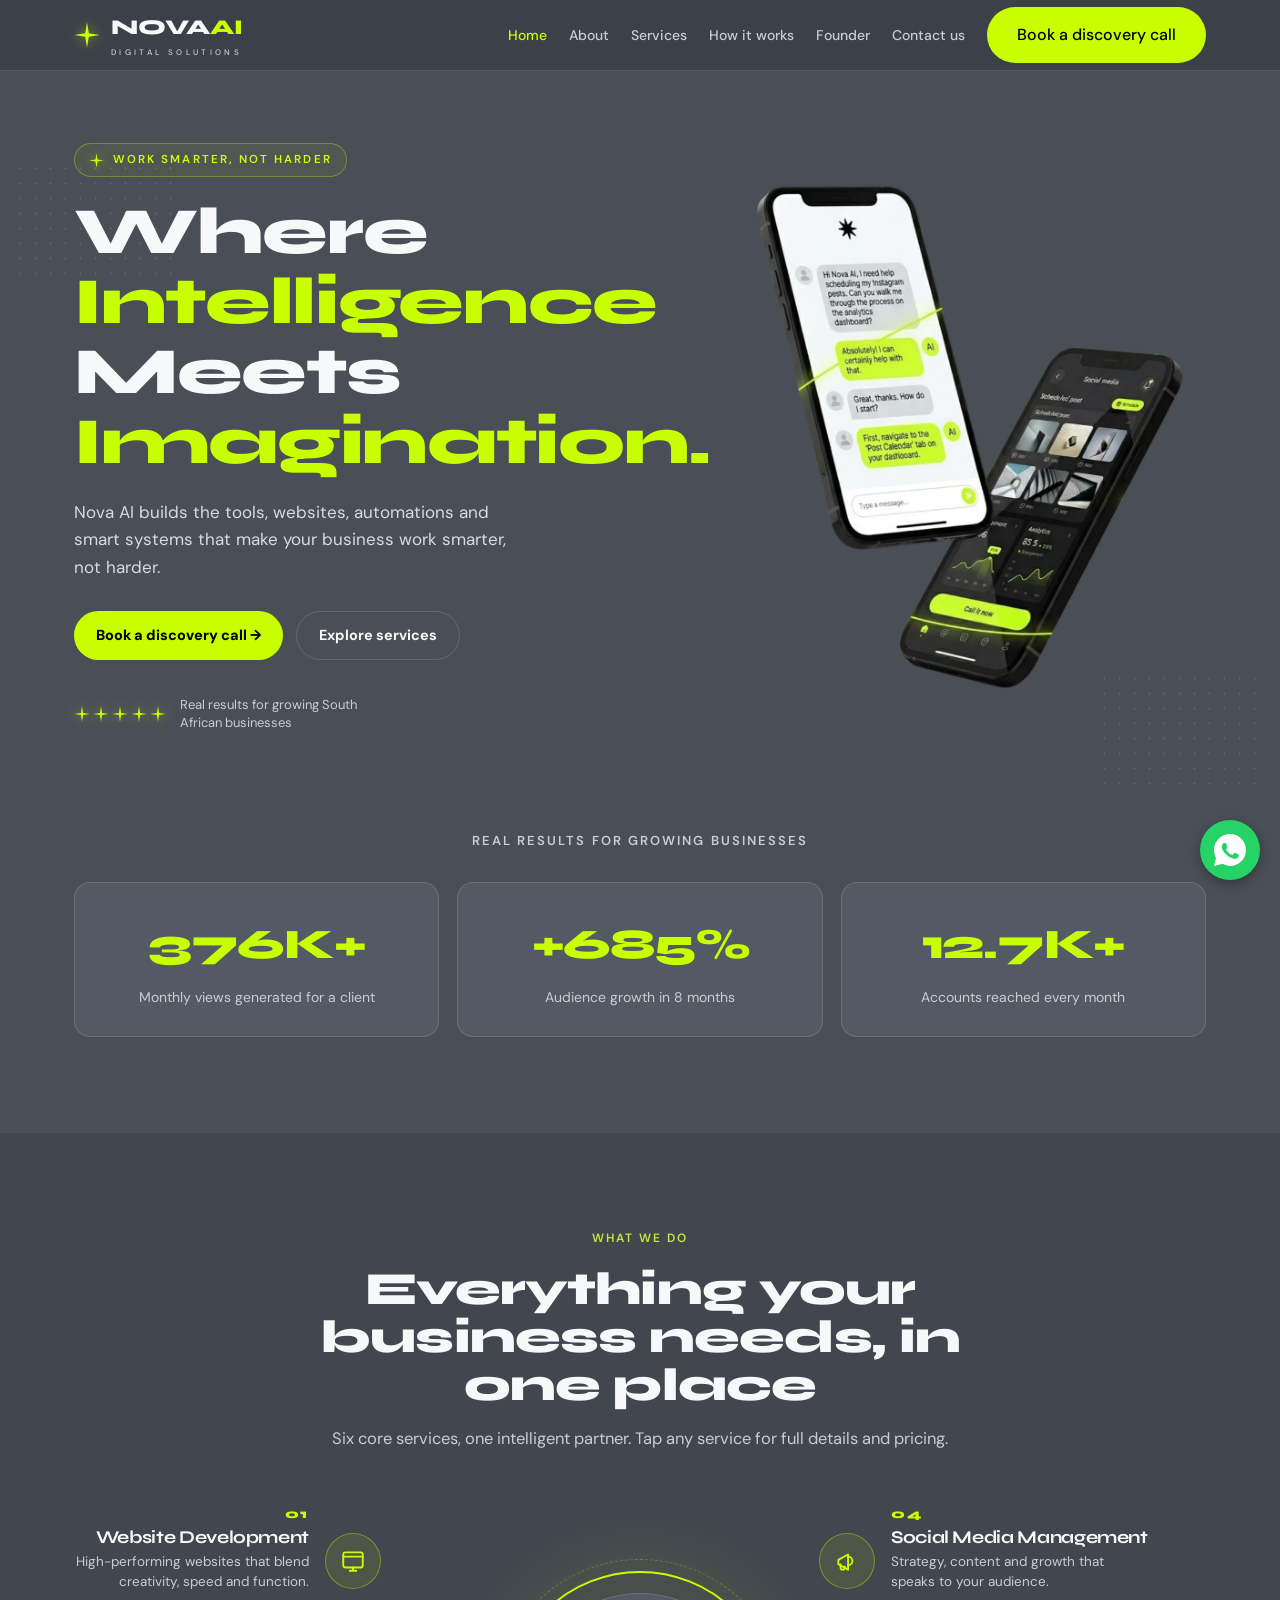
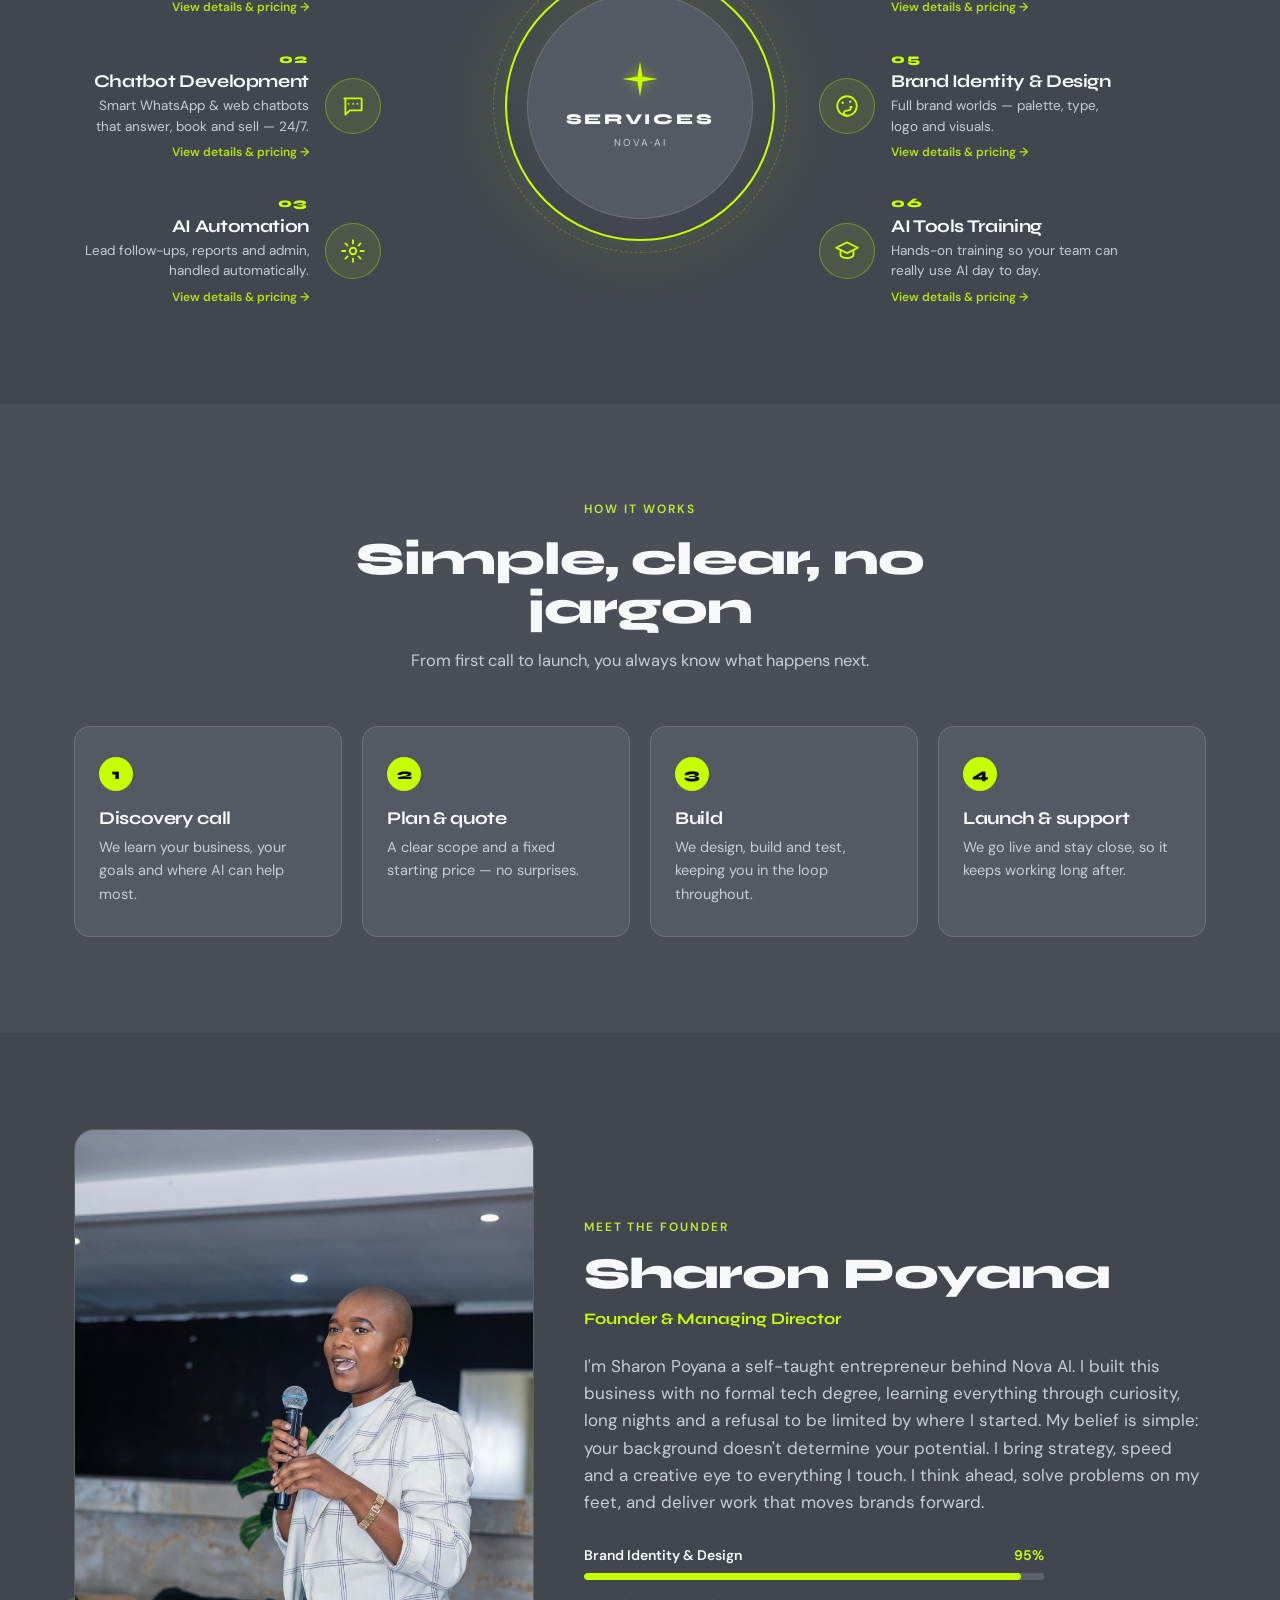
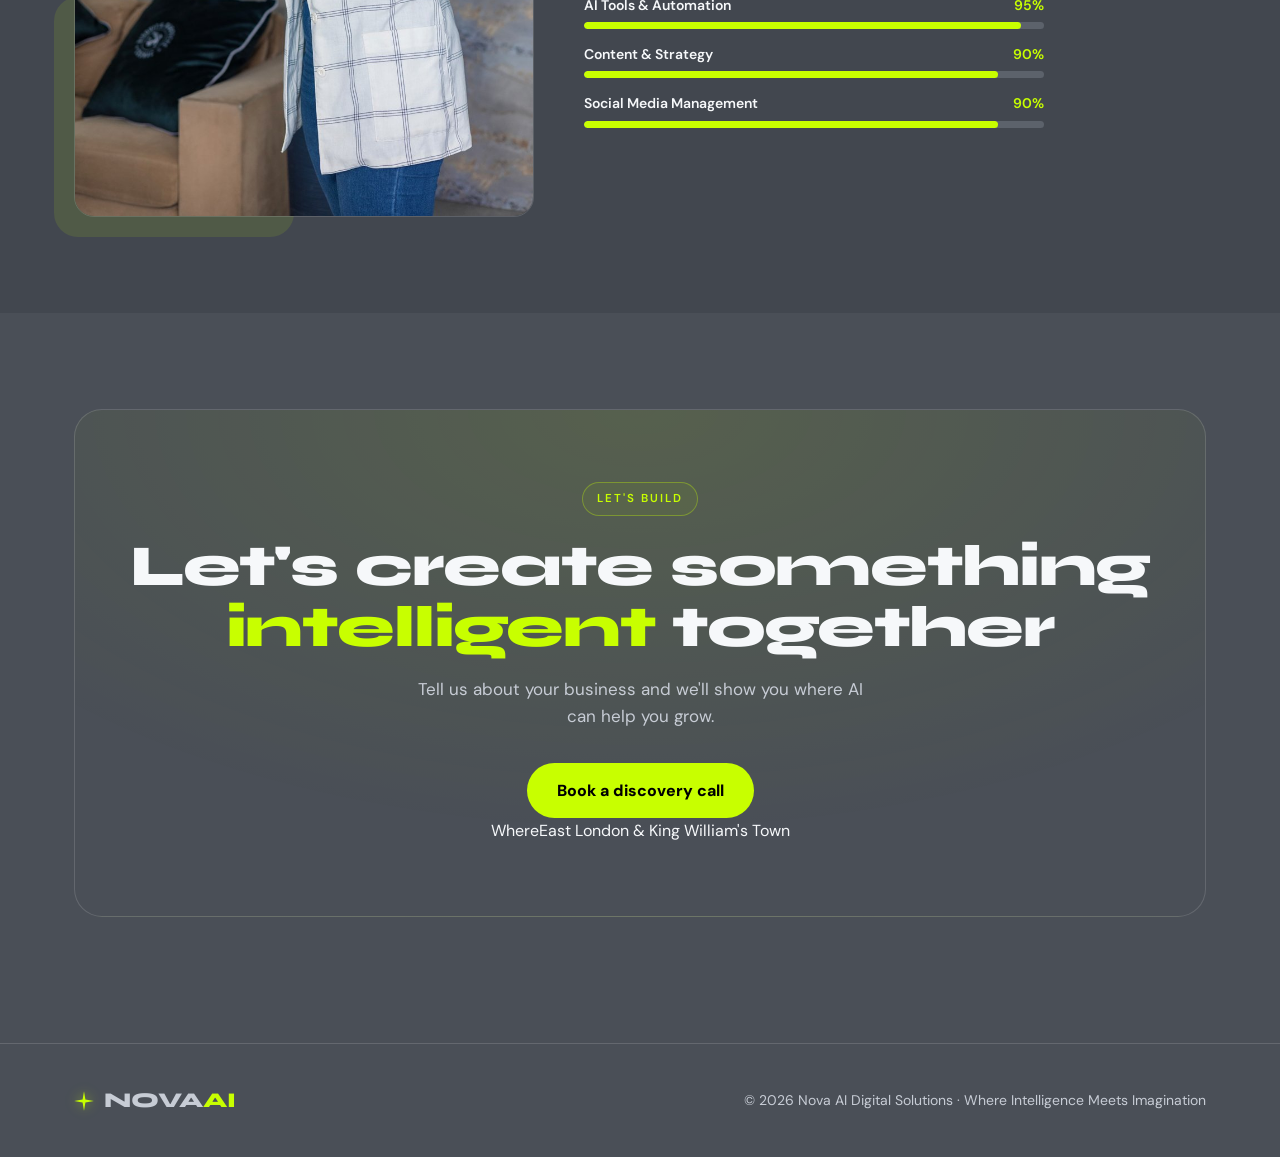
<file: index.html>
<!DOCTYPE html><html lang="en"><head>
   <link rel="icon" type="image/x-icon" href="favicon.ico">
<link rel="icon" type="image/png" sizes="32x32" href="favicon-32x32.png">
<link rel="icon" type="image/png" sizes="16x16" href="favicon-16x16.png">
<link rel="apple-touch-icon" href="apple-touch-icon.png"> 
    <meta charset="utf-8">
<meta name="viewport" content="width=device-width, initial-scale=1"><title>Nova AI Digital Solutions | Where Intelligence Meets Imagination</title>
<meta name="description" content="Nova AI builds websites, chatbots, automations and smart systems for South African businesses.">
<link rel="preconnect" href="https://fonts.googleapis.com"><link rel="preconnect" href="https://fonts.gstatic.com" crossorigin>
<link href="https://fonts.googleapis.com/css2?family=Syne:wght@600;700;800&family=DM+Sans:opsz,wght@9..40,400;9..40,500;9..40,600;9..40,700&display=swap" rel="stylesheet">
<link rel="stylesheet" href="css/styles.css"></head><body>
    <div id="page-loader" style="position:fixed;top:0;left:0;width:100%;height:100%;background:#0A0A0A;display:flex;align-items:center;justify-content:center;z-index:99999;transition:opacity 0.4s ease;">
  <img src="loader-star-final.png" alt="Loading" style="width:80px;height:80px;animation:novaSpin 1.2s linear infinite;">
</div>

<style>
@keyframes novaSpin {
  from { transform: rotate(0deg); }
  to { transform: rotate(360deg); }
}
</style>

<script>
window.addEventListener('load', function() {
  var loader = document.getElementById('page-loader');
  if (loader) {
    loader.style.opacity = '0';
    setTimeout(function() { loader.style.display = 'none'; }, 400);
  }
});
</script>
    <header><div class="wrap"><nav class="nav"><a href="index.html" class="logo"><svg class="star" width="26" height="26" viewBox="0 0 100 100"><path d="M50 1 L57 43 L99 50 L57 57 L50 99 L43 57 L1 50 L43 43 Z" fill="#C8FF00"/></svg><span>NOVA<span class="ai">AI</span><small>DIGITAL SOLUTIONS</small></span></a>
<div class="nav-links" id="nav"><a href="index.html" class="active">Home</a><a href="about.html">About</a><a href="index.html#services">Services</a><a href="index.html#how">How it works</a><a href="index.html#founder">Founder</a><a href="index.html#contact">Contact us</a>
<a class="btn btn-primary" href="https://wa.me/27713437221?text=Hi%20Nova%20AI%2C%20I%27d%20like%20to%20book%20a%20discovery%20call" style="font-size:16px;padding:15px 30px">Book a discovery call</a>
<button class="burger" id="burger" aria-label="Menu"><span></span><span></span><span></span></button>
</nav></div></header><section class="hero">
<div class="dots" style="top:90px;left:1%"></div><div class="dots" style="bottom:30px;right:1%"></div>
<div class="wrap"><div class="hero-grid"><div class="hero-left reveal">
<span class="eyebrow"><svg class="star" width="15" height="15" viewBox="0 0 100 100"><path d="M50 1 L57 43 L99 50 L57 57 L50 99 L43 57 L1 50 L43 43 Z" fill="#C8FF00"/></svg> Work smarter, not harder</span>
<h1><span class="line">Where <span class="lime">Intelligence</span></span><span class="line">Meets <span class="lime">Imagination.</span></span></h1>
<p class="lead">Nova AI builds the tools, websites, automations and smart systems that make your business work smarter, not harder.</p>
<div class="hero-cta"><a class="btn btn-primary" href="#contact">Book a discovery call &rarr;</a><a class="btn btn-ghost" href="#services">Explore services</a></div>
<div class="hero-proof"><div class="stars"><svg class="star" width="16" height="16" viewBox="0 0 100 100"><path d="M50 1 L57 43 L99 50 L57 57 L50 99 L43 57 L1 50 L43 43 Z" fill="#C8FF00"/></svg><svg class="star" width="16" height="16" viewBox="0 0 100 100"><path d="M50 1 L57 43 L99 50 L57 57 L50 99 L43 57 L1 50 L43 43 Z" fill="#C8FF00"/></svg><svg class="star" width="16" height="16" viewBox="0 0 100 100"><path d="M50 1 L57 43 L99 50 L57 57 L50 99 L43 57 L1 50 L43 43 Z" fill="#C8FF00"/></svg><svg class="star" width="16" height="16" viewBox="0 0 100 100"><path d="M50 1 L57 43 L99 50 L57 57 L50 99 L43 57 L1 50 L43 43 Z" fill="#C8FF00"/></svg><svg class="star" width="16" height="16" viewBox="0 0 100 100"><path d="M50 1 L57 43 L99 50 L57 57 L50 99 L43 57 L1 50 L43 43 Z" fill="#C8FF00"/></svg></div><div class="lbl">Real results for growing South African businesses</div></div>
</div><div class="hero-visual reveal"><img class="hero-shot" src="assets/hero.png" alt="Nova AI app showing a chatbot conversation and social media dashboard"></div></div></div></section><section class="section" style="padding-top:10px"><div class="wrap reveal">
<div class="trust-label">Real results for growing businesses</div>
<div class="stats">
<div class="stat"><div class="n">376K+</div><div class="l">Monthly views generated for a client</div></div>
<div class="stat"><div class="n">+685%</div><div class="l">Audience growth in 8 months</div></div>
<div class="stat"><div class="n">12.7K+</div><div class="l">Accounts reached every month</div></div>
</div></div></section><section class="section" id="services" style="background:var(--bg2)"><div class="wrap">
<div class="sec-head reveal"><div class="kicker">What we do</div><h2>Everything your business needs, in one place</h2><p>Six core services, one intelligent partner. Tap any service for full details and pricing.</p></div>
<div class="svc-radial"><div class="svc-col svc-left"><a class="svc-item reveal" href="service-web.html"><div class="svc-ic"><svg width="26" height="26" viewBox="0 0 24 24" fill="none" stroke="#C8FF00" stroke-width="1.7" stroke-linecap="round" stroke-linejoin="round"><rect x="3" y="4" width="18" height="14" rx="2"/><path d="M3 8h18"/><path d="M9 21h6M12 18v3"/></svg></div><div class="svc-tx"><div class="svc-no">01</div><h3>Website Development</h3><p>High-performing websites that blend creativity, speed and function.</p><span class="svc-more">View details &amp; pricing &rarr;</span></div></a><a class="svc-item reveal" href="service-chatbot.html"><div class="svc-ic"><svg width="26" height="26" viewBox="0 0 24 24" fill="none" stroke="#C8FF00" stroke-width="1.7" stroke-linecap="round" stroke-linejoin="round"><path d="M4 5h16v11H9l-4 4V5z"/><path d="M8 10h.01M12 10h.01M16 10h.01"/></svg></div><div class="svc-tx"><div class="svc-no">02</div><h3>Chatbot Development</h3><p>Smart WhatsApp &amp; web chatbots that answer, book and sell &mdash; 24/7.</p><span class="svc-more">View details &amp; pricing &rarr;</span></div></a><a class="svc-item reveal" href="service-automation.html"><div class="svc-ic"><svg width="26" height="26" viewBox="0 0 24 24" fill="none" stroke="#C8FF00" stroke-width="1.7" stroke-linecap="round" stroke-linejoin="round"><circle cx="12" cy="12" r="3"/><path d="M12 2v3M12 19v3M2 12h3M19 12h3M5 5l2 2M17 17l2 2M19 5l-2 2M7 17l-2 2"/></svg></div><div class="svc-tx"><div class="svc-no">03</div><h3>AI Automation</h3><p>Lead follow-ups, reports and admin, handled automatically.</p><span class="svc-more">View details &amp; pricing &rarr;</span></div></a></div><div class="svc-core reveal"><div class="ring"><div class="inner"><svg class="star" width="36" height="36" viewBox="0 0 100 100"><path d="M50 1 L57 43 L99 50 L57 57 L50 99 L43 57 L1 50 L43 43 Z" fill="#C8FF00"/></svg><span>SERVICES</span><small>NOVA&middot;AI</small></div></div></div><div class="svc-col svc-right"><a class="svc-item reveal" href="service-social-media.html"><div class="svc-ic"><svg width="26" height="26" viewBox="0 0 24 24" fill="none" stroke="#C8FF00" stroke-width="1.7" stroke-linecap="round" stroke-linejoin="round"><path d="M4 11v4l9 5V6l-9 5z"/><path d="M13 8c2 0 4 1.5 4 4s-2 4-4 4"/><path d="M6 15v3a2 2 0 0 0 4 0v-1"/></svg></div><div class="svc-tx"><div class="svc-no">04</div><h3>Social Media Management</h3><p>Strategy, content and growth that speaks to your audience.</p><span class="svc-more">View details &amp; pricing &rarr;</span></div></a><a class="svc-item reveal" href="service-brand.html"><div class="svc-ic"><svg width="26" height="26" viewBox="0 0 24 24" fill="none" stroke="#C8FF00" stroke-width="1.7" stroke-linecap="round" stroke-linejoin="round"><circle cx="12" cy="12" r="9"/><circle cx="8" cy="9" r="1.1" fill="#C8FF00" stroke="none"/><circle cx="15" cy="8" r="1.1" fill="#C8FF00" stroke="none"/><circle cx="16" cy="13" r="1.1" fill="#C8FF00" stroke="none"/><path d="M12 21c-2 0-3-1-3-2.5S11 16 13 16s3-1 2-3"/></svg></div><div class="svc-tx"><div class="svc-no">05</div><h3>Brand Identity &amp; Design</h3><p>Full brand worlds &mdash; palette, type, logo and visuals.</p><span class="svc-more">View details &amp; pricing &rarr;</span></div></a><a class="svc-item reveal" href="service-training.html"><div class="svc-ic"><svg width="26" height="26" viewBox="0 0 24 24" fill="none" stroke="#C8FF00" stroke-width="1.7" stroke-linecap="round" stroke-linejoin="round"><path d="M22 9L12 4 2 9l10 5 10-5z"/><path d="M6 11v5c0 1 3 2.5 6 2.5s6-1.5 6-2.5v-5"/></svg></div><div class="svc-tx"><div class="svc-no">06</div><h3>AI Tools Training</h3><p>Hands-on training so your team can really use AI day to day.</p><span class="svc-more">View details &amp; pricing &rarr;</span></div></a></div></div>
</div></section><section class="section" id="how"><div class="wrap">
<div class="sec-head reveal"><div class="kicker">How it works</div><h2>Simple, clear, no jargon</h2><p>From first call to launch, you always know what happens next.</p></div>
<div class="steps"><div class="step reveal"><div class="no">1</div><h3>Discovery call</h3><p>We learn your business, your goals and where AI can help most.</p></div><div class="step reveal"><div class="no">2</div><h3>Plan &amp; quote</h3><p>A clear scope and a fixed starting price &mdash; no surprises.</p></div><div class="step reveal"><div class="no">3</div><h3>Build</h3><p>We design, build and test, keeping you in the loop throughout.</p></div><div class="step reveal"><div class="no">4</div><h3>Launch &amp; support</h3><p>We go live and stay close, so it keeps working long after.</p></div></div></div></section><section class="section" id="founder" style="background:var(--bg2)"><div class="wrap"><div class="founder-wrap"><div class="founder">
<div class="photo reveal"><img src="assets/founder.jpg" alt="Sharon Poyana, founder of Nova AI"></div>
<div class="reveal"><div class="kicker">Meet the founder</div>
<h2>Sharon Poyana</h2><div class="sig">Founder &amp; Managing Director</div>
<p class="body">I'm Sharon Poyana a self-taught entrepreneur behind Nova AI. I built this business with no formal tech degree, learning everything through curiosity, long nights and a refusal to be limited by where I started. My belief is simple: your background doesn't determine your potential. I bring strategy, speed and a creative eye to everything I touch. I think ahead, solve problems on my feet, and deliver work that moves brands forward.</p>
<div class="skills"><div class="skill reveal"><div class="top"><span>Brand Identity &amp; Design</span><span style="color:var(--lime)">95%</span></div><div class="bar"><div class="fill" style="width:95%"></div></div></div><div class="skill reveal"><div class="top"><span>AI Tools &amp; Automation</span><span style="color:var(--lime)">95%</span></div><div class="bar"><div class="fill" style="width:95%"></div></div></div><div class="skill reveal"><div class="top"><span>Content &amp; Strategy</span><span style="color:var(--lime)">90%</span></div><div class="bar"><div class="fill" style="width:90%"></div></div></div><div class="skill reveal"><div class="top"><span>Social Media Management</span><span style="color:var(--lime)">90%</span></div><div class="bar"><div class="fill" style="width:90%"></div></div></div></div></div></div></div></div></section><section class="section" id="contact"><div class="wrap reveal"><div class="cta-band">
<span class="eyebrow">Let's build</span>
<h2 style="margin-top:20px">Let's create something <span class="lime">intelligent</span> together</h2>
<p>Tell us about your business and we'll show you where AI can help you grow.</p>
<a class="btn btn-primary" href="https://wa.me/27713437221?text=Hi%20Nova%20AI%2C%20I%27d%20like%20to%20book%20a%20discovery%20call" style="font-size:16px;padding:15px 30px">Book a discovery call</a>
<div class="ci"><span class="lab">Where</span><span class="val">East London &amp; King William's Town</span></div></div>
</div></div></section><footer><div class="wrap"><div class="foot">
<a href="index.html" style="display:flex;align-items:center;gap:10px" class="logo"><svg class="star" width="20" height="20" viewBox="0 0 100 100"><path d="M50 1 L57 43 L99 50 L57 57 L50 99 L43 57 L1 50 L43 43 Z" fill="#C8FF00"/></svg><span style="font-family:Syne;font-weight:800">NOVA<span style="color:var(--lime)">AI</span></span></a>
<div>&copy; 2026 Nova AI Digital Solutions &middot; Where Intelligence Meets Imagination</div>
<a href="https://wa.me/27713437221?text=Hi%20Nova%20AI%2C%20I%27d%20like%20to%20chat" 
   target="_blank" 
   style="position:fixed;bottom:20px;right:20px;background:#25D366;width:60px;height:60px;border-radius:50%;display:flex;align-items:center;justify-content:center;box-shadow:0 4px 12px rgba(0,0,0,0.3);z-index:9999;">
  <svg width="32" height="32" viewBox="0 0 24 24" fill="white">
    <path d="M12 0C5.373 0 0 5.373 0 12c0 2.121.553 4.114 1.522 5.84L0 24l6.335-1.652A11.95 11.95 0 0012 24c6.627 0 12-5.373 12-12S18.627 0 12 0zm6.29 16.99c-.263.738-1.517 1.41-2.096 1.492-.536.078-1.221.11-1.97-.124-.454-.14-1.037-.33-1.784-.646-3.14-1.356-5.19-4.52-5.348-4.73-.157-.21-1.28-1.703-1.28-3.25 0-1.547.812-2.31 1.1-2.626.288-.315.63-.393.84-.393.21 0 .42.002.604.011.194.01.454-.074.71.542.263.63.892 2.18.972 2.34.08.157.132.34.026.55-.105.21-.157.34-.315.524-.157.184-.33.41-.472.55-.157.157-.32.328-.137.643.184.315.816 1.348 1.752 2.184 1.203 1.073 2.218 1.406 2.533 1.564.315.157.5.13.683-.078.184-.21.79-.92.998-1.235.21-.315.42-.262.71-.157.288.105 1.83.863 2.144 1.02.315.157.525.235.605.367.078.132.078.762-.184 1.5z"/>
  </svg>
</a></div></div></footer><script src="js/main.js"></script>
</body></html>
</file>
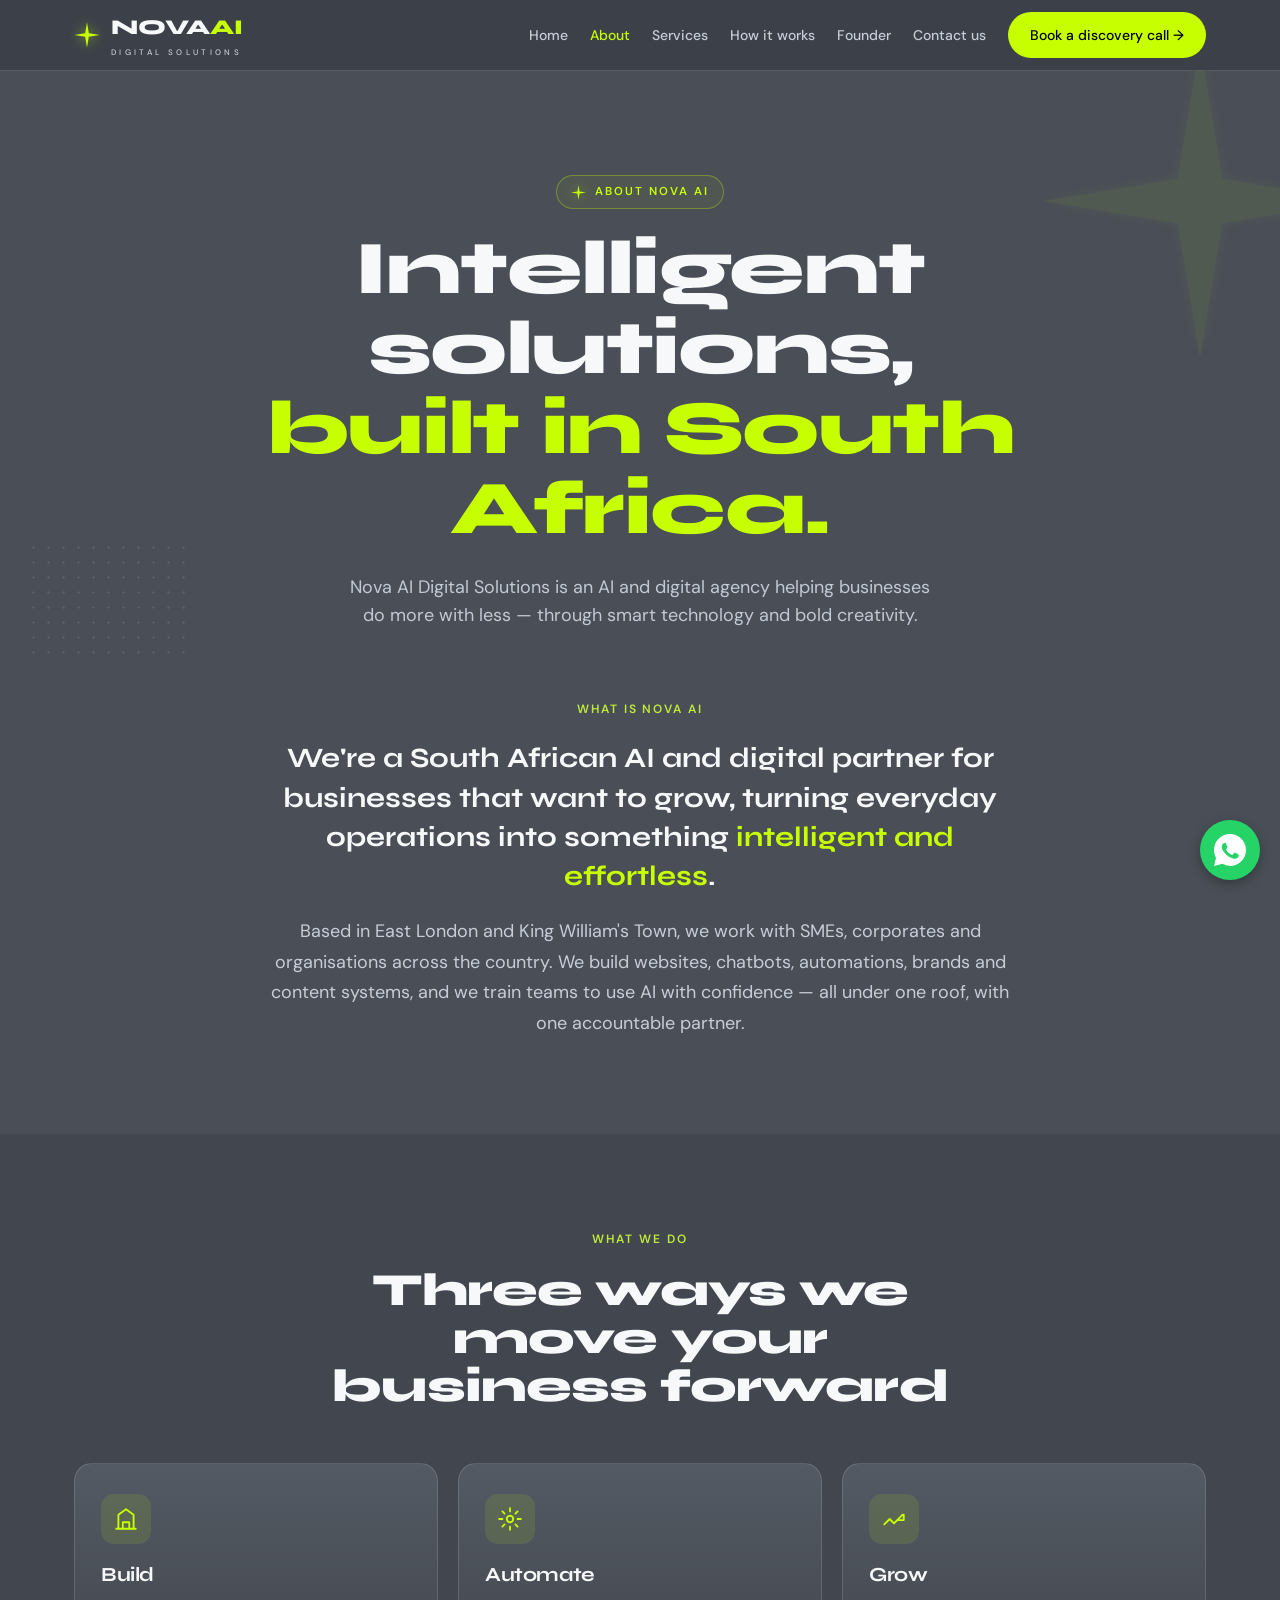
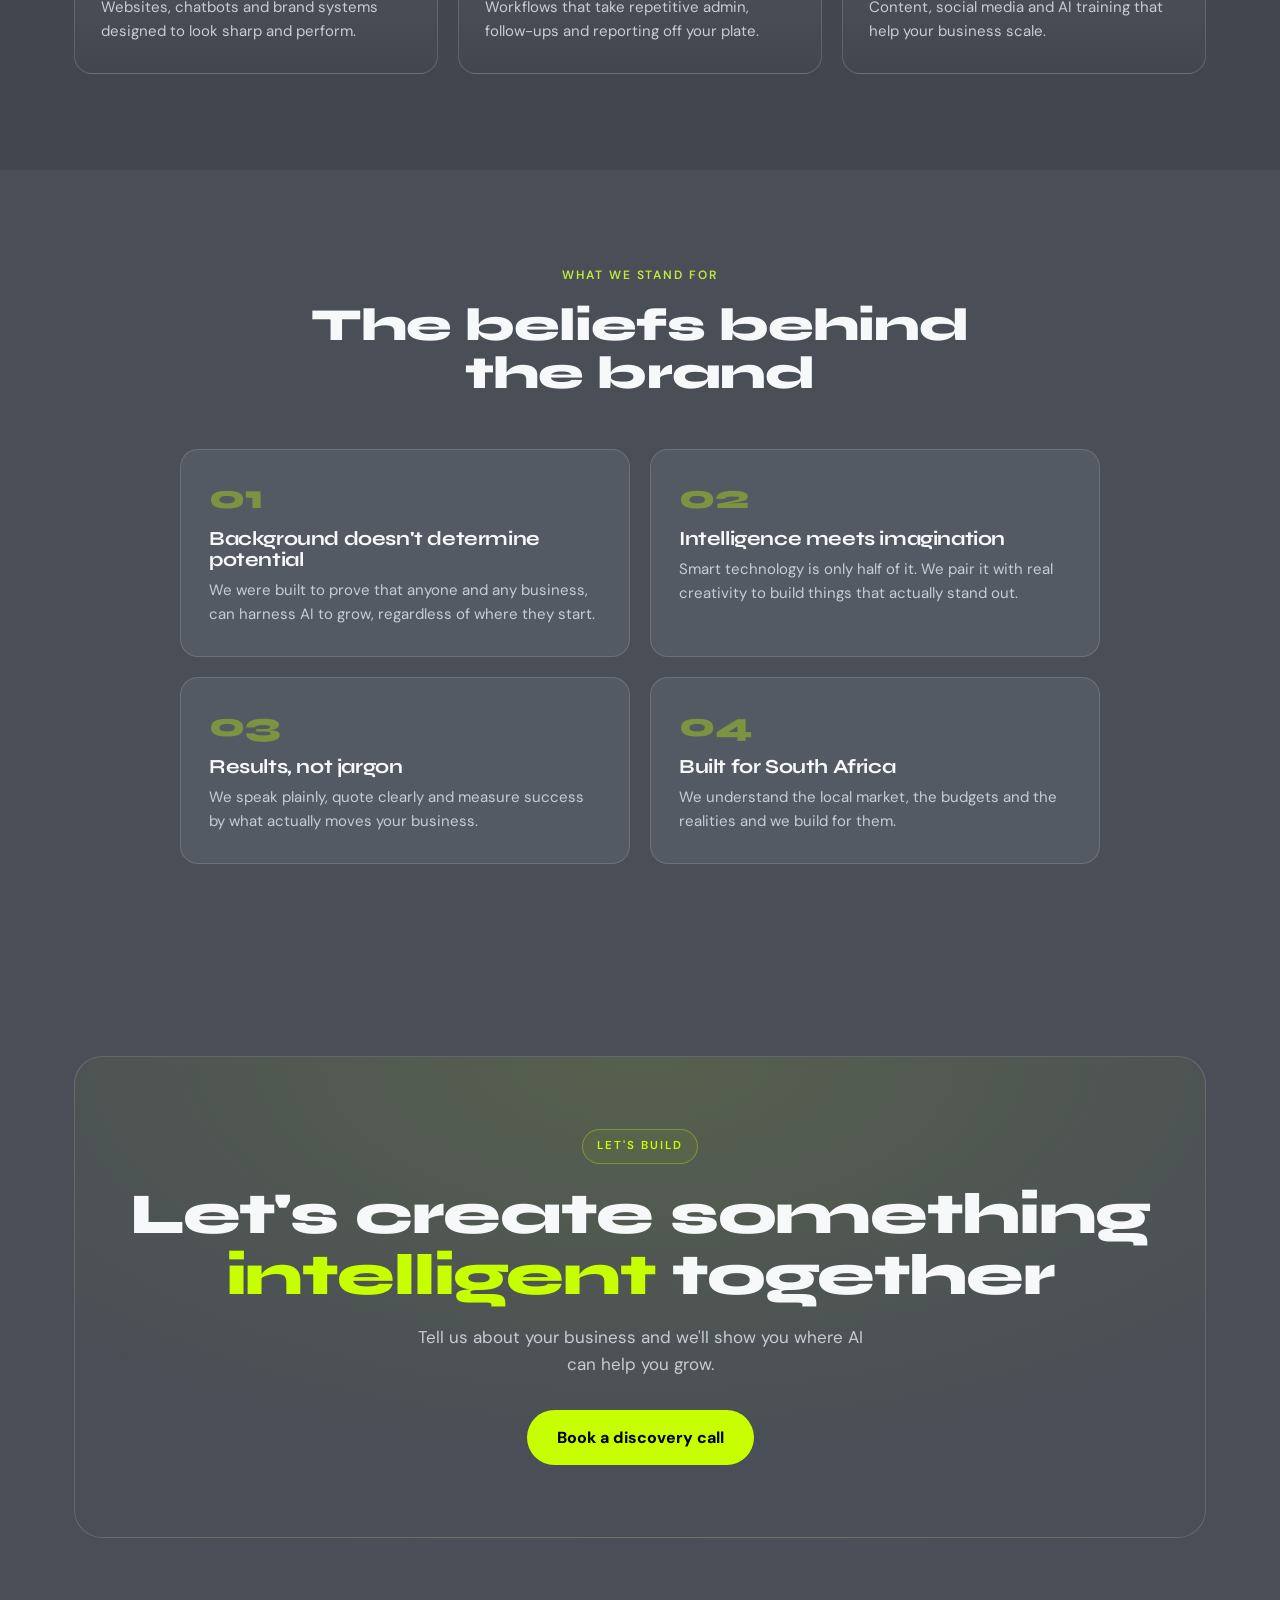
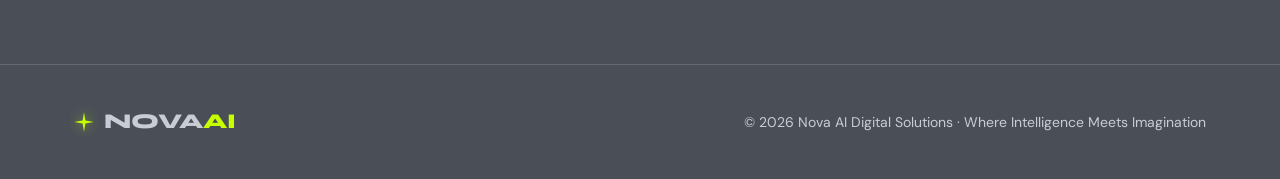
<file: about.html>
<!DOCTYPE html><html lang="en"><head>
  <link rel="icon" type="image/x-icon" href="favicon.ico">
<link rel="icon" type="image/png" sizes="32x32" href="favicon-32x32.png">
<link rel="icon" type="image/png" sizes="16x16" href="favicon-16x16.png">
<link rel="apple-touch-icon" href="apple-touch-icon.png">
  <meta charset="utf-8">
<meta name="viewport" content="width=device-width, initial-scale=1"><title>About Nova AI | Nova AI Digital Solutions</title>
<meta name="description" content="What Nova AI is, what it does, and what it stands for.">
<link rel="preconnect" href="https://fonts.googleapis.com"><link rel="preconnect" href="https://fonts.gstatic.com" crossorigin>
<link href="https://fonts.googleapis.com/css2?family=Syne:wght@600;700;800&family=DM+Sans:opsz,wght@9..40,400;9..40,500;9..40,600;9..40,700&display=swap" rel="stylesheet">
<link rel="stylesheet" href="css/styles.css"></head><body>
  <div id="page-loader" style="position:fixed;top:0;left:0;width:100%;height:100%;background:#0A0A0A;display:flex;align-items:center;justify-content:center;z-index:99999;transition:opacity 0.4s ease;">
  <img src="loader-star-final.png" alt="Loading" style="width:80px;height:80px;animation:novaSpin 1.2s linear infinite;">
</div>

<style>
@keyframes novaSpin {
  from { transform: rotate(0deg); }
  to { transform: rotate(360deg); }
}
</style>

<script>
window.addEventListener('load', function() {
  var loader = document.getElementById('page-loader');
  if (loader) {
    loader.style.opacity = '0';
    setTimeout(function() { loader.style.display = 'none'; }, 400);
  }
});
</script>
  <header><div class="wrap"><nav class="nav"><a href="index.html" class="logo"><svg class="star" width="26" height="26" viewBox="0 0 100 100"><path d="M50 1 L57 43 L99 50 L57 57 L50 99 L43 57 L1 50 L43 43 Z" fill="#C8FF00"/></svg><span>NOVA<span class="ai">AI</span><small>DIGITAL SOLUTIONS</small></span></a>
<div class="nav-links" id="nav"><a href="index.html">Home</a><a href="about.html" class="active">About</a><a href="index.html#services">Services</a><a href="index.html#how">How it works</a><a href="index.html#founder">Founder</a><a href="index.html#contact">Contact us</a>
<a class="btn btn-primary" href="index.html#contact">Book a discovery call &rarr;</a></div>
<button class="burger" id="burger" aria-label="Menu"><span></span><span></span><span></span></button>
</nav></div></header><section class="page-hero"><svg class="star bgstar"  viewBox="0 0 100 100"><path d="M50 1 L57 43 L99 50 L57 57 L50 99 L43 57 L1 50 L43 43 Z" fill="#C8FF00"/></svg>
<div class="dots" style="bottom:0;left:2%"></div>
<div class="wrap reveal" style="position:relative;z-index:2;text-align:center">
<span class="eyebrow"><svg class="star" width="15" height="15" viewBox="0 0 100 100"><path d="M50 1 L57 43 L99 50 L57 57 L50 99 L43 57 L1 50 L43 43 Z" fill="#C8FF00"/></svg> About Nova AI</span>
<h1>Intelligent solutions,<br><span class="lime">built in South Africa.</span></h1>
<p>Nova AI Digital Solutions is an AI and digital agency helping businesses do more with less &mdash; through smart technology and bold creativity.</p>
</div></section><section class="section" style="padding-top:40px"><div class="wrap reveal"><div class="prose">
<div class="kicker" style="font-size:12px;font-weight:600;letter-spacing:.16em;text-transform:uppercase;color:var(--lime-dim);margin-bottom:14px">What is Nova AI</div>
<p class="big">We're a South African AI and digital partner for businesses that want to grow,  turning everyday operations into something <em>intelligent and effortless</em>.</p>
<p>Based in East London and King William's Town, we work with SMEs, corporates and organisations across the country. We build websites, chatbots, automations, brands and content systems, and we train teams to use AI with confidence &mdash; all under one roof, with one accountable partner.</p>
</div></div></section><section class="section" style="background:var(--bg2)"><div class="wrap">
<div class="sec-head reveal"><div class="kicker">What we do</div><h2>Three ways we move your business forward</h2></div>
<div class="cards"><div class="card reveal"><div class="ic"><svg width="26" height="26" viewBox="0 0 24 24" fill="none" stroke="#C8FF00" stroke-width="1.7" stroke-linecap="round" stroke-linejoin="round"><path d="M3 21h18M5 21V8l7-5 7 5v13M9 21v-6h6v6"/></svg></div><h3>Build</h3><p>Websites, chatbots and brand systems designed to look sharp and perform.</p></div><div class="card reveal"><div class="ic"><svg width="26" height="26" viewBox="0 0 24 24" fill="none" stroke="#C8FF00" stroke-width="1.7" stroke-linecap="round" stroke-linejoin="round"><circle cx="12" cy="12" r="3"/><path d="M12 2v3M12 19v3M2 12h3M19 12h3M5 5l2 2M17 17l2 2M19 5l-2 2M7 17l-2 2"/></svg></div><h3>Automate</h3><p>Workflows that take repetitive admin, follow-ups and reporting off your plate.</p></div><div class="card reveal"><div class="ic"><svg width="26" height="26" viewBox="0 0 24 24" fill="none" stroke="#C8FF00" stroke-width="1.7" stroke-linecap="round" stroke-linejoin="round"><path d="M3 17l5-5 4 4 8-8M21 8v5h-5"/></svg></div><h3>Grow</h3><p>Content, social media and AI training that help your business scale.</p></div></div></div></section><section class="section"><div class="wrap">
<div class="sec-head reveal"><div class="kicker">What we stand for</div><h2>The beliefs behind the brand</h2></div>
<div class="vgrid"><div class="vcard reveal"><div class="vno">01</div><h3>Background doesn't determine potential</h3><p>We were built to prove that anyone and any business, can harness AI to grow, regardless of where they start.</p></div><div class="vcard reveal"><div class="vno">02</div><h3>Intelligence meets imagination</h3><p>Smart technology is only half of it. We pair it with real creativity to build things that actually stand out.</p></div><div class="vcard reveal"><div class="vno">03</div><h3>Results, not jargon</h3><p>We speak plainly, quote clearly and measure success by what actually moves your business.</p></div><div class="vcard reveal"><div class="vno">04</div><h3>Built for South Africa</h3><p>We understand the local market, the budgets and the realities  and we build for them.</p></div></div></div></section><section class="section"><div class="wrap reveal"><div class="cta-band">
<span class="eyebrow">Let's build</span>
<h2 style="margin-top:20px">Let's create something <span class="lime">intelligent</span> together</h2>
<p>Tell us about your business and we'll show you where AI can help you grow.</p>
<a class="btn btn-primary" href="https://wa.me/27713437221?text=Hi%20Nova%20AI%2C%20I%27d%20like%20to%20book%20a%20discovery%20call" style="font-size:16px;padding:15px 30px">Book a discovery call</a>
</div></div></section><footer><div class="wrap"><div class="foot">
<a href="index.html" style="display:flex;align-items:center;gap:10px" class="logo"><svg class="star" width="20" height="20" viewBox="0 0 100 100"><path d="M50 1 L57 43 L99 50 L57 57 L50 99 L43 57 L1 50 L43 43 Z" fill="#C8FF00"/></svg><span style="font-family:Syne;font-weight:800">NOVA<span style="color:var(--lime)">AI</span></span></a>
<div>&copy; 2026 Nova AI Digital Solutions &middot; Where Intelligence Meets Imagination</div>
</div></div></footer><script src="js/main.js"></script>
<a href="https://wa.me/27713437221?text=Hi%20Nova%20AI%2C%20I%27d%20like%20to%20chat" 
   target="_blank" 
   style="position:fixed;bottom:20px;right:20px;background:#25D366;width:60px;height:60px;border-radius:50%;display:flex;align-items:center;justify-content:center;box-shadow:0 4px 12px rgba(0,0,0,0.3);z-index:9999;">
  <svg width="32" height="32" viewBox="0 0 24 24" fill="white">
    <path d="M12 0C5.373 0 0 5.373 0 12c0 2.121.553 4.114 1.522 5.84L0 24l6.335-1.652A11.95 11.95 0 0012 24c6.627 0 12-5.373 12-12S18.627 0 12 0zm6.29 16.99c-.263.738-1.517 1.41-2.096 1.492-.536.078-1.221.11-1.97-.124-.454-.14-1.037-.33-1.784-.646-3.14-1.356-5.19-4.52-5.348-4.73-.157-.21-1.28-1.703-1.28-3.25 0-1.547.812-2.31 1.1-2.626.288-.315.63-.393.84-.393.21 0 .42.002.604.011.194.01.454-.074.71.542.263.63.892 2.18.972 2.34.08.157.132.34.026.55-.105.21-.157.34-.315.524-.157.184-.33.41-.472.55-.157.157-.32.328-.137.643.184.315.816 1.348 1.752 2.184 1.203 1.073 2.218 1.406 2.533 1.564.315.157.5.13.683-.078.184-.21.79-.92.998-1.235.21-.315.42-.262.71-.157.288.105 1.83.863 2.144 1.02.315.157.525.235.605.367.078.132.078.762-.184 1.5z"/>
  </svg>
</a>
</body></html>
</file>
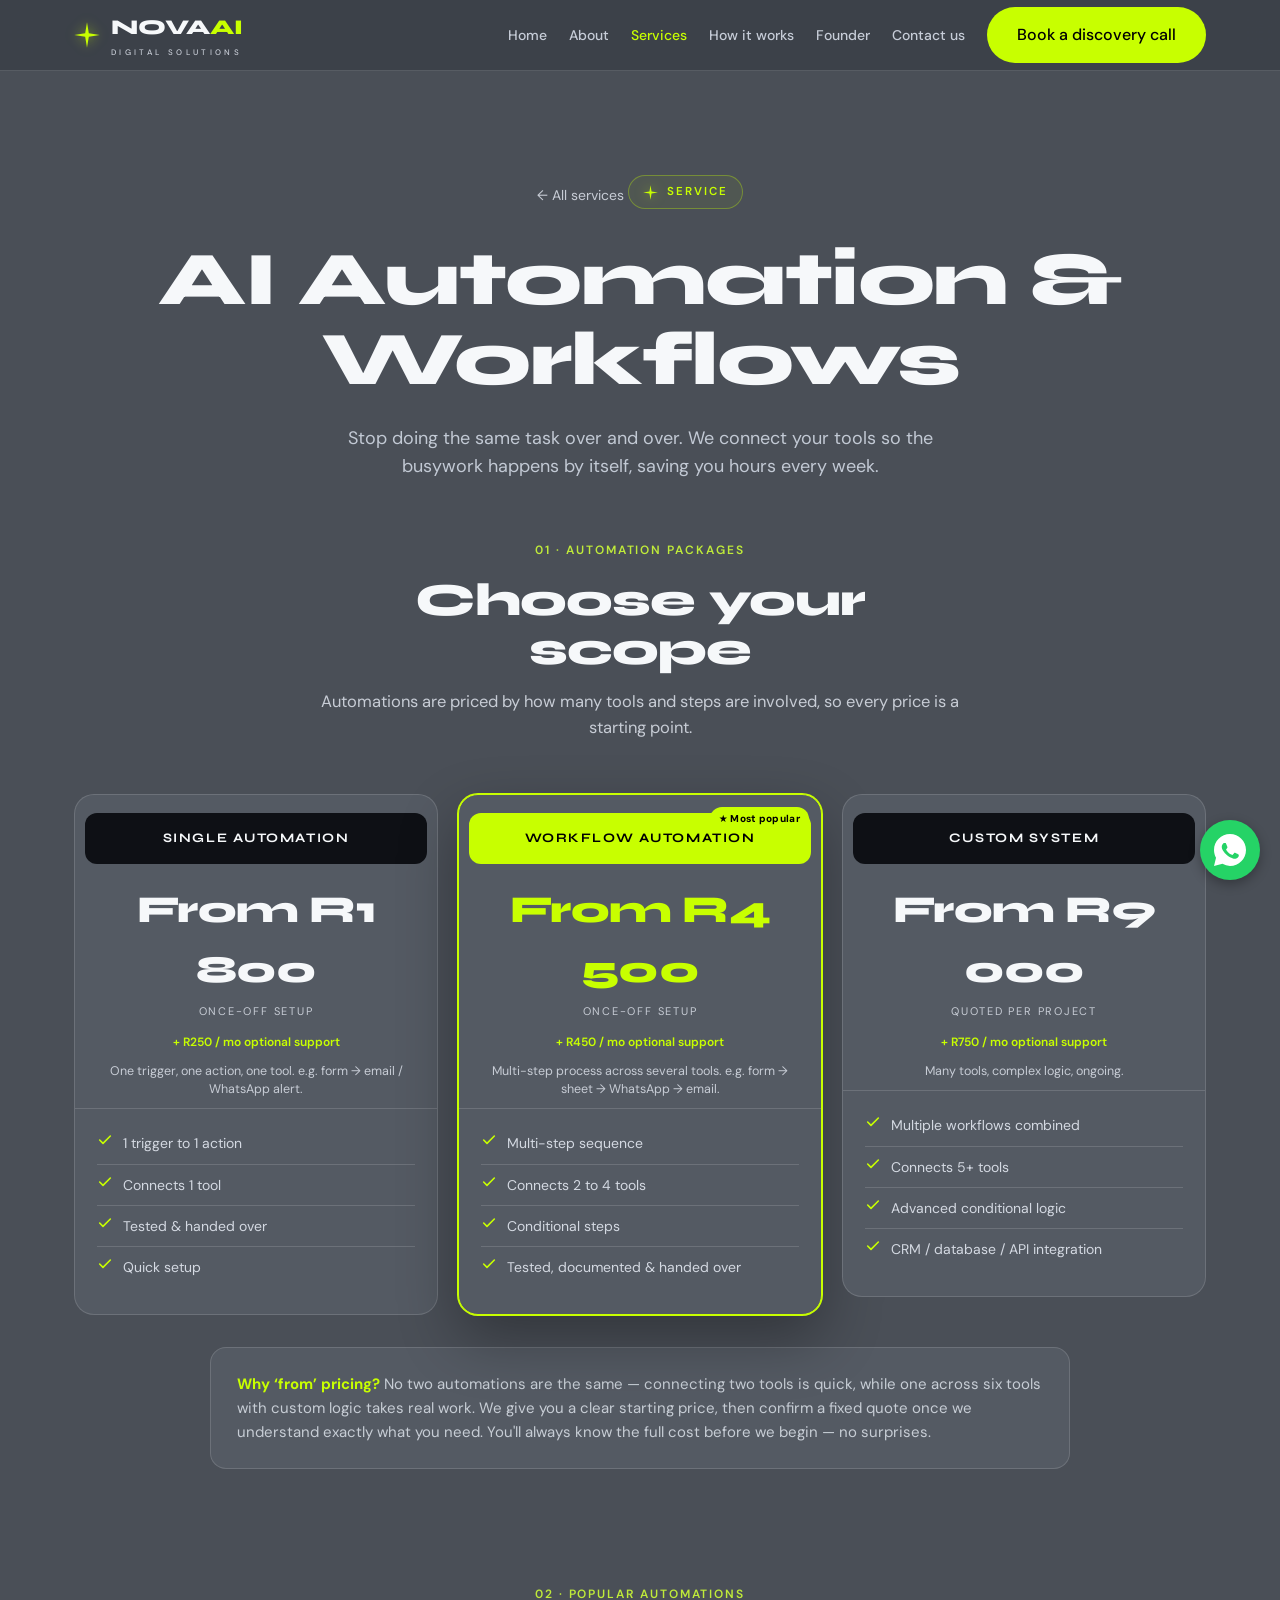
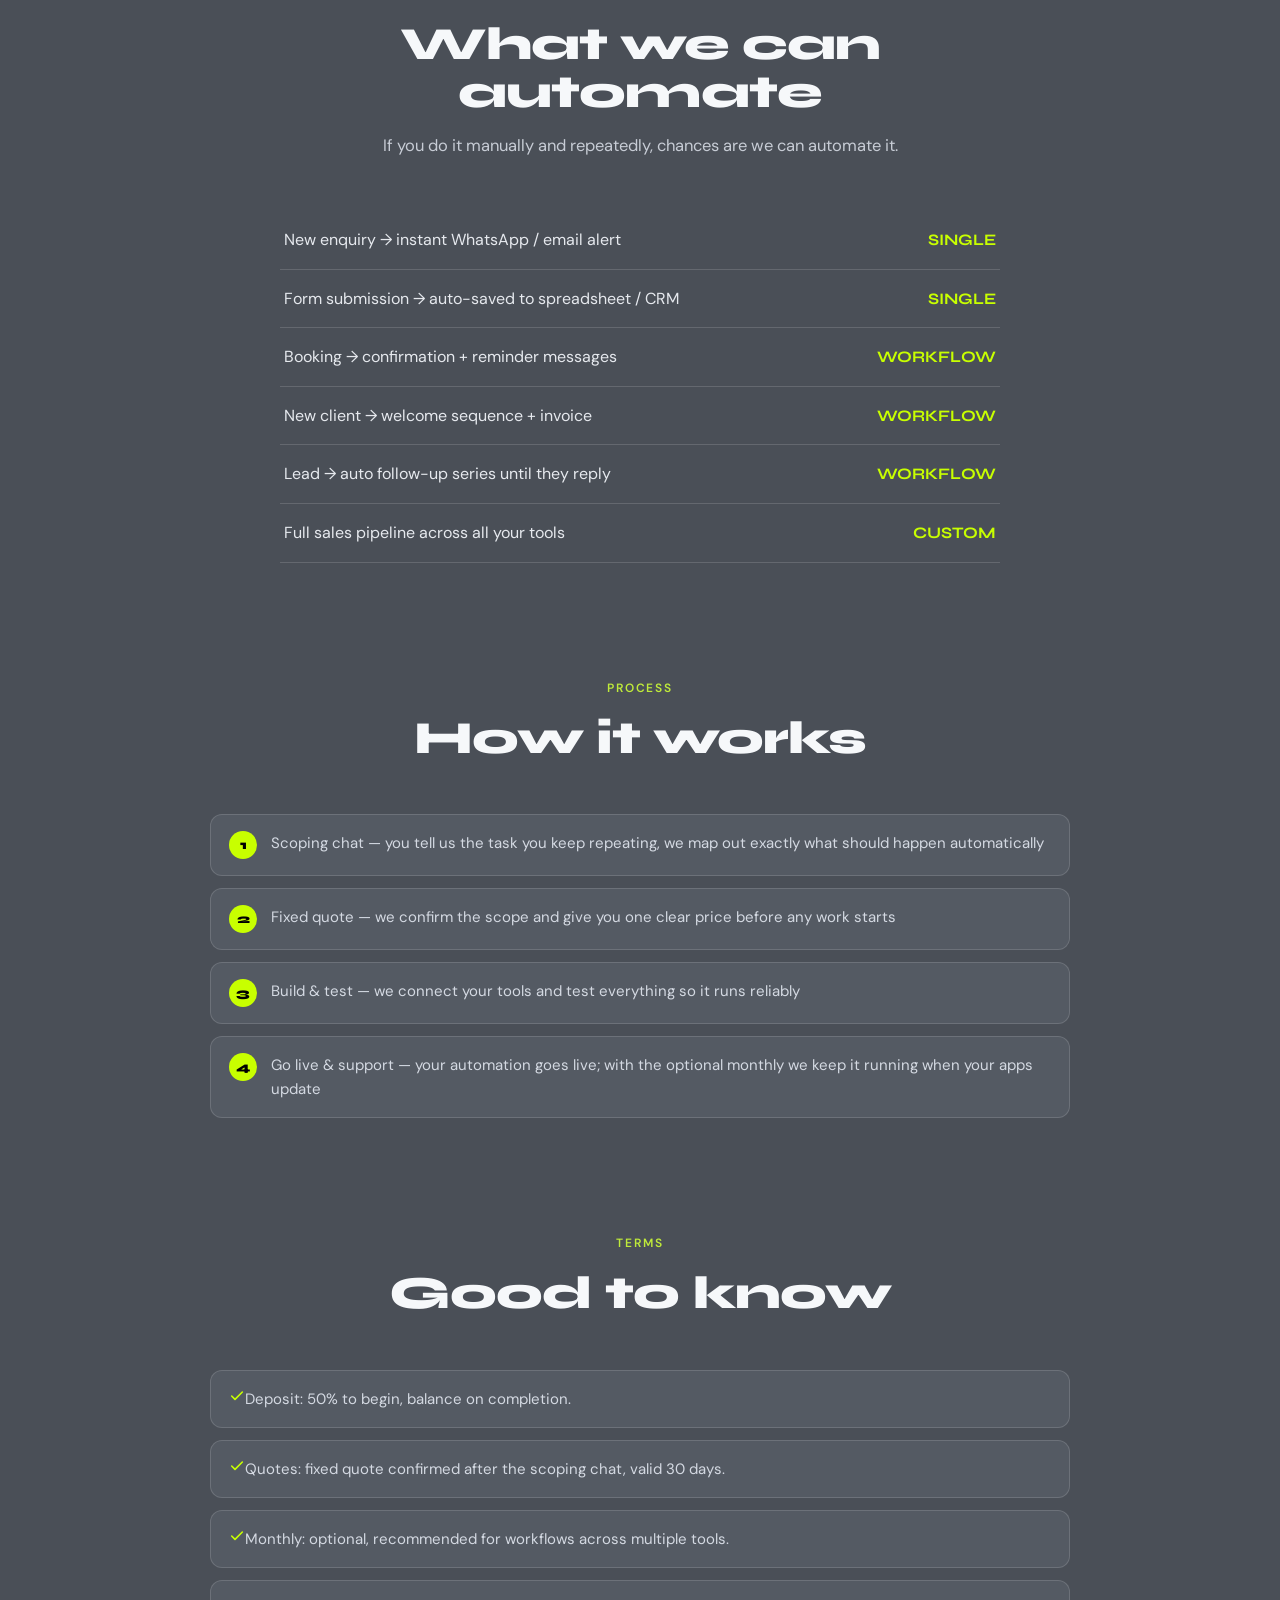
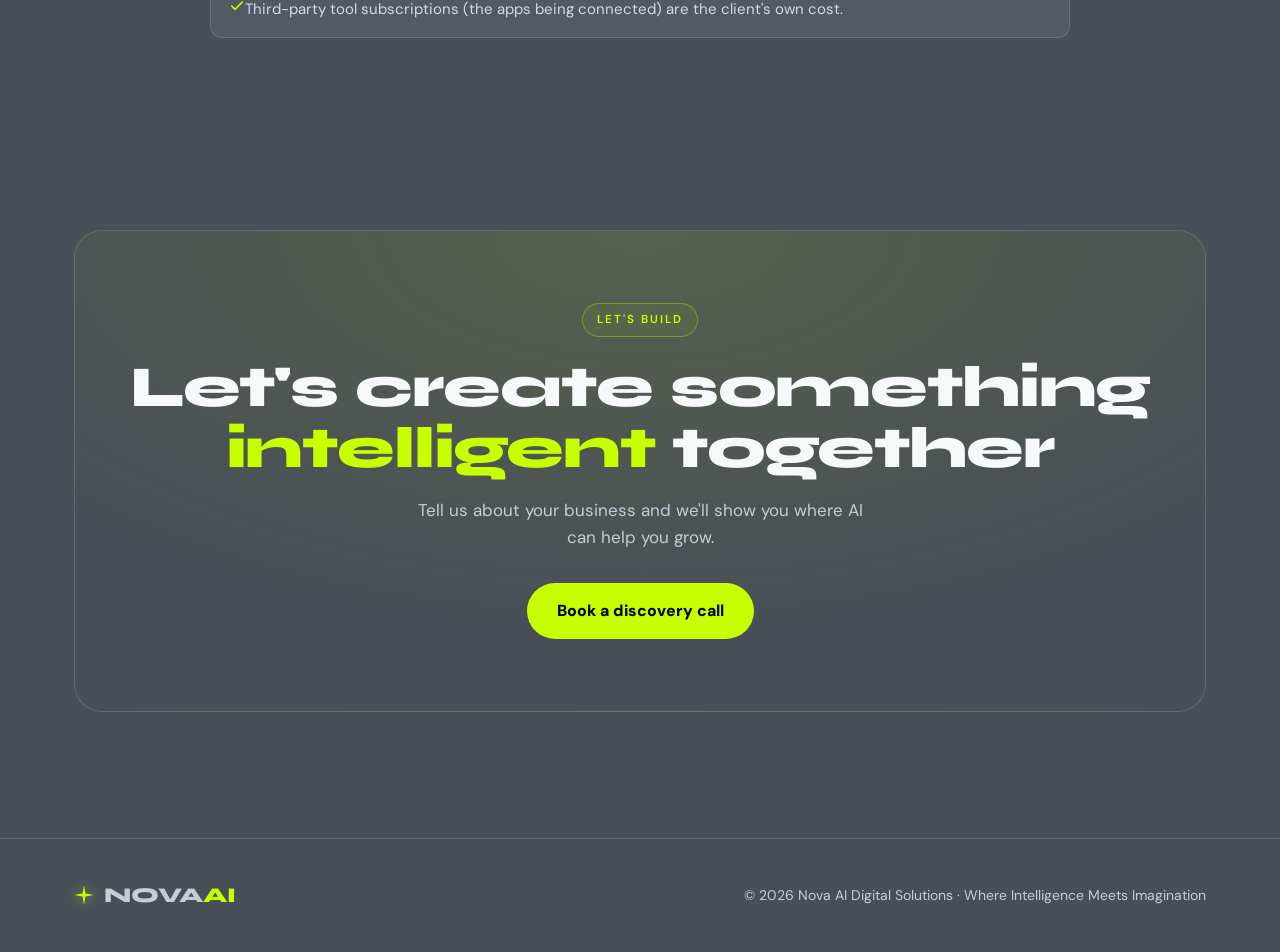
<file: service-automation.html>
<!DOCTYPE html><html lang="en"><head>
  <link rel="icon" type="image/x-icon" href="favicon.ico">
<link rel="icon" type="image/png" sizes="32x32" href="favicon-32x32.png">
<link rel="icon" type="image/png" sizes="16x16" href="favicon-16x16.png">
<link rel="apple-touch-icon" href="apple-touch-icon.png">
  <meta charset="utf-8">
<meta name="viewport" content="width=device-width, initial-scale=1"><title>AI Automation and Workflows | Nova AI</title>
<meta name="description" content="Stop doing the same task over and over. We connect your tools so the busywork happens by itself - saving you hours every week.">
<link rel="preconnect" href="https://fonts.googleapis.com"><link rel="preconnect" href="https://fonts.gstatic.com" crossorigin>
<link href="https://fonts.googleapis.com/css2?family=Syne:wght@600;700;800&family=DM+Sans:opsz,wght@9..40,400;9..40,500;9..40,600;9..40,700&display=swap" rel="stylesheet">
<link rel="stylesheet" href="css/styles.css"></head><body>
  <div id="page-loader" style="position:fixed;top:0;left:0;width:100%;height:100%;background:#0A0A0A;display:flex;align-items:center;justify-content:center;z-index:99999;transition:opacity 0.4s ease;">
  <img src="loader-star-final.png" alt="Loading" style="width:80px;height:80px;animation:novaSpin 1.2s linear infinite;">
</div>

<style>
@keyframes novaSpin {
  from { transform: rotate(0deg); }
  to { transform: rotate(360deg); }
}
</style>

<script>
window.addEventListener('load', function() {
  var loader = document.getElementById('page-loader');
  if (loader) {
    loader.style.opacity = '0';
    setTimeout(function() { loader.style.display = 'none'; }, 400);
  }
});
</script>
  <header><div class="wrap"><nav class="nav"><a href="index.html" class="logo"><svg class="star" width="26" height="26" viewBox="0 0 100 100"><path d="M50 1 L57 43 L99 50 L57 57 L50 99 L43 57 L1 50 L43 43 Z" fill="#C8FF00"/></svg><span>NOVA<span class="ai">AI</span><small>DIGITAL SOLUTIONS</small></span></a>
<div class="nav-links" id="nav"><a href="index.html">Home</a><a href="about.html">About</a><a href="index.html#services" class="active">Services</a><a href="index.html#how">How it works</a><a href="index.html#founder">Founder</a><a href="index.html#contact">Contact us</a>
<a class="btn btn-primary" href="https://wa.me/27713437221?text=Hi%20Nova%20AI%2C%20I%27d%20like%20to%20book%20a%20discovery%20call" style="font-size:16px;padding:15px 30px">Book a discovery call</a>
<button class="burger" id="burger" aria-label="Menu"><span></span><span></span><span></span></button>
</nav></div></header><section class="page-hero"><div class="wrap reveal" style="position:relative;z-index:2;text-align:center">
<a class="backlink" href="index.html#services">&larr; All services</a>
<span class="eyebrow"><svg class="star" width="15" height="15" viewBox="0 0 100 100"><path d="M50 1 L57 43 L99 50 L57 57 L50 99 L43 57 L1 50 L43 43 Z" fill="#C8FF00"/></svg> Service</span><h1>AI Automation &amp; Workflows</h1><p>Stop doing the same task over and over. We connect your tools so the busywork happens by itself, saving you hours every week.</p></div></section><section class="section" style="padding-top:30px"><div class="wrap">
<div class="sec-head reveal"><div class="kicker">01 &middot; Automation packages</div><h2>Choose your scope</h2><p>Automations are priced by how many tools and steps are involved, so every price is a starting point.</p></div>
<div class="pricing"><div class="ptier reveal"><div class="ph">SINGLE AUTOMATION</div><div class="price">From R1 800</div><div class="per">once-off setup</div><div class="pmo">+ R250 / mo optional support</div><div class="pbest">One trigger, one action, one tool. e.g. form → email / WhatsApp alert.</div><ul><li><svg class="ck" width="16" height="16" viewBox="0 0 24 24" fill="none" stroke="#C8FF00" stroke-width="2.4" stroke-linecap="round" stroke-linejoin="round"><path d="M20 6L9 17l-5-5"/></svg><span>1 trigger to 1 action</span></li><li><svg class="ck" width="16" height="16" viewBox="0 0 24 24" fill="none" stroke="#C8FF00" stroke-width="2.4" stroke-linecap="round" stroke-linejoin="round"><path d="M20 6L9 17l-5-5"/></svg><span>Connects 1 tool</span></li><li><svg class="ck" width="16" height="16" viewBox="0 0 24 24" fill="none" stroke="#C8FF00" stroke-width="2.4" stroke-linecap="round" stroke-linejoin="round"><path d="M20 6L9 17l-5-5"/></svg><span>Tested &amp; handed over</span></li><li><svg class="ck" width="16" height="16" viewBox="0 0 24 24" fill="none" stroke="#C8FF00" stroke-width="2.4" stroke-linecap="round" stroke-linejoin="round"><path d="M20 6L9 17l-5-5"/></svg><span>Quick setup</span></li></ul></div><div class="ptier pop reveal"><div class="ribbon">&starf; Most popular</div><div class="ph">WORKFLOW AUTOMATION</div><div class="price">From R4 500</div><div class="per">once-off setup</div><div class="pmo">+ R450 / mo optional support</div><div class="pbest">Multi-step process across several tools. e.g. form → sheet → WhatsApp → email.</div><ul><li><svg class="ck" width="16" height="16" viewBox="0 0 24 24" fill="none" stroke="#C8FF00" stroke-width="2.4" stroke-linecap="round" stroke-linejoin="round"><path d="M20 6L9 17l-5-5"/></svg><span>Multi-step sequence</span></li><li><svg class="ck" width="16" height="16" viewBox="0 0 24 24" fill="none" stroke="#C8FF00" stroke-width="2.4" stroke-linecap="round" stroke-linejoin="round"><path d="M20 6L9 17l-5-5"/></svg><span>Connects 2 to 4 tools</span></li><li><svg class="ck" width="16" height="16" viewBox="0 0 24 24" fill="none" stroke="#C8FF00" stroke-width="2.4" stroke-linecap="round" stroke-linejoin="round"><path d="M20 6L9 17l-5-5"/></svg><span>Conditional steps</span></li><li><svg class="ck" width="16" height="16" viewBox="0 0 24 24" fill="none" stroke="#C8FF00" stroke-width="2.4" stroke-linecap="round" stroke-linejoin="round"><path d="M20 6L9 17l-5-5"/></svg><span>Tested, documented &amp; handed over</span></li></ul></div><div class="ptier reveal"><div class="ph">CUSTOM SYSTEM</div><div class="price">From R9 000</div><div class="per">quoted per project</div><div class="pmo">+ R750 / mo optional support</div><div class="pbest">Many tools, complex logic, ongoing.</div><ul><li><svg class="ck" width="16" height="16" viewBox="0 0 24 24" fill="none" stroke="#C8FF00" stroke-width="2.4" stroke-linecap="round" stroke-linejoin="round"><path d="M20 6L9 17l-5-5"/></svg><span>Multiple workflows combined</span></li><li><svg class="ck" width="16" height="16" viewBox="0 0 24 24" fill="none" stroke="#C8FF00" stroke-width="2.4" stroke-linecap="round" stroke-linejoin="round"><path d="M20 6L9 17l-5-5"/></svg><span>Connects 5+ tools</span></li><li><svg class="ck" width="16" height="16" viewBox="0 0 24 24" fill="none" stroke="#C8FF00" stroke-width="2.4" stroke-linecap="round" stroke-linejoin="round"><path d="M20 6L9 17l-5-5"/></svg><span>Advanced conditional logic</span></li><li><svg class="ck" width="16" height="16" viewBox="0 0 24 24" fill="none" stroke="#C8FF00" stroke-width="2.4" stroke-linecap="round" stroke-linejoin="round"><path d="M20 6L9 17l-5-5"/></svg><span>CRM / database / API integration</span></li></ul></div></div><div class="note-box reveal"><b>Why &lsquo;from&rsquo; pricing?</b> No two automations are the same &mdash; connecting two tools is quick, while one across six tools with custom logic takes real work. We give you a clear starting price, then confirm a fixed quote once we understand exactly what you need. You'll always know the full cost before we begin &mdash; no surprises.</div></div></section><section class="section" style="padding-top:20px"><div class="wrap">
<div class="sec-head reveal"><div class="kicker">02 &middot; Popular automations</div><h2>What we can automate</h2><p>If you do it manually and repeatedly, chances are we can automate it.</p></div>
<div class="price-list"><div class="price-row reveal"><span class="nm">New enquiry → instant WhatsApp / email alert</span><span class="pr">SINGLE</span></div><div class="price-row reveal"><span class="nm">Form submission → auto-saved to spreadsheet / CRM</span><span class="pr">SINGLE</span></div><div class="price-row reveal"><span class="nm">Booking → confirmation + reminder messages</span><span class="pr">WORKFLOW</span></div><div class="price-row reveal"><span class="nm">New client → welcome sequence + invoice</span><span class="pr">WORKFLOW</span></div><div class="price-row reveal"><span class="nm">Lead → auto follow-up series until they reply</span><span class="pr">WORKFLOW</span></div><div class="price-row reveal"><span class="nm">Full sales pipeline across all your tools</span><span class="pr">CUSTOM</span></div></div></div></section><section class="section" style="padding-top:20px"><div class="wrap">
<div class="sec-head reveal"><div class="kicker">Process</div><h2>How it works</h2></div>
<div class="steps-line"><div class="stepline reveal"><span class="n">1</span><span>Scoping chat &mdash; you tell us the task you keep repeating, we map out exactly what should happen automatically</span></div><div class="stepline reveal"><span class="n">2</span><span>Fixed quote &mdash; we confirm the scope and give you one clear price before any work starts</span></div><div class="stepline reveal"><span class="n">3</span><span>Build &amp; test &mdash; we connect your tools and test everything so it runs reliably</span></div><div class="stepline reveal"><span class="n">4</span><span>Go live &amp; support &mdash; your automation goes live; with the optional monthly we keep it running when your apps update</span></div></div></div></section><section class="section" style="padding-top:20px"><div class="wrap">
<div class="sec-head reveal"><div class="kicker">Terms</div><h2>Good to know</h2></div>
<div class="steps-line"><div class="stepline reveal"><span><svg class="ck" width="16" height="16" viewBox="0 0 24 24" fill="none" stroke="#C8FF00" stroke-width="2.4" stroke-linecap="round" stroke-linejoin="round"><path d="M20 6L9 17l-5-5"/></svg>Deposit: 50% to begin, balance on completion.</span></div><div class="stepline reveal"><span><svg class="ck" width="16" height="16" viewBox="0 0 24 24" fill="none" stroke="#C8FF00" stroke-width="2.4" stroke-linecap="round" stroke-linejoin="round"><path d="M20 6L9 17l-5-5"/></svg>Quotes: fixed quote confirmed after the scoping chat, valid 30 days.</span></div><div class="stepline reveal"><span><svg class="ck" width="16" height="16" viewBox="0 0 24 24" fill="none" stroke="#C8FF00" stroke-width="2.4" stroke-linecap="round" stroke-linejoin="round"><path d="M20 6L9 17l-5-5"/></svg>Monthly: optional, recommended for workflows across multiple tools.</span></div><div class="stepline reveal"><span><svg class="ck" width="16" height="16" viewBox="0 0 24 24" fill="none" stroke="#C8FF00" stroke-width="2.4" stroke-linecap="round" stroke-linejoin="round"><path d="M20 6L9 17l-5-5"/></svg>Third-party tool subscriptions (the apps being connected) are the client's own cost.</span></div></div></div></section><section class="section"><div class="wrap reveal"><div class="cta-band">
<span class="eyebrow">Let's build</span>
<h2 style="margin-top:20px">Let's create something <span class="lime">intelligent</span> together</h2>
<p>Tell us about your business and we'll show you where AI can help you grow.</p>
<a class="btn btn-primary" href="https://wa.me/27713437221?text=Hi%20Nova%20AI%2C%20I%27d%20like%20to%20book%20a%20discovery%20call" style="font-size:16px;padding:15px 30px">Book a discovery call</a>
</div></div></section><footer><div class="wrap"><div class="foot">
<a href="index.html" style="display:flex;align-items:center;gap:10px" class="logo"><svg class="star" width="20" height="20" viewBox="0 0 100 100"><path d="M50 1 L57 43 L99 50 L57 57 L50 99 L43 57 L1 50 L43 43 Z" fill="#C8FF00"/></svg><span style="font-family:Syne;font-weight:800">NOVA<span style="color:var(--lime)">AI</span></span></a>
<div>&copy; 2026 Nova AI Digital Solutions &middot; Where Intelligence Meets Imagination</div>
</div></div></footer><script src="js/main.js"></script>
<a href="https://wa.me/27713437221?text=Hi%20Nova%20AI%2C%20I%27d%20like%20to%20chat" 
   target="_blank" 
   style="position:fixed;bottom:20px;right:20px;background:#25D366;width:60px;height:60px;border-radius:50%;display:flex;align-items:center;justify-content:center;box-shadow:0 4px 12px rgba(0,0,0,0.3);z-index:9999;">
  <svg width="32" height="32" viewBox="0 0 24 24" fill="white">
    <path d="M12 0C5.373 0 0 5.373 0 12c0 2.121.553 4.114 1.522 5.84L0 24l6.335-1.652A11.95 11.95 0 0012 24c6.627 0 12-5.373 12-12S18.627 0 12 0zm6.29 16.99c-.263.738-1.517 1.41-2.096 1.492-.536.078-1.221.11-1.97-.124-.454-.14-1.037-.33-1.784-.646-3.14-1.356-5.19-4.52-5.348-4.73-.157-.21-1.28-1.703-1.28-3.25 0-1.547.812-2.31 1.1-2.626.288-.315.63-.393.84-.393.21 0 .42.002.604.011.194.01.454-.074.71.542.263.63.892 2.18.972 2.34.08.157.132.34.026.55-.105.21-.157.34-.315.524-.157.184-.33.41-.472.55-.157.157-.32.328-.137.643.184.315.816 1.348 1.752 2.184 1.203 1.073 2.218 1.406 2.533 1.564.315.157.5.13.683-.078.184-.21.79-.92.998-1.235.21-.315.42-.262.71-.157.288.105 1.83.863 2.144 1.02.315.157.525.235.605.367.078.132.078.762-.184 1.5z"/>
  </svg>
</a>
</body></html>
</file>
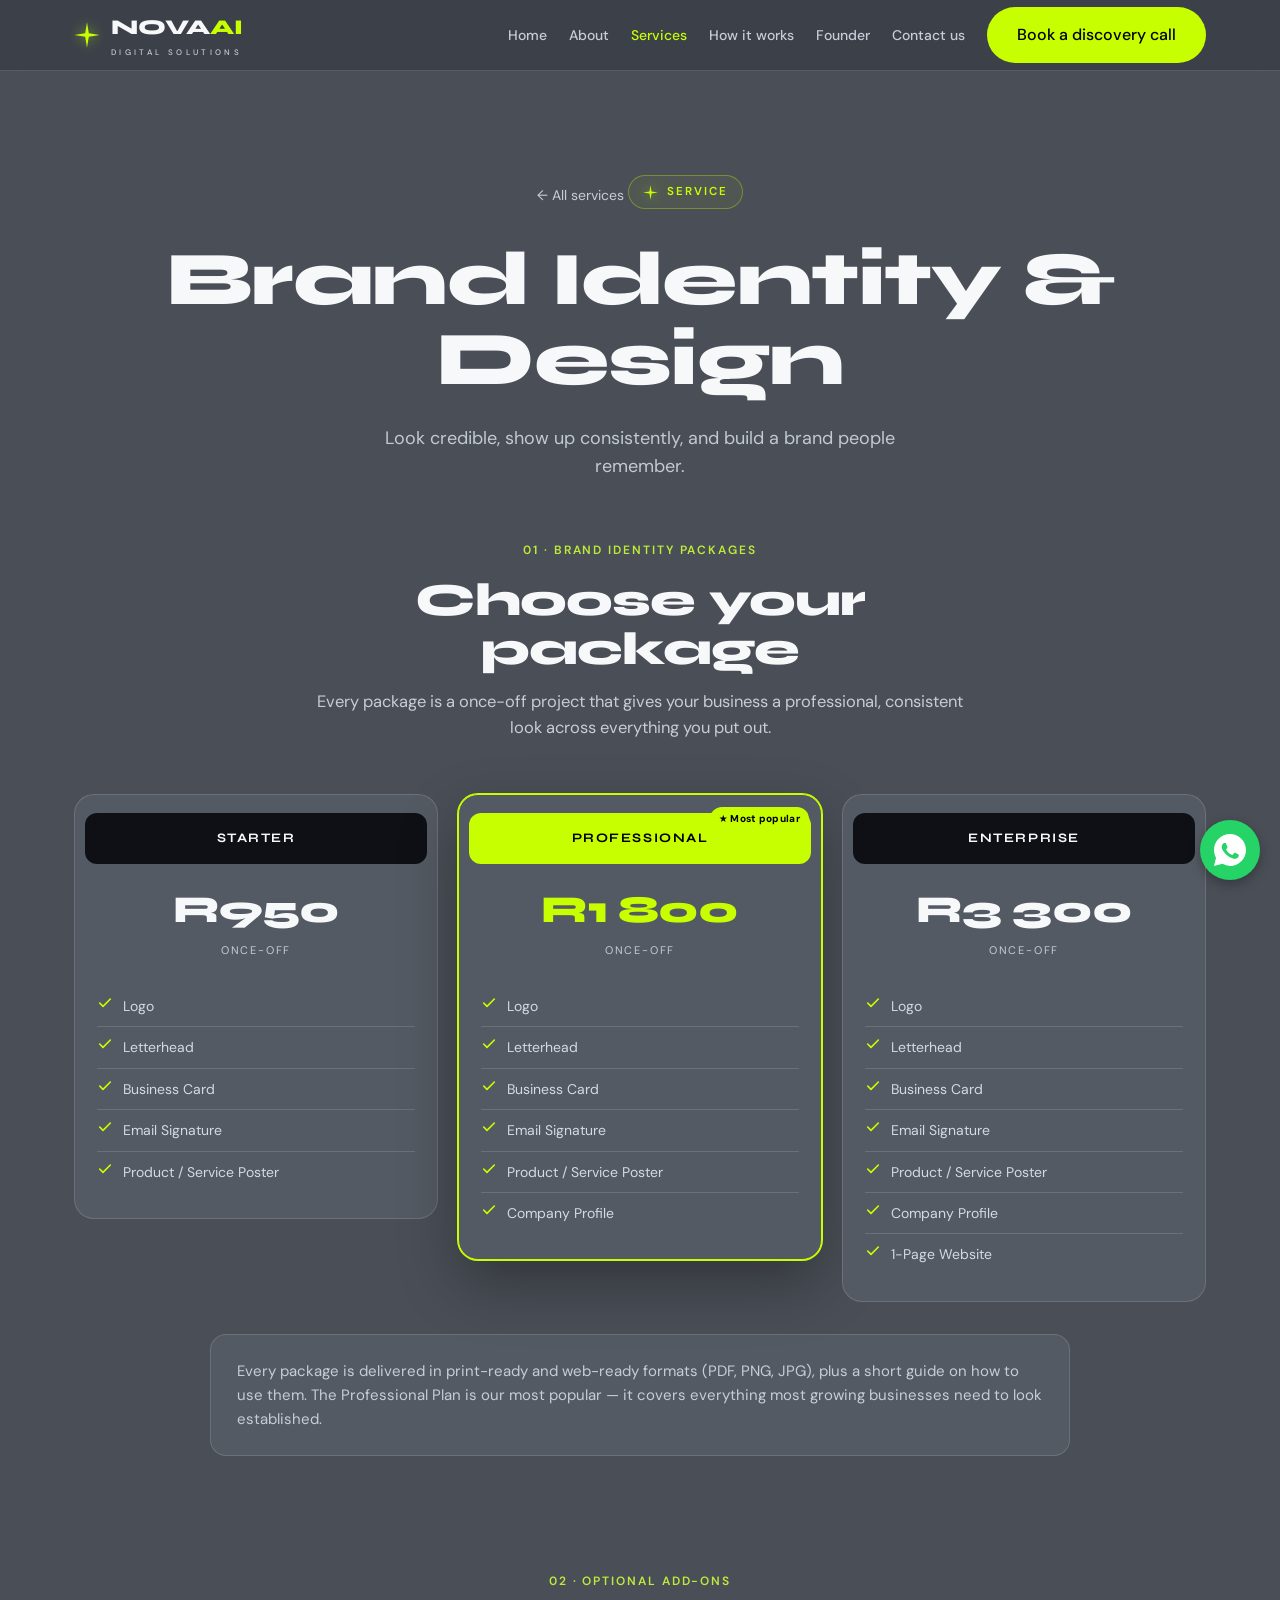
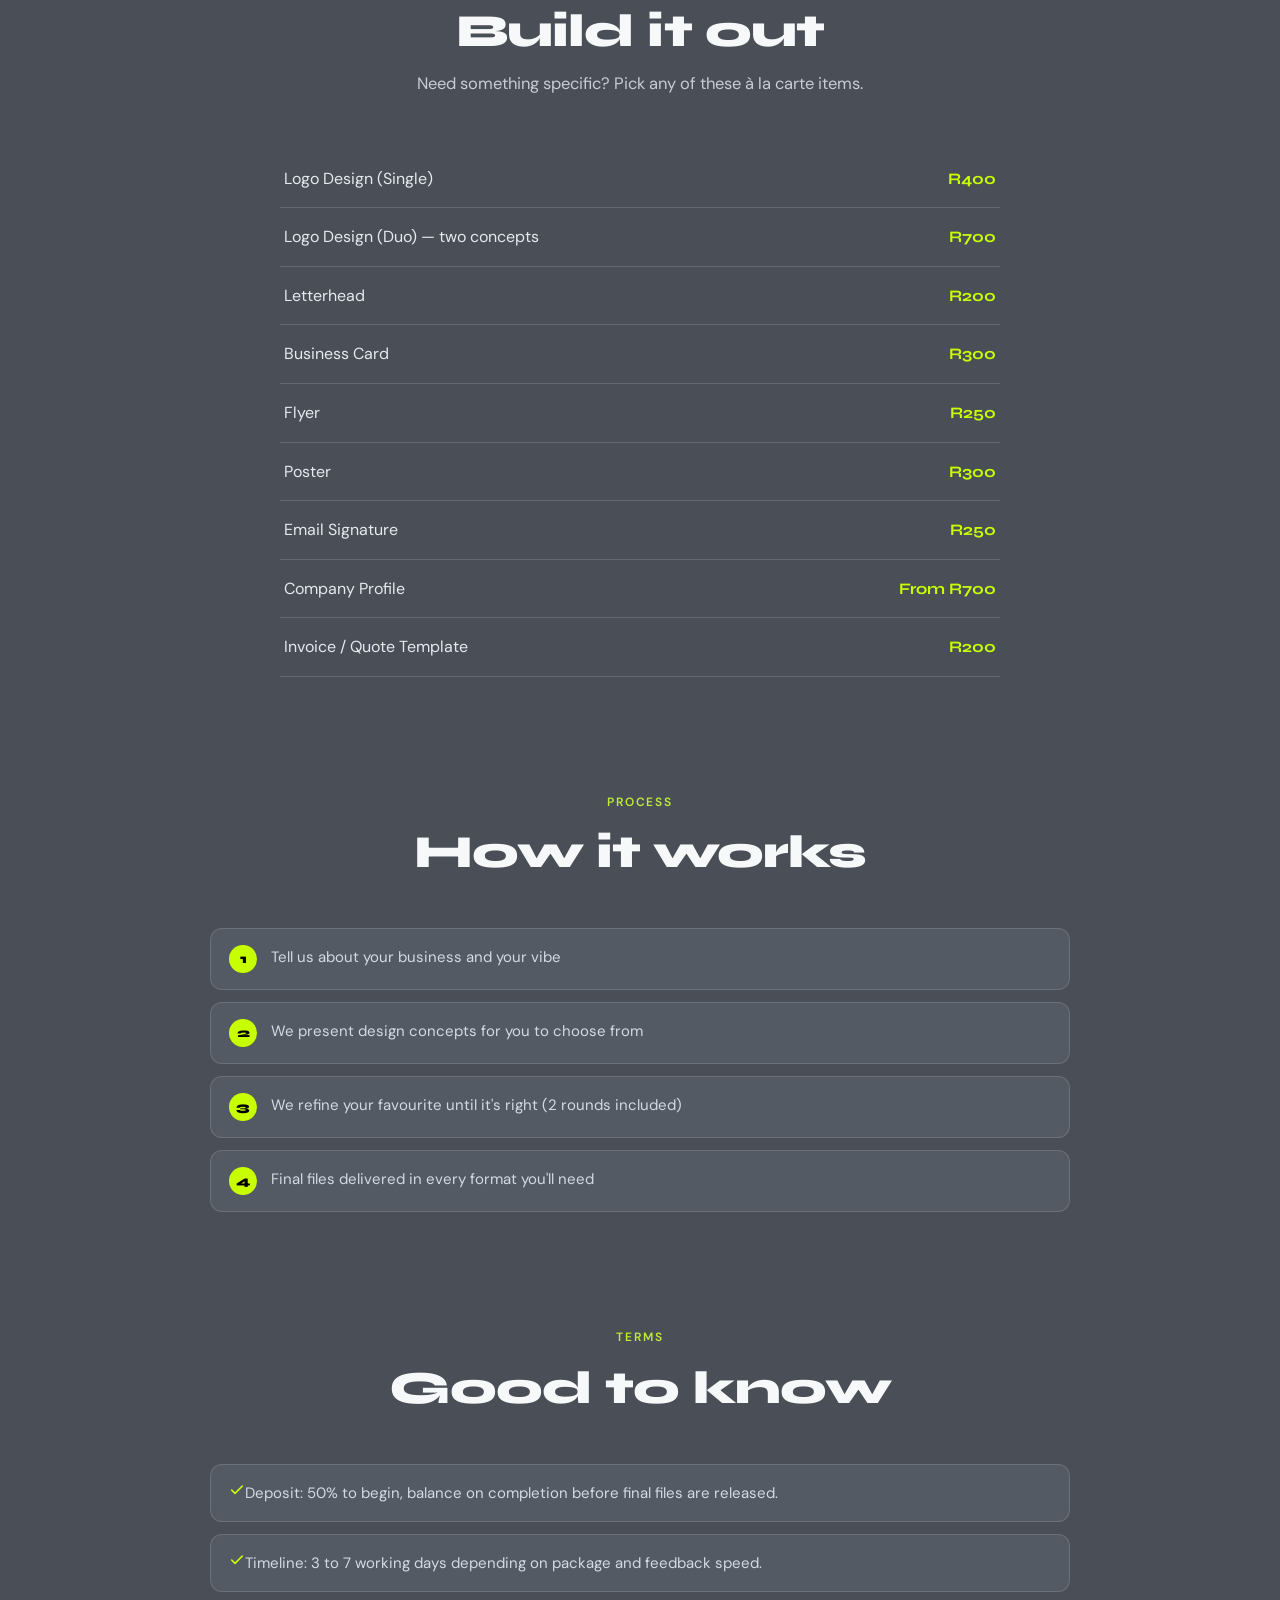
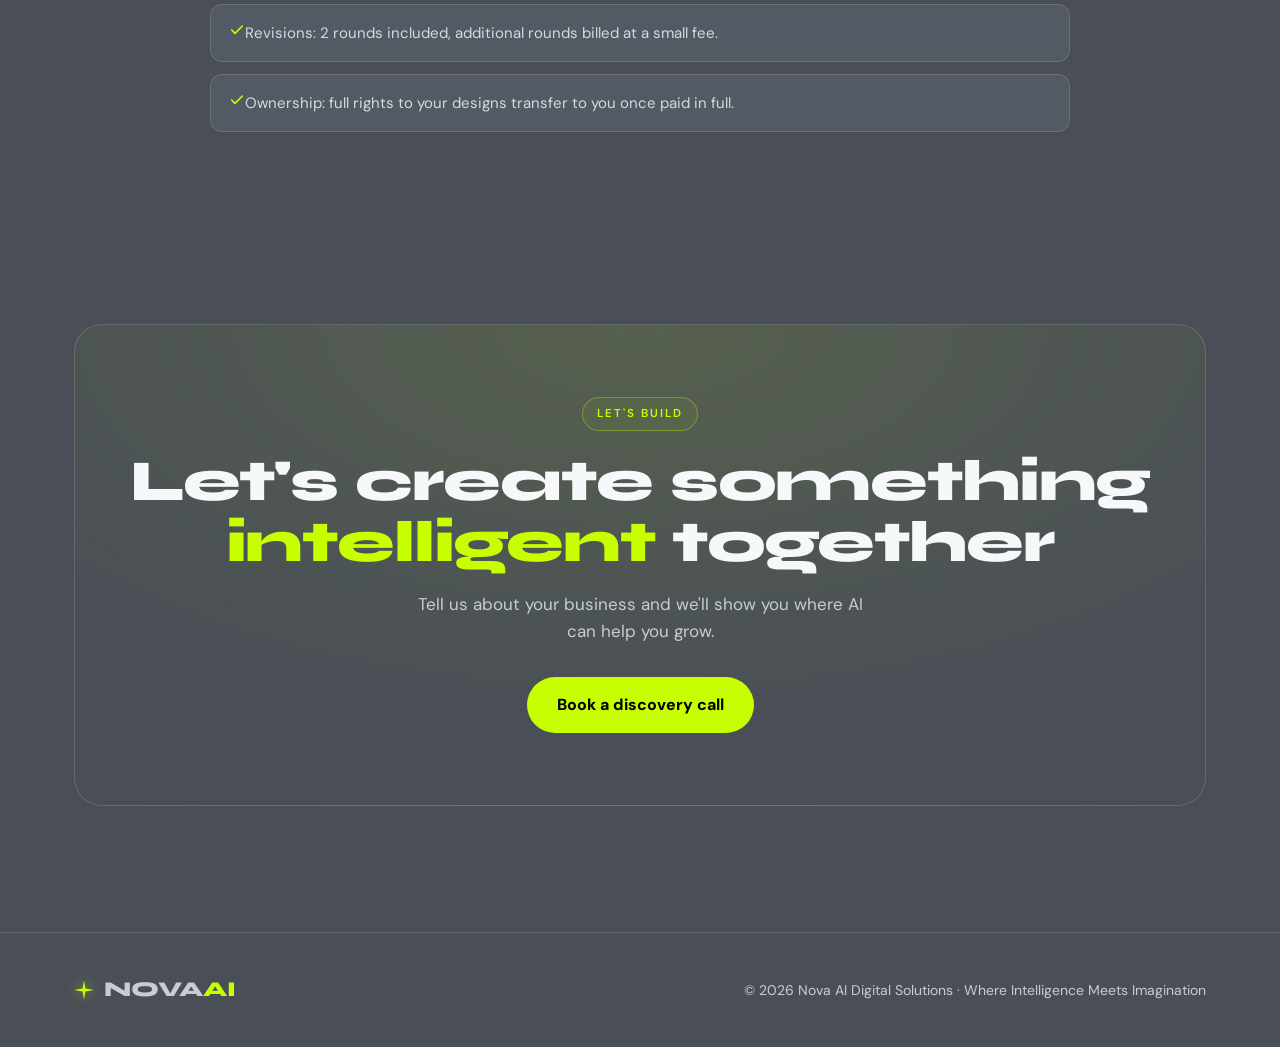
<file: service-brand.html>
<!DOCTYPE html><html lang="en"><head>
  <link rel="icon" type="image/x-icon" href="favicon.ico">
<link rel="icon" type="image/png" sizes="32x32" href="favicon-32x32.png">
<link rel="icon" type="image/png" sizes="16x16" href="favicon-16x16.png">
<link rel="apple-touch-icon" href="apple-touch-icon.png">
  <meta charset="utf-8">
<meta name="viewport" content="width=device-width, initial-scale=1"><title>Brand Identity and Design | Nova AI</title>
<meta name="description" content="Look credible, show up consistently, and build a brand people remember.">
<link rel="preconnect" href="https://fonts.googleapis.com"><link rel="preconnect" href="https://fonts.gstatic.com" crossorigin>
<link href="https://fonts.googleapis.com/css2?family=Syne:wght@600;700;800&family=DM+Sans:opsz,wght@9..40,400;9..40,500;9..40,600;9..40,700&display=swap" rel="stylesheet">
<link rel="stylesheet" href="css/styles.css"></head><body>
  <div id="page-loader" style="position:fixed;top:0;left:0;width:100%;height:100%;background:#0A0A0A;display:flex;align-items:center;justify-content:center;z-index:99999;transition:opacity 0.4s ease;">
  <img src="loader-star-final.png" alt="Loading" style="width:80px;height:80px;animation:novaSpin 1.2s linear infinite;">
</div>

<style>
@keyframes novaSpin {
  from { transform: rotate(0deg); }
  to { transform: rotate(360deg); }
}
</style>

<script>
window.addEventListener('load', function() {
  var loader = document.getElementById('page-loader');
  if (loader) {
    loader.style.opacity = '0';
    setTimeout(function() { loader.style.display = 'none'; }, 400);
  }
});
</script>
  <header><div class="wrap"><nav class="nav"><a href="index.html" class="logo"><svg class="star" width="26" height="26" viewBox="0 0 100 100"><path d="M50 1 L57 43 L99 50 L57 57 L50 99 L43 57 L1 50 L43 43 Z" fill="#C8FF00"/></svg><span>NOVA<span class="ai">AI</span><small>DIGITAL SOLUTIONS</small></span></a>
<div class="nav-links" id="nav"><a href="index.html">Home</a><a href="about.html">About</a><a href="index.html#services" class="active">Services</a><a href="index.html#how">How it works</a><a href="index.html#founder">Founder</a><a href="index.html#contact">Contact us</a>
<a class="btn btn-primary" href="https://wa.me/27713437221?text=Hi%20Nova%20AI%2C%20I%27d%20like%20to%20book%20a%20discovery%20call" style="font-size:16px;padding:15px 30px">Book a discovery call</a>
<button class="burger" id="burger" aria-label="Menu"><span></span><span></span><span></span></button>
</nav></div></header><section class="page-hero"><div class="wrap reveal" style="position:relative;z-index:2;text-align:center">
<a class="backlink" href="index.html#services">&larr; All services</a>
<span class="eyebrow"><svg class="star" width="15" height="15" viewBox="0 0 100 100"><path d="M50 1 L57 43 L99 50 L57 57 L50 99 L43 57 L1 50 L43 43 Z" fill="#C8FF00"/></svg> Service</span><h1>Brand Identity &amp; Design</h1><p>Look credible, show up consistently, and build a brand people remember.</p></div></section><section class="section" style="padding-top:30px"><div class="wrap">
<div class="sec-head reveal"><div class="kicker">01 &middot; Brand identity packages</div><h2>Choose your package</h2><p>Every package is a once-off project that gives your business a professional, consistent look across everything you put out.</p></div>
<div class="pricing"><div class="ptier reveal"><div class="ph">STARTER</div><div class="price">R950</div><div class="per">once-off</div><ul><li><svg class="ck" width="16" height="16" viewBox="0 0 24 24" fill="none" stroke="#C8FF00" stroke-width="2.4" stroke-linecap="round" stroke-linejoin="round"><path d="M20 6L9 17l-5-5"/></svg><span>Logo</span></li><li><svg class="ck" width="16" height="16" viewBox="0 0 24 24" fill="none" stroke="#C8FF00" stroke-width="2.4" stroke-linecap="round" stroke-linejoin="round"><path d="M20 6L9 17l-5-5"/></svg><span>Letterhead</span></li><li><svg class="ck" width="16" height="16" viewBox="0 0 24 24" fill="none" stroke="#C8FF00" stroke-width="2.4" stroke-linecap="round" stroke-linejoin="round"><path d="M20 6L9 17l-5-5"/></svg><span>Business Card</span></li><li><svg class="ck" width="16" height="16" viewBox="0 0 24 24" fill="none" stroke="#C8FF00" stroke-width="2.4" stroke-linecap="round" stroke-linejoin="round"><path d="M20 6L9 17l-5-5"/></svg><span>Email Signature</span></li><li><svg class="ck" width="16" height="16" viewBox="0 0 24 24" fill="none" stroke="#C8FF00" stroke-width="2.4" stroke-linecap="round" stroke-linejoin="round"><path d="M20 6L9 17l-5-5"/></svg><span>Product / Service Poster</span></li></ul></div><div class="ptier pop reveal"><div class="ribbon">&starf; Most popular</div><div class="ph">PROFESSIONAL</div><div class="price">R1 800</div><div class="per">once-off</div><ul><li><svg class="ck" width="16" height="16" viewBox="0 0 24 24" fill="none" stroke="#C8FF00" stroke-width="2.4" stroke-linecap="round" stroke-linejoin="round"><path d="M20 6L9 17l-5-5"/></svg><span>Logo</span></li><li><svg class="ck" width="16" height="16" viewBox="0 0 24 24" fill="none" stroke="#C8FF00" stroke-width="2.4" stroke-linecap="round" stroke-linejoin="round"><path d="M20 6L9 17l-5-5"/></svg><span>Letterhead</span></li><li><svg class="ck" width="16" height="16" viewBox="0 0 24 24" fill="none" stroke="#C8FF00" stroke-width="2.4" stroke-linecap="round" stroke-linejoin="round"><path d="M20 6L9 17l-5-5"/></svg><span>Business Card</span></li><li><svg class="ck" width="16" height="16" viewBox="0 0 24 24" fill="none" stroke="#C8FF00" stroke-width="2.4" stroke-linecap="round" stroke-linejoin="round"><path d="M20 6L9 17l-5-5"/></svg><span>Email Signature</span></li><li><svg class="ck" width="16" height="16" viewBox="0 0 24 24" fill="none" stroke="#C8FF00" stroke-width="2.4" stroke-linecap="round" stroke-linejoin="round"><path d="M20 6L9 17l-5-5"/></svg><span>Product / Service Poster</span></li><li><svg class="ck" width="16" height="16" viewBox="0 0 24 24" fill="none" stroke="#C8FF00" stroke-width="2.4" stroke-linecap="round" stroke-linejoin="round"><path d="M20 6L9 17l-5-5"/></svg><span>Company Profile</span></li></ul></div><div class="ptier reveal"><div class="ph">ENTERPRISE</div><div class="price">R3 300</div><div class="per">once-off</div><ul><li><svg class="ck" width="16" height="16" viewBox="0 0 24 24" fill="none" stroke="#C8FF00" stroke-width="2.4" stroke-linecap="round" stroke-linejoin="round"><path d="M20 6L9 17l-5-5"/></svg><span>Logo</span></li><li><svg class="ck" width="16" height="16" viewBox="0 0 24 24" fill="none" stroke="#C8FF00" stroke-width="2.4" stroke-linecap="round" stroke-linejoin="round"><path d="M20 6L9 17l-5-5"/></svg><span>Letterhead</span></li><li><svg class="ck" width="16" height="16" viewBox="0 0 24 24" fill="none" stroke="#C8FF00" stroke-width="2.4" stroke-linecap="round" stroke-linejoin="round"><path d="M20 6L9 17l-5-5"/></svg><span>Business Card</span></li><li><svg class="ck" width="16" height="16" viewBox="0 0 24 24" fill="none" stroke="#C8FF00" stroke-width="2.4" stroke-linecap="round" stroke-linejoin="round"><path d="M20 6L9 17l-5-5"/></svg><span>Email Signature</span></li><li><svg class="ck" width="16" height="16" viewBox="0 0 24 24" fill="none" stroke="#C8FF00" stroke-width="2.4" stroke-linecap="round" stroke-linejoin="round"><path d="M20 6L9 17l-5-5"/></svg><span>Product / Service Poster</span></li><li><svg class="ck" width="16" height="16" viewBox="0 0 24 24" fill="none" stroke="#C8FF00" stroke-width="2.4" stroke-linecap="round" stroke-linejoin="round"><path d="M20 6L9 17l-5-5"/></svg><span>Company Profile</span></li><li><svg class="ck" width="16" height="16" viewBox="0 0 24 24" fill="none" stroke="#C8FF00" stroke-width="2.4" stroke-linecap="round" stroke-linejoin="round"><path d="M20 6L9 17l-5-5"/></svg><span>1-Page Website</span></li></ul></div></div><div class="note-box reveal">Every package is delivered in print-ready and web-ready formats (PDF, PNG, JPG), plus a short guide on how to use them. The Professional Plan is our most popular — it covers everything most growing businesses need to look established.</div></div></section><section class="section" style="padding-top:20px"><div class="wrap">
<div class="sec-head reveal"><div class="kicker">02 &middot; Optional add-ons</div><h2>Build it out</h2><p>Need something specific? Pick any of these à la carte items.</p></div>
<div class="price-list"><div class="price-row reveal"><span class="nm">Logo Design (Single)</span><span class="pr">R400</span></div><div class="price-row reveal"><span class="nm">Logo Design (Duo) — two concepts</span><span class="pr">R700</span></div><div class="price-row reveal"><span class="nm">Letterhead</span><span class="pr">R200</span></div><div class="price-row reveal"><span class="nm">Business Card</span><span class="pr">R300</span></div><div class="price-row reveal"><span class="nm">Flyer</span><span class="pr">R250</span></div><div class="price-row reveal"><span class="nm">Poster</span><span class="pr">R300</span></div><div class="price-row reveal"><span class="nm">Email Signature</span><span class="pr">R250</span></div><div class="price-row reveal"><span class="nm">Company Profile</span><span class="pr">From R700</span></div><div class="price-row reveal"><span class="nm">Invoice / Quote Template</span><span class="pr">R200</span></div></div></div></section><section class="section" style="padding-top:20px"><div class="wrap">
<div class="sec-head reveal"><div class="kicker">Process</div><h2>How it works</h2></div>
<div class="steps-line"><div class="stepline reveal"><span class="n">1</span><span>Tell us about your business and your vibe</span></div><div class="stepline reveal"><span class="n">2</span><span>We present design concepts for you to choose from</span></div><div class="stepline reveal"><span class="n">3</span><span>We refine your favourite until it's right (2 rounds included)</span></div><div class="stepline reveal"><span class="n">4</span><span>Final files delivered in every format you'll need</span></div></div></div></section><section class="section" style="padding-top:20px"><div class="wrap">
<div class="sec-head reveal"><div class="kicker">Terms</div><h2>Good to know</h2></div>
<div class="steps-line"><div class="stepline reveal"><span><svg class="ck" width="16" height="16" viewBox="0 0 24 24" fill="none" stroke="#C8FF00" stroke-width="2.4" stroke-linecap="round" stroke-linejoin="round"><path d="M20 6L9 17l-5-5"/></svg>Deposit: 50% to begin, balance on completion before final files are released.</span></div><div class="stepline reveal"><span><svg class="ck" width="16" height="16" viewBox="0 0 24 24" fill="none" stroke="#C8FF00" stroke-width="2.4" stroke-linecap="round" stroke-linejoin="round"><path d="M20 6L9 17l-5-5"/></svg>Timeline: 3 to 7 working days depending on package and feedback speed.</span></div><div class="stepline reveal"><span><svg class="ck" width="16" height="16" viewBox="0 0 24 24" fill="none" stroke="#C8FF00" stroke-width="2.4" stroke-linecap="round" stroke-linejoin="round"><path d="M20 6L9 17l-5-5"/></svg>Revisions: 2 rounds included, additional rounds billed at a small fee.</span></div><div class="stepline reveal"><span><svg class="ck" width="16" height="16" viewBox="0 0 24 24" fill="none" stroke="#C8FF00" stroke-width="2.4" stroke-linecap="round" stroke-linejoin="round"><path d="M20 6L9 17l-5-5"/></svg>Ownership: full rights to your designs transfer to you once paid in full.</span></div></div></div></section><section class="section"><div class="wrap reveal"><div class="cta-band">
<span class="eyebrow">Let's build</span>
<h2 style="margin-top:20px">Let's create something <span class="lime">intelligent</span> together</h2>
<p>Tell us about your business and we'll show you where AI can help you grow.</p>
<a class="btn btn-primary" href="https://wa.me/27713437221?text=Hi%20Nova%20AI%2C%20I%27d%20like%20to%20book%20a%20discovery%20call" style="font-size:16px;padding:15px 30px">Book a discovery call</a>
</div></div></section><footer><div class="wrap"><div class="foot">
<a href="index.html" style="display:flex;align-items:center;gap:10px" class="logo"><svg class="star" width="20" height="20" viewBox="0 0 100 100"><path d="M50 1 L57 43 L99 50 L57 57 L50 99 L43 57 L1 50 L43 43 Z" fill="#C8FF00"/></svg><span style="font-family:Syne;font-weight:800">NOVA<span style="color:var(--lime)">AI</span></span></a>
<div>&copy; 2026 Nova AI Digital Solutions &middot; Where Intelligence Meets Imagination</div>
</div></div></footer><script src="js/main.js"></script>
<a href="https://wa.me/27713437221?text=Hi%20Nova%20AI%2C%20I%27d%20like%20to%20chat" 
   target="_blank" 
   style="position:fixed;bottom:20px;right:20px;background:#25D366;width:60px;height:60px;border-radius:50%;display:flex;align-items:center;justify-content:center;box-shadow:0 4px 12px rgba(0,0,0,0.3);z-index:9999;">
  <svg width="32" height="32" viewBox="0 0 24 24" fill="white">
    <path d="M12 0C5.373 0 0 5.373 0 12c0 2.121.553 4.114 1.522 5.84L0 24l6.335-1.652A11.95 11.95 0 0012 24c6.627 0 12-5.373 12-12S18.627 0 12 0zm6.29 16.99c-.263.738-1.517 1.41-2.096 1.492-.536.078-1.221.11-1.97-.124-.454-.14-1.037-.33-1.784-.646-3.14-1.356-5.19-4.52-5.348-4.73-.157-.21-1.28-1.703-1.28-3.25 0-1.547.812-2.31 1.1-2.626.288-.315.63-.393.84-.393.21 0 .42.002.604.011.194.01.454-.074.71.542.263.63.892 2.18.972 2.34.08.157.132.34.026.55-.105.21-.157.34-.315.524-.157.184-.33.41-.472.55-.157.157-.32.328-.137.643.184.315.816 1.348 1.752 2.184 1.203 1.073 2.218 1.406 2.533 1.564.315.157.5.13.683-.078.184-.21.79-.92.998-1.235.21-.315.42-.262.71-.157.288.105 1.83.863 2.144 1.02.315.157.525.235.605.367.078.132.078.762-.184 1.5z"/>
  </svg>
</a>
</body></html>
</file>
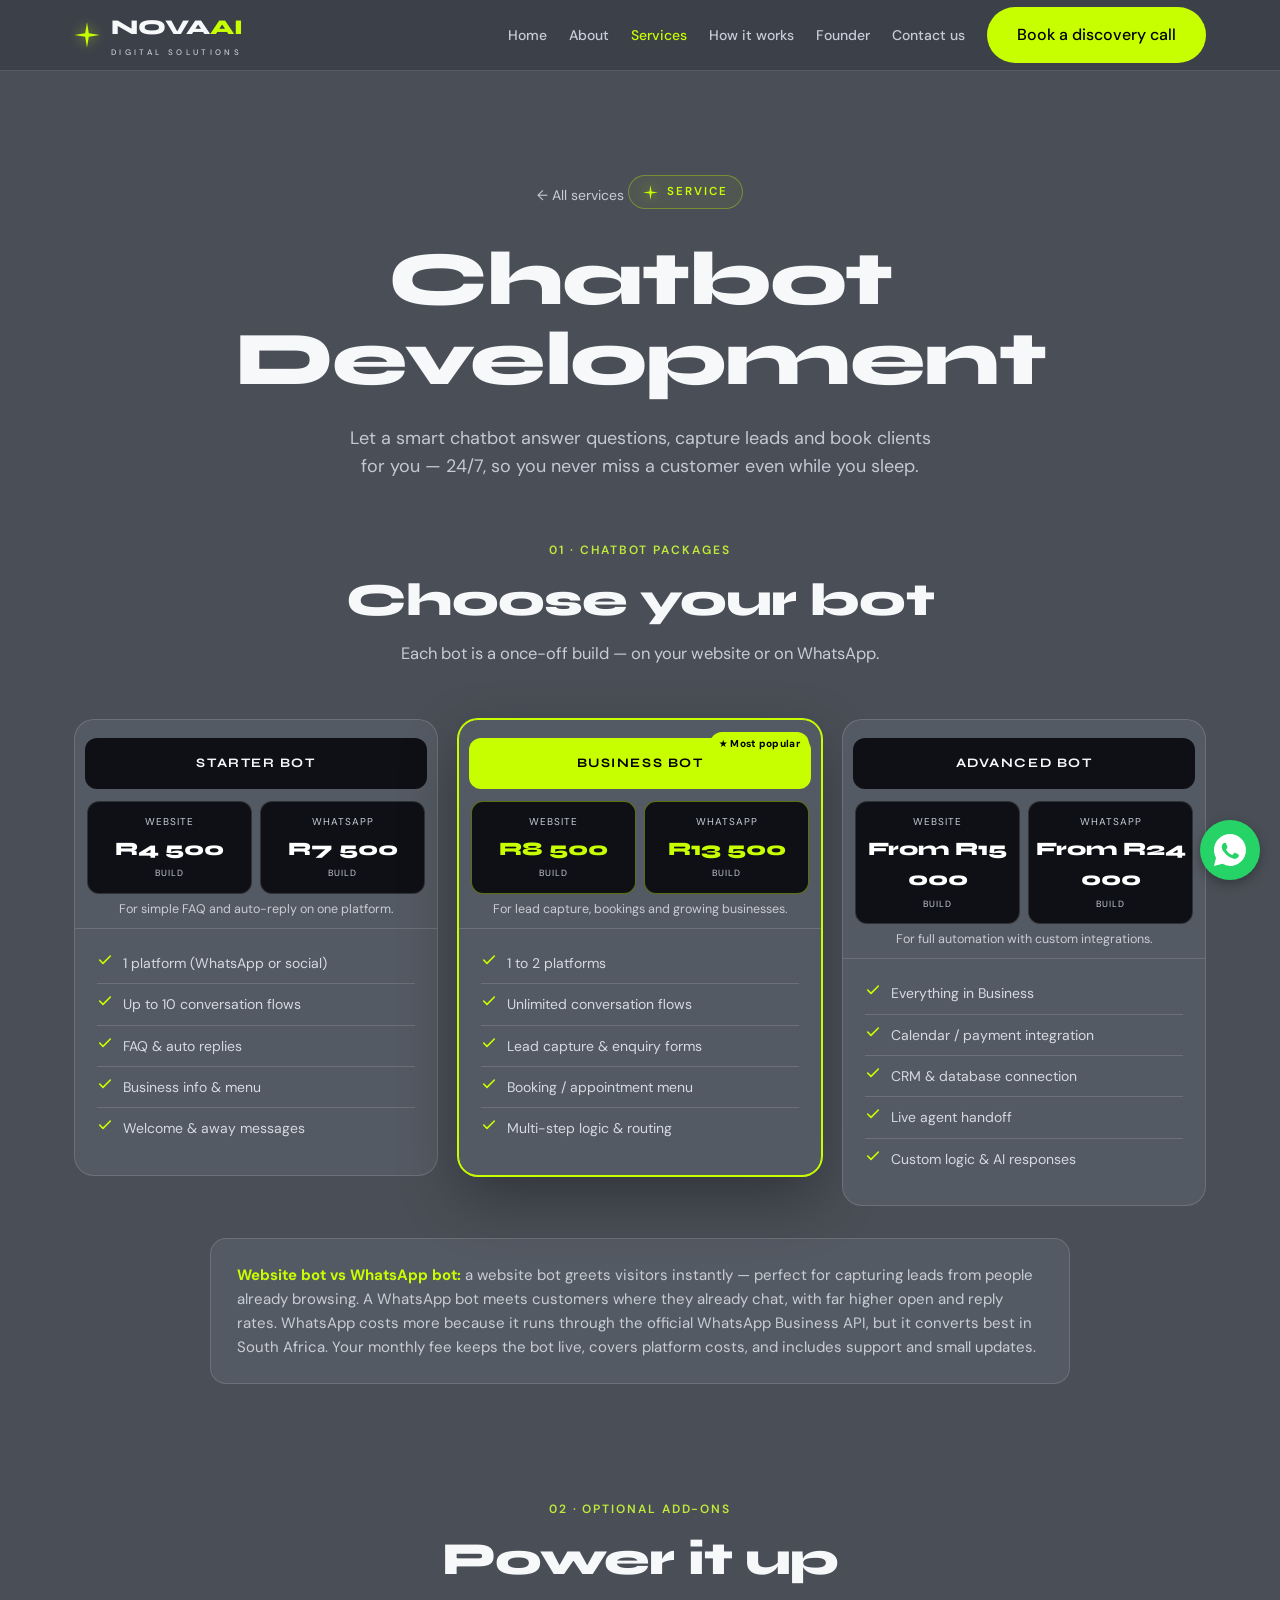
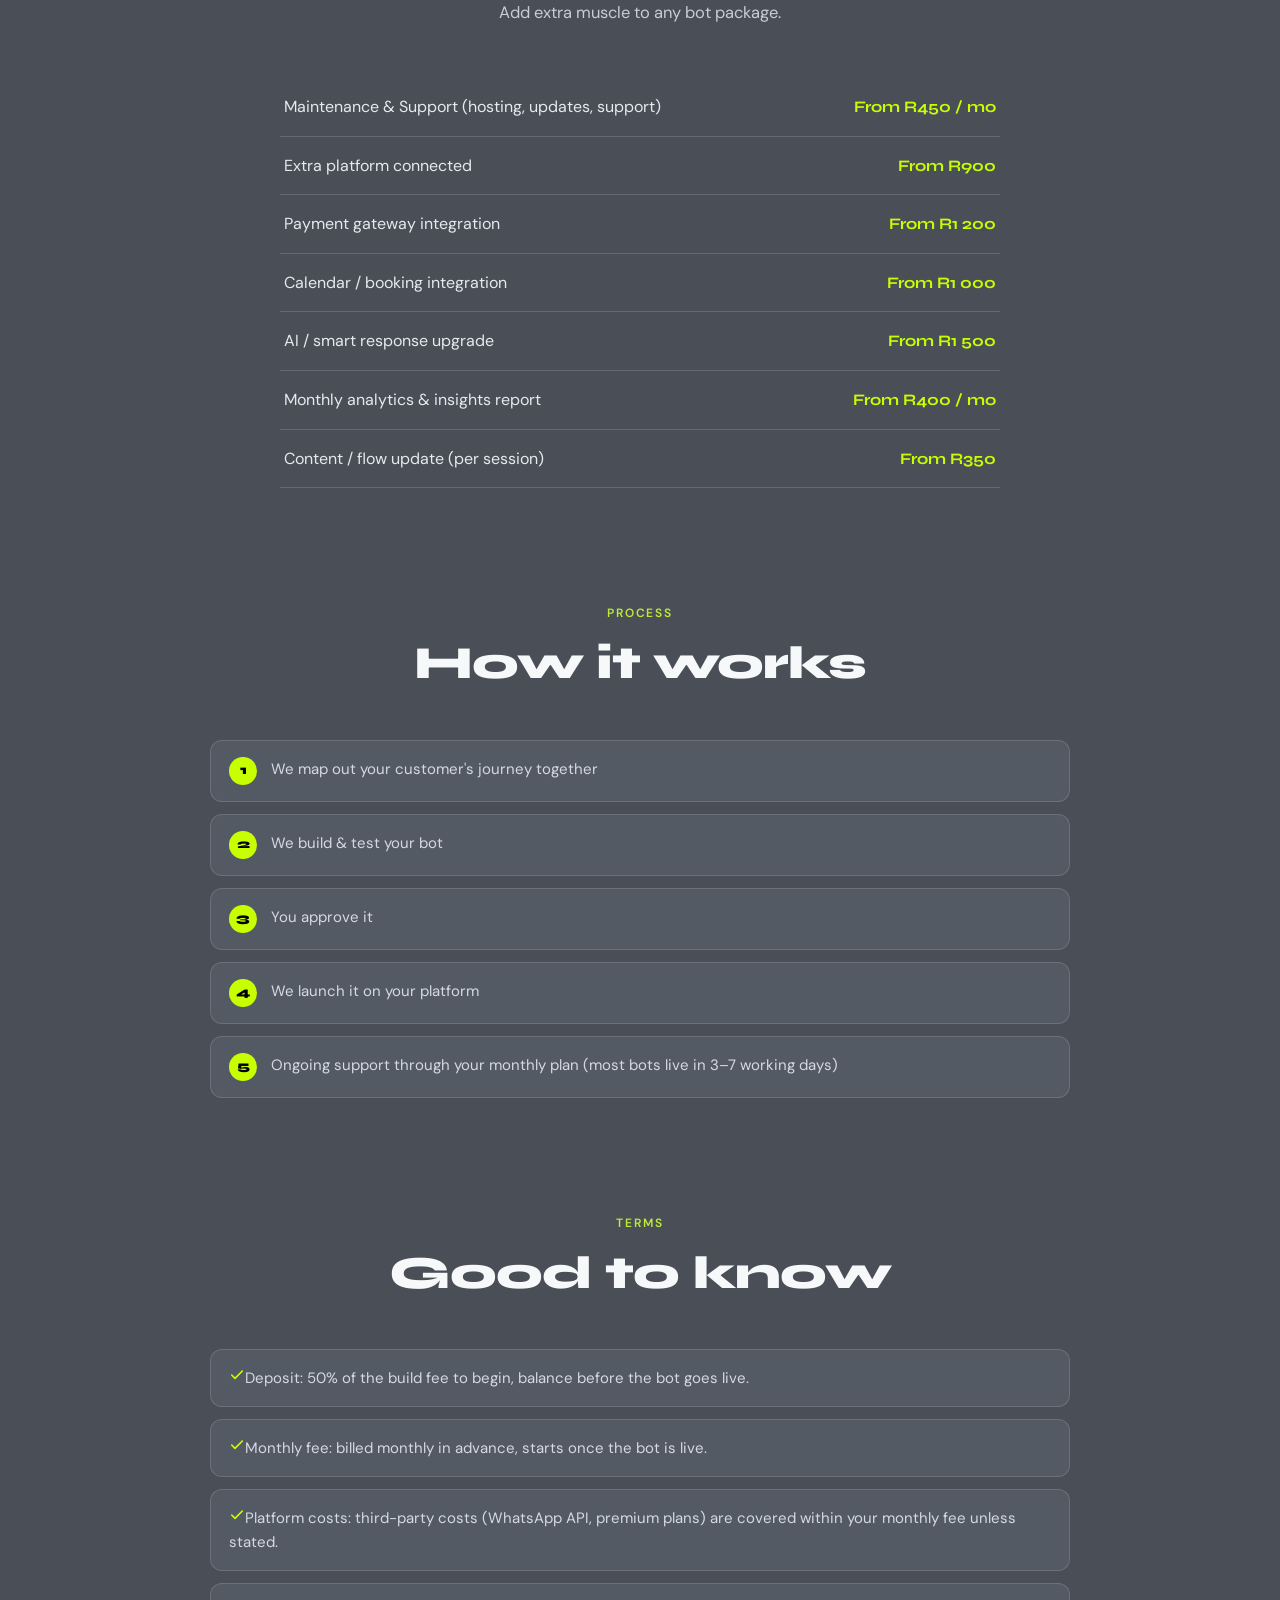
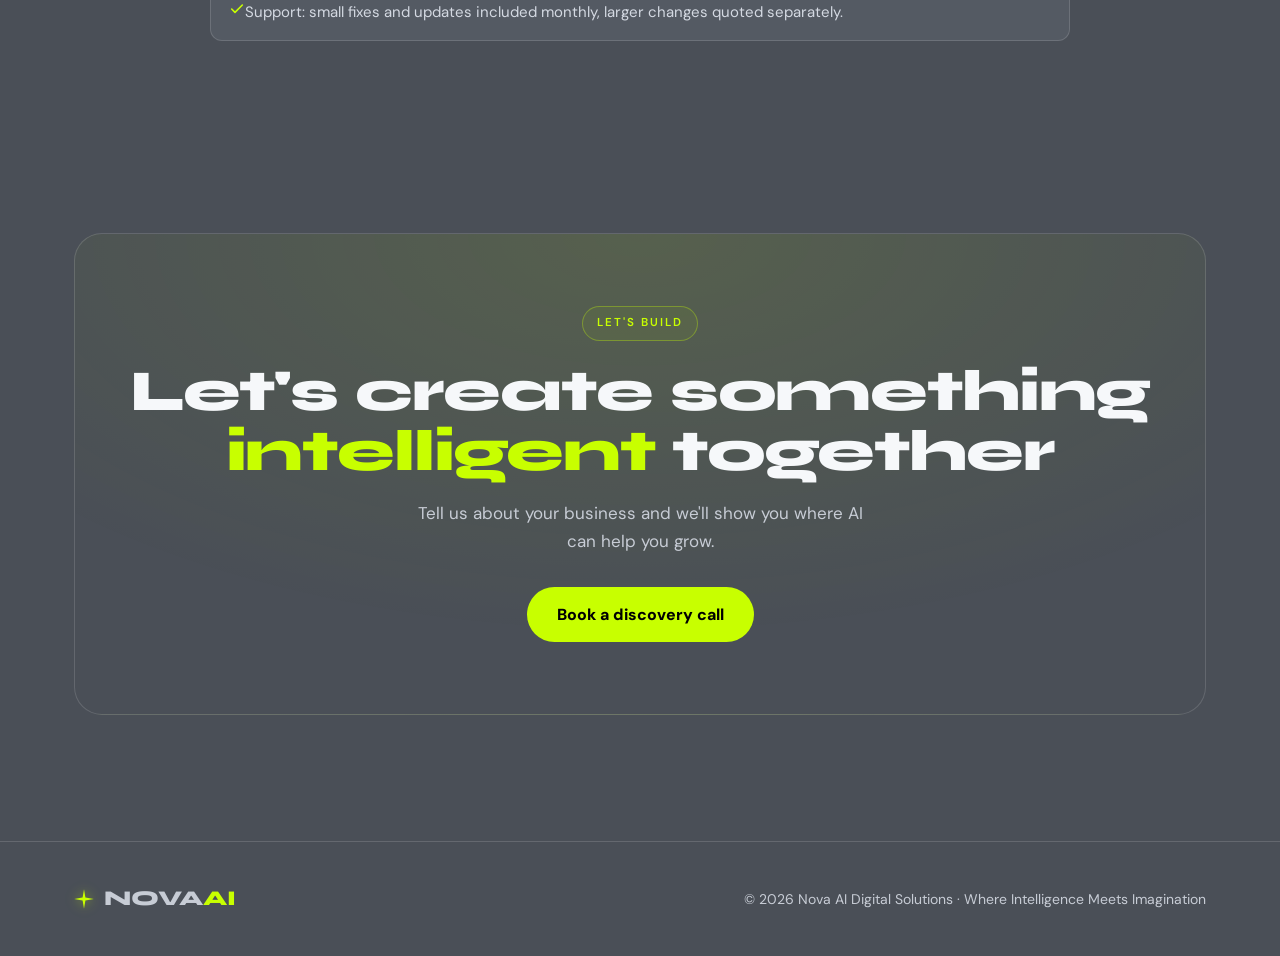
<file: service-chatbot.html>
<!DOCTYPE html><html lang="en"><head>
  <link rel="icon" type="image/x-icon" href="favicon.ico">
<link rel="icon" type="image/png" sizes="32x32" href="favicon-32x32.png">
<link rel="icon" type="image/png" sizes="16x16" href="favicon-16x16.png">
<link rel="apple-touch-icon" href="apple-touch-icon.png">
  <meta charset="utf-8">
<meta name="viewport" content="width=device-width, initial-scale=1"><title>Chatbot Development | Nova AI</title>
<meta name="description" content="Let a smart chatbot answer questions, capture leads and book clients for you - 24/7, so you never miss a customer even while you sleep.">
<link rel="preconnect" href="https://fonts.googleapis.com"><link rel="preconnect" href="https://fonts.gstatic.com" crossorigin>
<link href="https://fonts.googleapis.com/css2?family=Syne:wght@600;700;800&family=DM+Sans:opsz,wght@9..40,400;9..40,500;9..40,600;9..40,700&display=swap" rel="stylesheet">
<link rel="stylesheet" href="css/styles.css"></head><body>
  <div id="page-loader" style="position:fixed;top:0;left:0;width:100%;height:100%;background:#0A0A0A;display:flex;align-items:center;justify-content:center;z-index:99999;transition:opacity 0.4s ease;">
  <img src="loader-star-final.png" alt="Loading" style="width:80px;height:80px;animation:novaSpin 1.2s linear infinite;">
</div>

<style>
@keyframes novaSpin {
  from { transform: rotate(0deg); }
  to { transform: rotate(360deg); }
}
</style>

<script>
window.addEventListener('load', function() {
  var loader = document.getElementById('page-loader');
  if (loader) {
    loader.style.opacity = '0';
    setTimeout(function() { loader.style.display = 'none'; }, 400);
  }
});
</script>
  <header><div class="wrap"><nav class="nav"><a href="index.html" class="logo"><svg class="star" width="26" height="26" viewBox="0 0 100 100"><path d="M50 1 L57 43 L99 50 L57 57 L50 99 L43 57 L1 50 L43 43 Z" fill="#C8FF00"/></svg><span>NOVA<span class="ai">AI</span><small>DIGITAL SOLUTIONS</small></span></a>
<div class="nav-links" id="nav"><a href="index.html">Home</a><a href="about.html">About</a><a href="index.html#services" class="active">Services</a><a href="index.html#how">How it works</a><a href="index.html#founder">Founder</a><a href="index.html#contact">Contact us</a>
<a class="btn btn-primary" href="https://wa.me/27713437221?text=Hi%20Nova%20AI%2C%20I%27d%20like%20to%20book%20a%20discovery%20call" style="font-size:16px;padding:15px 30px">Book a discovery call</a>
<button class="burger" id="burger" aria-label="Menu"><span></span><span></span><span></span></button>
</nav></div></header><section class="page-hero"><div class="wrap reveal" style="position:relative;z-index:2;text-align:center">
<a class="backlink" href="index.html#services">&larr; All services</a>
<span class="eyebrow"><svg class="star" width="15" height="15" viewBox="0 0 100 100"><path d="M50 1 L57 43 L99 50 L57 57 L50 99 L43 57 L1 50 L43 43 Z" fill="#C8FF00"/></svg> Service</span><h1>Chatbot Development</h1><p>Let a smart chatbot answer questions, capture leads and book clients for you &mdash; 24/7, so you never miss a customer even while you sleep.</p></div></section><section class="section" style="padding-top:30px"><div class="wrap">
<div class="sec-head reveal"><div class="kicker">01 &middot; Chatbot packages</div><h2>Choose your bot</h2><p>Each bot is a once-off build &mdash; on your website or on WhatsApp.</p></div>
<div class="pricing"><div class="ptier reveal"><div class="ph">STARTER BOT</div><div class="dual"><div class="dp"><span class="dl">Website</span><span class="dv">R4 500</span><span class="dn">build</span></div><div class="dp"><span class="dl">WhatsApp</span><span class="dv">R7 500</span><span class="dn">build</span></div></div><div class="pbest">For simple FAQ and auto-reply on one platform.</div><ul><li><svg class="ck" width="16" height="16" viewBox="0 0 24 24" fill="none" stroke="#C8FF00" stroke-width="2.4" stroke-linecap="round" stroke-linejoin="round"><path d="M20 6L9 17l-5-5"/></svg><span>1 platform (WhatsApp or social)</span></li><li><svg class="ck" width="16" height="16" viewBox="0 0 24 24" fill="none" stroke="#C8FF00" stroke-width="2.4" stroke-linecap="round" stroke-linejoin="round"><path d="M20 6L9 17l-5-5"/></svg><span>Up to 10 conversation flows</span></li><li><svg class="ck" width="16" height="16" viewBox="0 0 24 24" fill="none" stroke="#C8FF00" stroke-width="2.4" stroke-linecap="round" stroke-linejoin="round"><path d="M20 6L9 17l-5-5"/></svg><span>FAQ &amp; auto replies</span></li><li><svg class="ck" width="16" height="16" viewBox="0 0 24 24" fill="none" stroke="#C8FF00" stroke-width="2.4" stroke-linecap="round" stroke-linejoin="round"><path d="M20 6L9 17l-5-5"/></svg><span>Business info &amp; menu</span></li><li><svg class="ck" width="16" height="16" viewBox="0 0 24 24" fill="none" stroke="#C8FF00" stroke-width="2.4" stroke-linecap="round" stroke-linejoin="round"><path d="M20 6L9 17l-5-5"/></svg><span>Welcome &amp; away messages</span></li></ul></div><div class="ptier pop reveal"><div class="ribbon">&starf; Most popular</div><div class="ph">BUSINESS BOT</div><div class="dual"><div class="dp"><span class="dl">Website</span><span class="dv">R8 500</span><span class="dn">build</span></div><div class="dp"><span class="dl">WhatsApp</span><span class="dv">R13 500</span><span class="dn">build</span></div></div><div class="pbest">For lead capture, bookings and growing businesses.</div><ul><li><svg class="ck" width="16" height="16" viewBox="0 0 24 24" fill="none" stroke="#C8FF00" stroke-width="2.4" stroke-linecap="round" stroke-linejoin="round"><path d="M20 6L9 17l-5-5"/></svg><span>1 to 2 platforms</span></li><li><svg class="ck" width="16" height="16" viewBox="0 0 24 24" fill="none" stroke="#C8FF00" stroke-width="2.4" stroke-linecap="round" stroke-linejoin="round"><path d="M20 6L9 17l-5-5"/></svg><span>Unlimited conversation flows</span></li><li><svg class="ck" width="16" height="16" viewBox="0 0 24 24" fill="none" stroke="#C8FF00" stroke-width="2.4" stroke-linecap="round" stroke-linejoin="round"><path d="M20 6L9 17l-5-5"/></svg><span>Lead capture &amp; enquiry forms</span></li><li><svg class="ck" width="16" height="16" viewBox="0 0 24 24" fill="none" stroke="#C8FF00" stroke-width="2.4" stroke-linecap="round" stroke-linejoin="round"><path d="M20 6L9 17l-5-5"/></svg><span>Booking / appointment menu</span></li><li><svg class="ck" width="16" height="16" viewBox="0 0 24 24" fill="none" stroke="#C8FF00" stroke-width="2.4" stroke-linecap="round" stroke-linejoin="round"><path d="M20 6L9 17l-5-5"/></svg><span>Multi-step logic &amp; routing</span></li></ul></div><div class="ptier reveal"><div class="ph">ADVANCED BOT</div><div class="dual"><div class="dp"><span class="dl">Website</span><span class="dv">From R15 000</span><span class="dn">build</span></div><div class="dp"><span class="dl">WhatsApp</span><span class="dv">From R24 000</span><span class="dn">build</span></div></div><div class="pbest">For full automation with custom integrations.</div><ul><li><svg class="ck" width="16" height="16" viewBox="0 0 24 24" fill="none" stroke="#C8FF00" stroke-width="2.4" stroke-linecap="round" stroke-linejoin="round"><path d="M20 6L9 17l-5-5"/></svg><span>Everything in Business</span></li><li><svg class="ck" width="16" height="16" viewBox="0 0 24 24" fill="none" stroke="#C8FF00" stroke-width="2.4" stroke-linecap="round" stroke-linejoin="round"><path d="M20 6L9 17l-5-5"/></svg><span>Calendar / payment integration</span></li><li><svg class="ck" width="16" height="16" viewBox="0 0 24 24" fill="none" stroke="#C8FF00" stroke-width="2.4" stroke-linecap="round" stroke-linejoin="round"><path d="M20 6L9 17l-5-5"/></svg><span>CRM &amp; database connection</span></li><li><svg class="ck" width="16" height="16" viewBox="0 0 24 24" fill="none" stroke="#C8FF00" stroke-width="2.4" stroke-linecap="round" stroke-linejoin="round"><path d="M20 6L9 17l-5-5"/></svg><span>Live agent handoff</span></li><li><svg class="ck" width="16" height="16" viewBox="0 0 24 24" fill="none" stroke="#C8FF00" stroke-width="2.4" stroke-linecap="round" stroke-linejoin="round"><path d="M20 6L9 17l-5-5"/></svg><span>Custom logic &amp; AI responses</span></li></ul></div></div><div class="note-box reveal"><b>Website bot vs WhatsApp bot:</b> a website bot greets visitors instantly &mdash; perfect for capturing leads from people already browsing. A WhatsApp bot meets customers where they already chat, with far higher open and reply rates. WhatsApp costs more because it runs through the official WhatsApp Business API, but it converts best in South Africa. Your monthly fee keeps the bot live, covers platform costs, and includes support and small updates.</div></div></section><section class="section" style="padding-top:20px"><div class="wrap">
<div class="sec-head reveal"><div class="kicker">02 &middot; Optional add-ons</div><h2>Power it up</h2><p>Add extra muscle to any bot package.</p></div>
<div class="price-list"><div class="price-row reveal"><span class="nm">Maintenance &amp; Support (hosting, updates, support)</span><span class="pr">From R450 / mo</span></div><div class="price-row reveal"><span class="nm">Extra platform connected</span><span class="pr">From R900</span></div><div class="price-row reveal"><span class="nm">Payment gateway integration</span><span class="pr">From R1 200</span></div><div class="price-row reveal"><span class="nm">Calendar / booking integration</span><span class="pr">From R1 000</span></div><div class="price-row reveal"><span class="nm">AI / smart response upgrade</span><span class="pr">From R1 500</span></div><div class="price-row reveal"><span class="nm">Monthly analytics &amp; insights report</span><span class="pr">From R400 / mo</span></div><div class="price-row reveal"><span class="nm">Content / flow update (per session)</span><span class="pr">From R350</span></div></div></div></section><section class="section" style="padding-top:20px"><div class="wrap">
<div class="sec-head reveal"><div class="kicker">Process</div><h2>How it works</h2></div>
<div class="steps-line"><div class="stepline reveal"><span class="n">1</span><span>We map out your customer's journey together</span></div><div class="stepline reveal"><span class="n">2</span><span>We build &amp; test your bot</span></div><div class="stepline reveal"><span class="n">3</span><span>You approve it</span></div><div class="stepline reveal"><span class="n">4</span><span>We launch it on your platform</span></div><div class="stepline reveal"><span class="n">5</span><span>Ongoing support through your monthly plan (most bots live in 3–7 working days)</span></div></div></div></section><section class="section" style="padding-top:20px"><div class="wrap">
<div class="sec-head reveal"><div class="kicker">Terms</div><h2>Good to know</h2></div>
<div class="steps-line"><div class="stepline reveal"><span><svg class="ck" width="16" height="16" viewBox="0 0 24 24" fill="none" stroke="#C8FF00" stroke-width="2.4" stroke-linecap="round" stroke-linejoin="round"><path d="M20 6L9 17l-5-5"/></svg>Deposit: 50% of the build fee to begin, balance before the bot goes live.</span></div><div class="stepline reveal"><span><svg class="ck" width="16" height="16" viewBox="0 0 24 24" fill="none" stroke="#C8FF00" stroke-width="2.4" stroke-linecap="round" stroke-linejoin="round"><path d="M20 6L9 17l-5-5"/></svg>Monthly fee: billed monthly in advance, starts once the bot is live.</span></div><div class="stepline reveal"><span><svg class="ck" width="16" height="16" viewBox="0 0 24 24" fill="none" stroke="#C8FF00" stroke-width="2.4" stroke-linecap="round" stroke-linejoin="round"><path d="M20 6L9 17l-5-5"/></svg>Platform costs: third-party costs (WhatsApp API, premium plans) are covered within your monthly fee unless stated.</span></div><div class="stepline reveal"><span><svg class="ck" width="16" height="16" viewBox="0 0 24 24" fill="none" stroke="#C8FF00" stroke-width="2.4" stroke-linecap="round" stroke-linejoin="round"><path d="M20 6L9 17l-5-5"/></svg>Support: small fixes and updates included monthly, larger changes quoted separately.</span></div></div></div></section><section class="section"><div class="wrap reveal"><div class="cta-band">
<span class="eyebrow">Let's build</span>
<h2 style="margin-top:20px">Let's create something <span class="lime">intelligent</span> together</h2>
<p>Tell us about your business and we'll show you where AI can help you grow.</p>
<a class="btn btn-primary" href="https://wa.me/27713437221?text=Hi%20Nova%20AI%2C%20I%27d%20like%20to%20book%20a%20discovery%20call" style="font-size:16px;padding:15px 30px">Book a discovery call</a>
</div></div></section><footer><div class="wrap"><div class="foot">
<a href="index.html" style="display:flex;align-items:center;gap:10px" class="logo"><svg class="star" width="20" height="20" viewBox="0 0 100 100"><path d="M50 1 L57 43 L99 50 L57 57 L50 99 L43 57 L1 50 L43 43 Z" fill="#C8FF00"/></svg><span style="font-family:Syne;font-weight:800">NOVA<span style="color:var(--lime)">AI</span></span></a>
<div>&copy; 2026 Nova AI Digital Solutions &middot; Where Intelligence Meets Imagination</div>
</div></div></footer><script src="js/main.js"></script>
<a href="https://wa.me/27713437221?text=Hi%20Nova%20AI%2C%20I%27d%20like%20to%20chat" 
   target="_blank" 
   style="position:fixed;bottom:20px;right:20px;background:#25D366;width:60px;height:60px;border-radius:50%;display:flex;align-items:center;justify-content:center;box-shadow:0 4px 12px rgba(0,0,0,0.3);z-index:9999;">
  <svg width="32" height="32" viewBox="0 0 24 24" fill="white">
    <path d="M12 0C5.373 0 0 5.373 0 12c0 2.121.553 4.114 1.522 5.84L0 24l6.335-1.652A11.95 11.95 0 0012 24c6.627 0 12-5.373 12-12S18.627 0 12 0zm6.29 16.99c-.263.738-1.517 1.41-2.096 1.492-.536.078-1.221.11-1.97-.124-.454-.14-1.037-.33-1.784-.646-3.14-1.356-5.19-4.52-5.348-4.73-.157-.21-1.28-1.703-1.28-3.25 0-1.547.812-2.31 1.1-2.626.288-.315.63-.393.84-.393.21 0 .42.002.604.011.194.01.454-.074.71.542.263.63.892 2.18.972 2.34.08.157.132.34.026.55-.105.21-.157.34-.315.524-.157.184-.33.41-.472.55-.157.157-.32.328-.137.643.184.315.816 1.348 1.752 2.184 1.203 1.073 2.218 1.406 2.533 1.564.315.157.5.13.683-.078.184-.21.79-.92.998-1.235.21-.315.42-.262.71-.157.288.105 1.83.863 2.144 1.02.315.157.525.235.605.367.078.132.078.762-.184 1.5z"/>
  </svg>
</a>
</body></html>
</file>
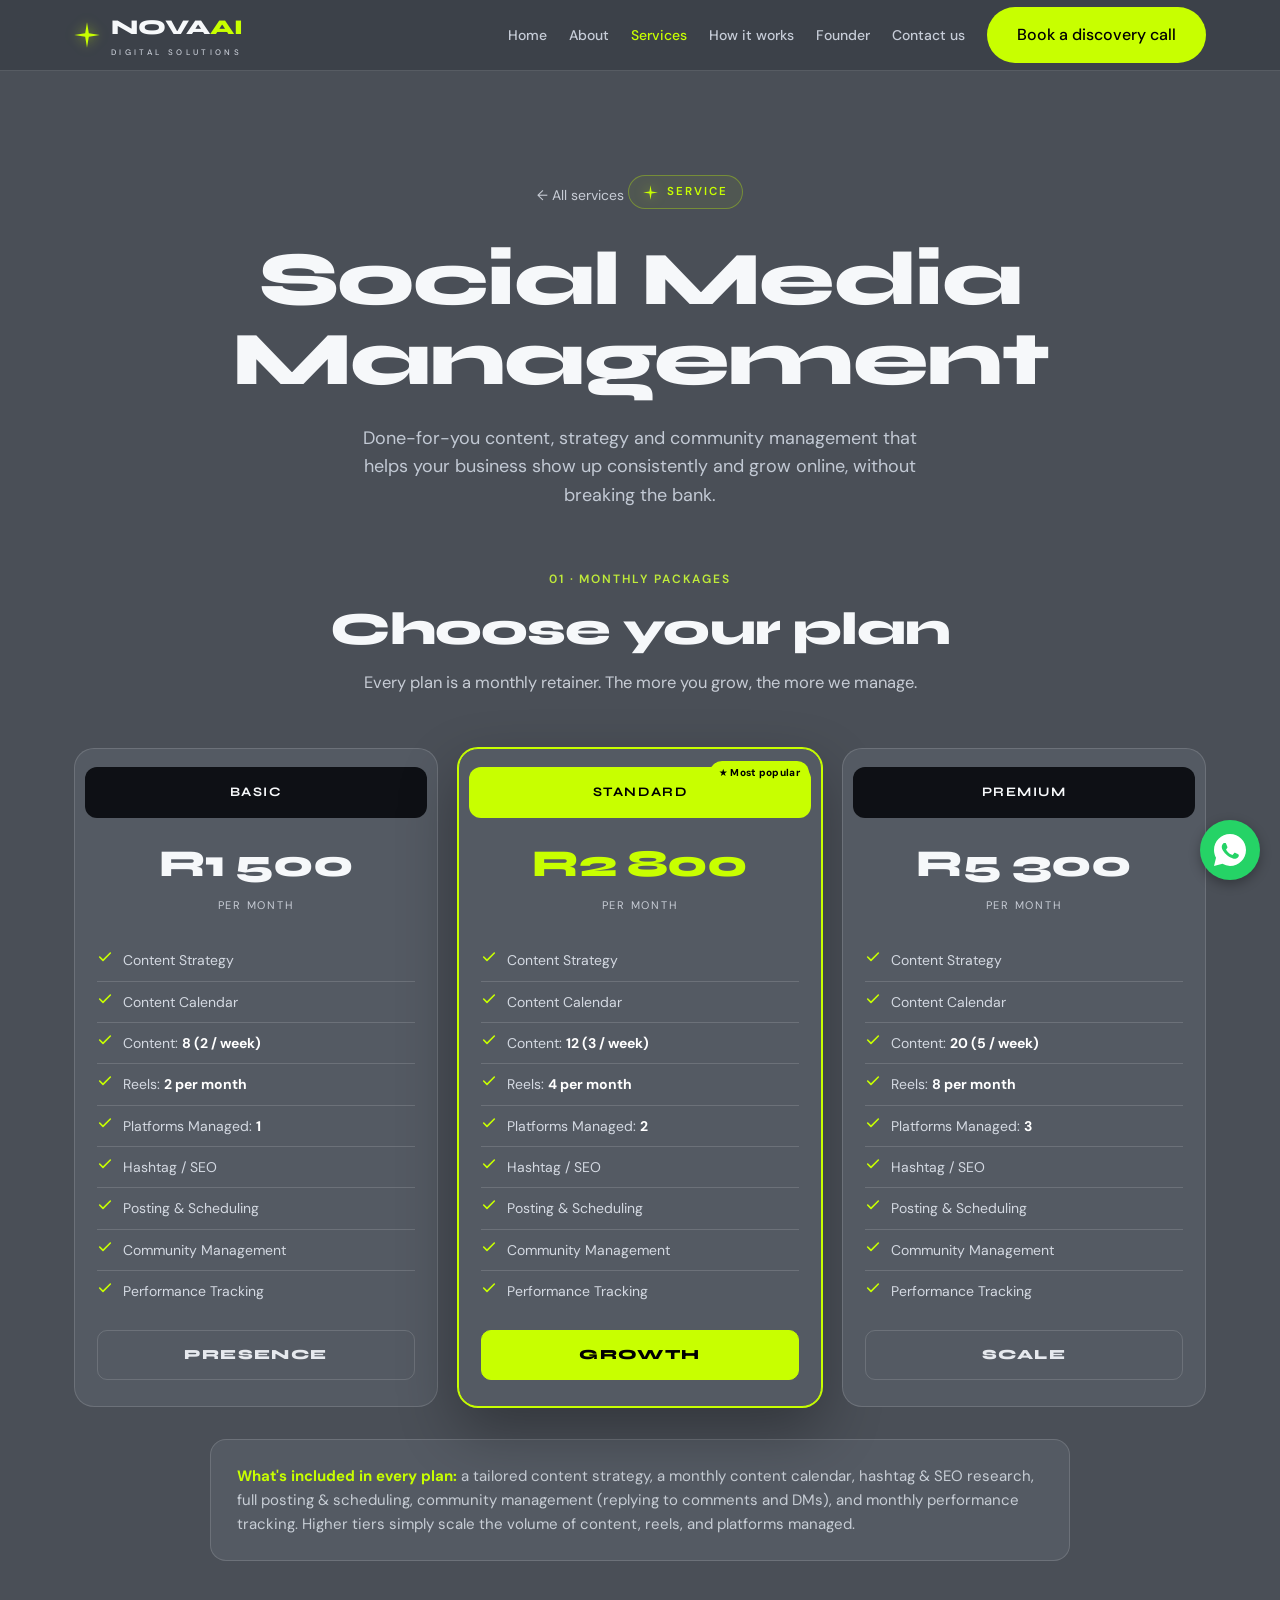
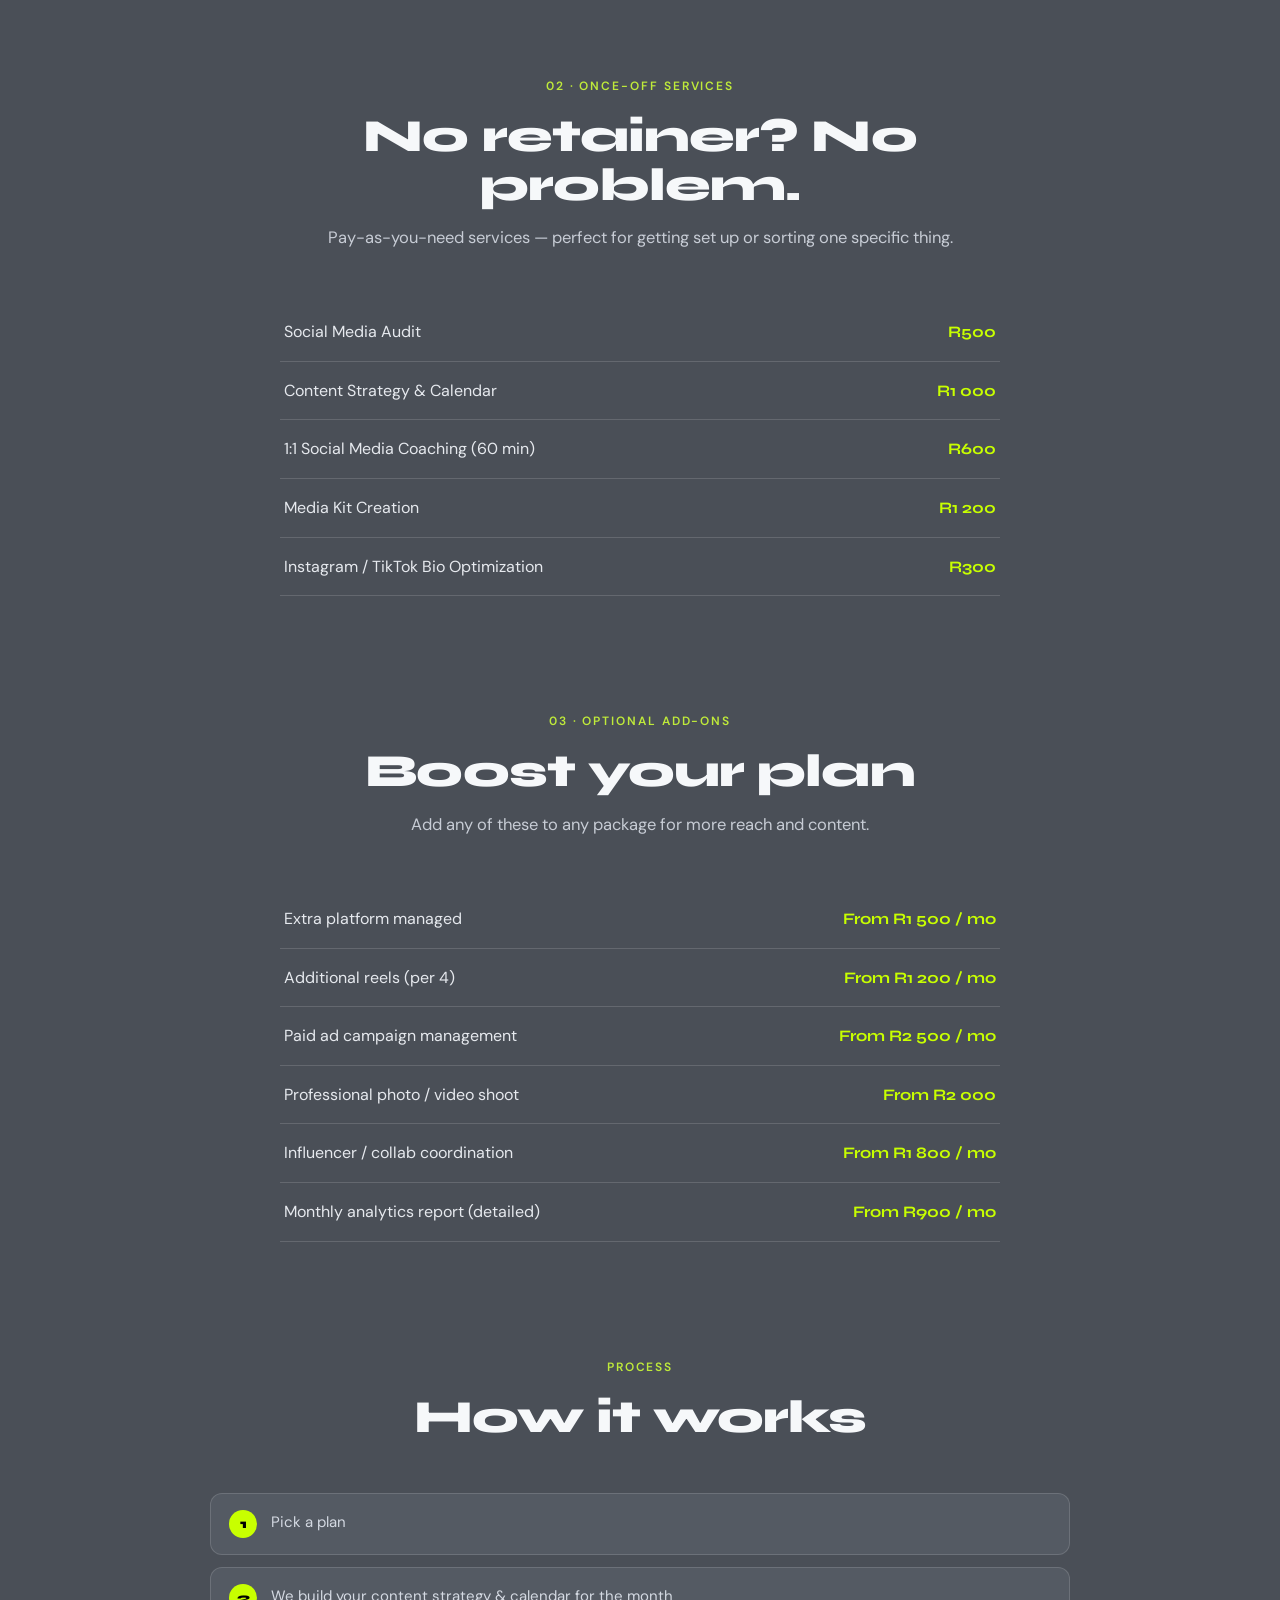
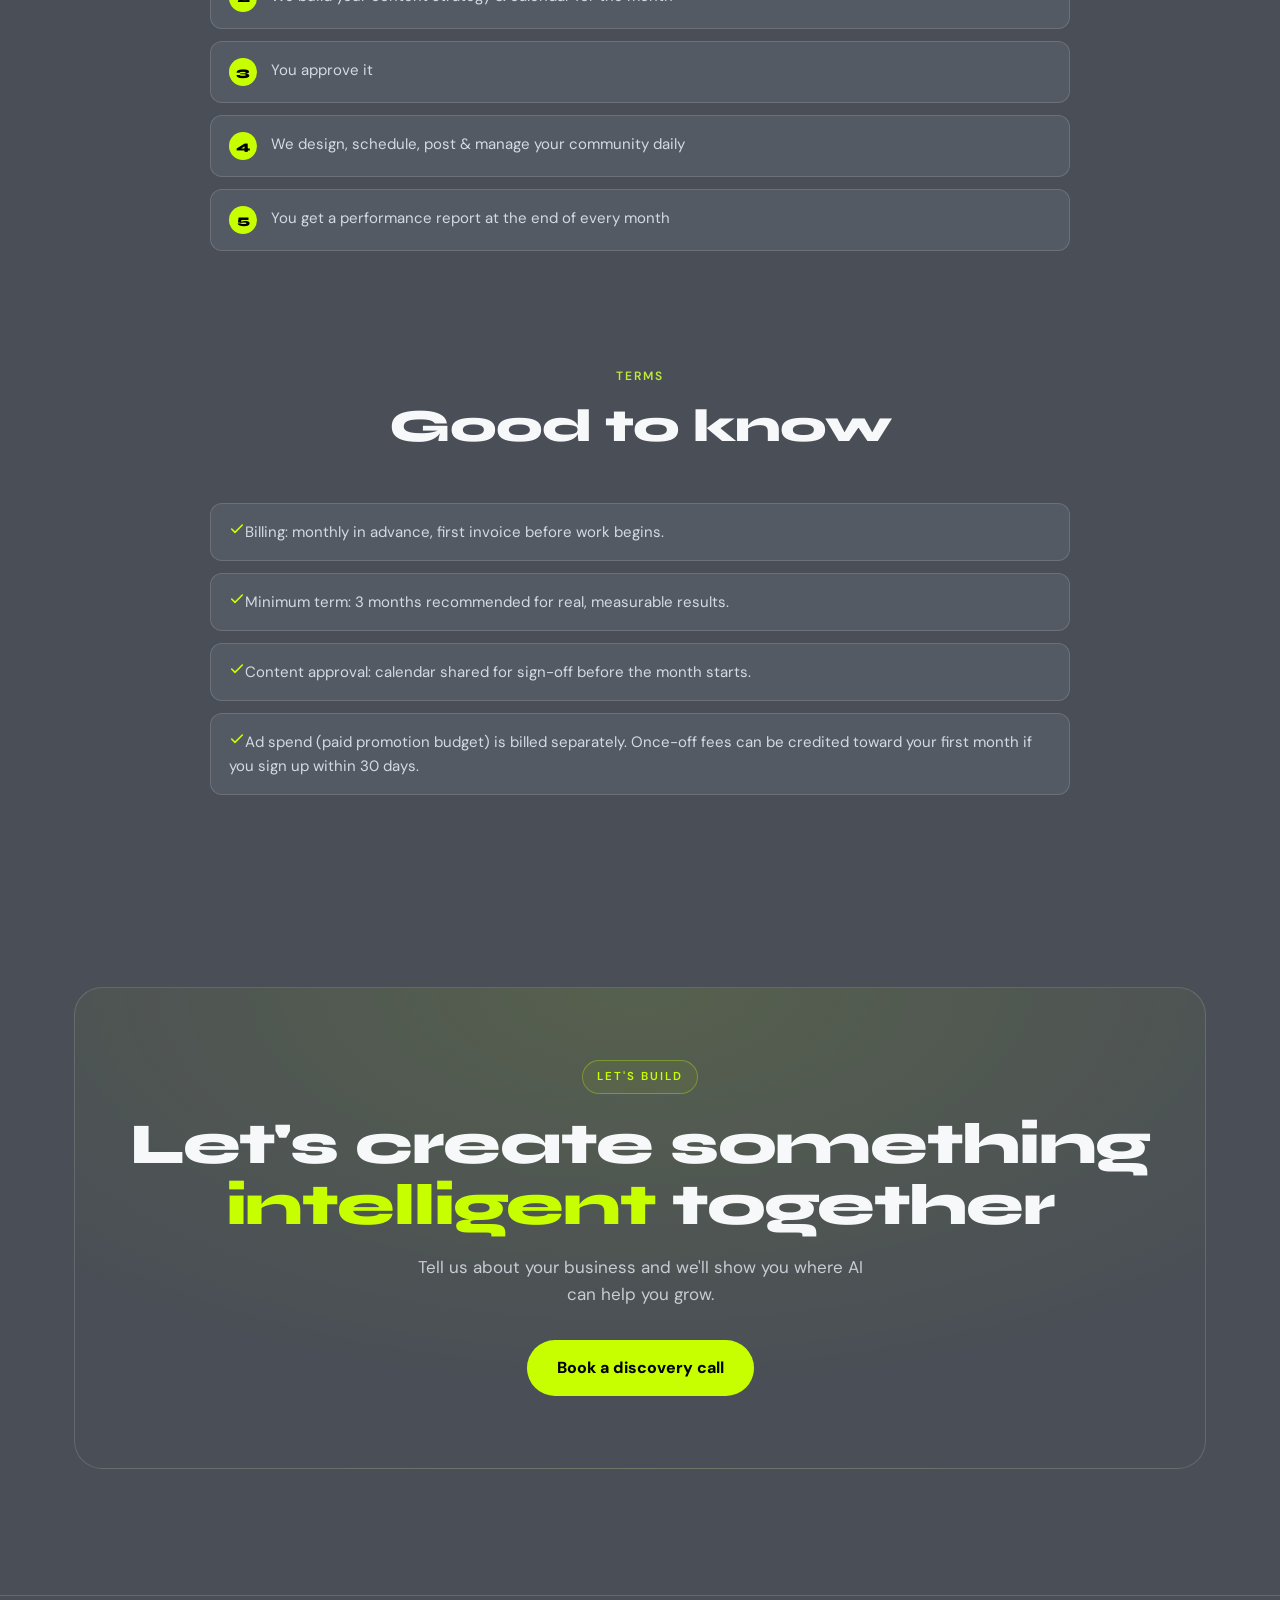
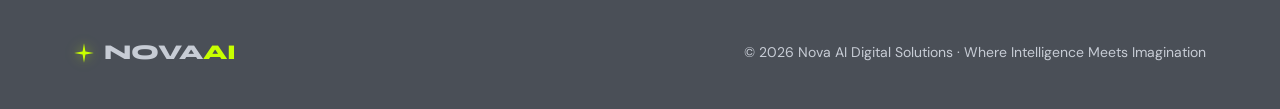
<file: service-social-media.html>
<!DOCTYPE html><html lang="en"><head>
  <link rel="icon" type="image/x-icon" href="favicon.ico">
<link rel="icon" type="image/png" sizes="32x32" href="favicon-32x32.png">
<link rel="icon" type="image/png" sizes="16x16" href="favicon-16x16.png">
<link rel="apple-touch-icon" href="apple-touch-icon.png">
  <meta charset="utf-8">
<meta name="viewport" content="width=device-width, initial-scale=1"><title>Social Media Management | Nova AI</title>
<meta name="description" content="Done-for-you content, strategy and community management that helps your business show up consistently and grow online - without the big budget.">
<link rel="preconnect" href="https://fonts.googleapis.com"><link rel="preconnect" href="https://fonts.gstatic.com" crossorigin>
<link href="https://fonts.googleapis.com/css2?family=Syne:wght@600;700;800&family=DM+Sans:opsz,wght@9..40,400;9..40,500;9..40,600;9..40,700&display=swap" rel="stylesheet">
<link rel="stylesheet" href="css/styles.css"></head><body>
  <div id="page-loader" style="position:fixed;top:0;left:0;width:100%;height:100%;background:#0A0A0A;display:flex;align-items:center;justify-content:center;z-index:99999;transition:opacity 0.4s ease;">
  <img src="loader-star-final.png" alt="Loading" style="width:80px;height:80px;animation:novaSpin 1.2s linear infinite;">
</div>

<style>
@keyframes novaSpin {
  from { transform: rotate(0deg); }
  to { transform: rotate(360deg); }
}
</style>

<script>
window.addEventListener('load', function() {
  var loader = document.getElementById('page-loader');
  if (loader) {
    loader.style.opacity = '0';
    setTimeout(function() { loader.style.display = 'none'; }, 400);
  }
});
</script>
  <header><div class="wrap"><nav class="nav"><a href="index.html" class="logo"><svg class="star" width="26" height="26" viewBox="0 0 100 100"><path d="M50 1 L57 43 L99 50 L57 57 L50 99 L43 57 L1 50 L43 43 Z" fill="#C8FF00"/></svg><span>NOVA<span class="ai">AI</span><small>DIGITAL SOLUTIONS</small></span></a>
<div class="nav-links" id="nav"><a href="index.html">Home</a><a href="about.html">About</a><a href="index.html#services" class="active">Services</a><a href="index.html#how">How it works</a><a href="index.html#founder">Founder</a><a href="index.html#contact">Contact us</a>
<a class="btn btn-primary" href="https://wa.me/27713437221?text=Hi%20Nova%20AI%2C%20I%27d%20like%20to%20book%20a%20discovery%20call" style="font-size:16px;padding:15px 30px">Book a discovery call</a>
<button class="burger" id="burger" aria-label="Menu"><span></span><span></span><span></span></button>
</nav></div></header><section class="page-hero"><div class="wrap reveal" style="position:relative;z-index:2;text-align:center">
<a class="backlink" href="index.html#services">&larr; All services</a>
<span class="eyebrow"><svg class="star" width="15" height="15" viewBox="0 0 100 100"><path d="M50 1 L57 43 L99 50 L57 57 L50 99 L43 57 L1 50 L43 43 Z" fill="#C8FF00"/></svg> Service</span><h1>Social Media Management</h1><p>Done-for-you content, strategy and community management that helps your business show up consistently and grow online, without breaking the bank.</p></div></section><section class="section" style="padding-top:30px"><div class="wrap">
<div class="sec-head reveal"><div class="kicker">01 &middot; Monthly packages</div><h2>Choose your plan</h2><p>Every plan is a monthly retainer. The more you grow, the more we manage.</p></div>
<div class="pricing"><div class="ptier reveal"><div class="ph">BASIC</div><div class="price">R1 500</div><div class="per">per month</div><ul><li><svg class="ck" width="16" height="16" viewBox="0 0 24 24" fill="none" stroke="#C8FF00" stroke-width="2.4" stroke-linecap="round" stroke-linejoin="round"><path d="M20 6L9 17l-5-5"/></svg><span>Content Strategy</span></li><li><svg class="ck" width="16" height="16" viewBox="0 0 24 24" fill="none" stroke="#C8FF00" stroke-width="2.4" stroke-linecap="round" stroke-linejoin="round"><path d="M20 6L9 17l-5-5"/></svg><span>Content Calendar</span></li><li><svg class="ck" width="16" height="16" viewBox="0 0 24 24" fill="none" stroke="#C8FF00" stroke-width="2.4" stroke-linecap="round" stroke-linejoin="round"><path d="M20 6L9 17l-5-5"/></svg><span>Content: <b>8 (2 / week)</b></span></li><li><svg class="ck" width="16" height="16" viewBox="0 0 24 24" fill="none" stroke="#C8FF00" stroke-width="2.4" stroke-linecap="round" stroke-linejoin="round"><path d="M20 6L9 17l-5-5"/></svg><span>Reels: <b>2 per month</b></span></li><li><svg class="ck" width="16" height="16" viewBox="0 0 24 24" fill="none" stroke="#C8FF00" stroke-width="2.4" stroke-linecap="round" stroke-linejoin="round"><path d="M20 6L9 17l-5-5"/></svg><span>Platforms Managed: <b>1</b></span></li><li><svg class="ck" width="16" height="16" viewBox="0 0 24 24" fill="none" stroke="#C8FF00" stroke-width="2.4" stroke-linecap="round" stroke-linejoin="round"><path d="M20 6L9 17l-5-5"/></svg><span>Hashtag / SEO</span></li><li><svg class="ck" width="16" height="16" viewBox="0 0 24 24" fill="none" stroke="#C8FF00" stroke-width="2.4" stroke-linecap="round" stroke-linejoin="round"><path d="M20 6L9 17l-5-5"/></svg><span>Posting &amp; Scheduling</span></li><li><svg class="ck" width="16" height="16" viewBox="0 0 24 24" fill="none" stroke="#C8FF00" stroke-width="2.4" stroke-linecap="round" stroke-linejoin="round"><path d="M20 6L9 17l-5-5"/></svg><span>Community Management</span></li><li><svg class="ck" width="16" height="16" viewBox="0 0 24 24" fill="none" stroke="#C8FF00" stroke-width="2.4" stroke-linecap="round" stroke-linejoin="round"><path d="M20 6L9 17l-5-5"/></svg><span>Performance Tracking</span></li></ul><div class="plabel">PRESENCE</div></div><div class="ptier pop reveal"><div class="ribbon">&starf; Most popular</div><div class="ph">STANDARD</div><div class="price">R2 800</div><div class="per">per month</div><ul><li><svg class="ck" width="16" height="16" viewBox="0 0 24 24" fill="none" stroke="#C8FF00" stroke-width="2.4" stroke-linecap="round" stroke-linejoin="round"><path d="M20 6L9 17l-5-5"/></svg><span>Content Strategy</span></li><li><svg class="ck" width="16" height="16" viewBox="0 0 24 24" fill="none" stroke="#C8FF00" stroke-width="2.4" stroke-linecap="round" stroke-linejoin="round"><path d="M20 6L9 17l-5-5"/></svg><span>Content Calendar</span></li><li><svg class="ck" width="16" height="16" viewBox="0 0 24 24" fill="none" stroke="#C8FF00" stroke-width="2.4" stroke-linecap="round" stroke-linejoin="round"><path d="M20 6L9 17l-5-5"/></svg><span>Content: <b>12 (3 / week)</b></span></li><li><svg class="ck" width="16" height="16" viewBox="0 0 24 24" fill="none" stroke="#C8FF00" stroke-width="2.4" stroke-linecap="round" stroke-linejoin="round"><path d="M20 6L9 17l-5-5"/></svg><span>Reels: <b>4 per month</b></span></li><li><svg class="ck" width="16" height="16" viewBox="0 0 24 24" fill="none" stroke="#C8FF00" stroke-width="2.4" stroke-linecap="round" stroke-linejoin="round"><path d="M20 6L9 17l-5-5"/></svg><span>Platforms Managed: <b>2</b></span></li><li><svg class="ck" width="16" height="16" viewBox="0 0 24 24" fill="none" stroke="#C8FF00" stroke-width="2.4" stroke-linecap="round" stroke-linejoin="round"><path d="M20 6L9 17l-5-5"/></svg><span>Hashtag / SEO</span></li><li><svg class="ck" width="16" height="16" viewBox="0 0 24 24" fill="none" stroke="#C8FF00" stroke-width="2.4" stroke-linecap="round" stroke-linejoin="round"><path d="M20 6L9 17l-5-5"/></svg><span>Posting &amp; Scheduling</span></li><li><svg class="ck" width="16" height="16" viewBox="0 0 24 24" fill="none" stroke="#C8FF00" stroke-width="2.4" stroke-linecap="round" stroke-linejoin="round"><path d="M20 6L9 17l-5-5"/></svg><span>Community Management</span></li><li><svg class="ck" width="16" height="16" viewBox="0 0 24 24" fill="none" stroke="#C8FF00" stroke-width="2.4" stroke-linecap="round" stroke-linejoin="round"><path d="M20 6L9 17l-5-5"/></svg><span>Performance Tracking</span></li></ul><div class="plabel">GROWTH</div></div><div class="ptier reveal"><div class="ph">PREMIUM</div><div class="price">R5 300</div><div class="per">per month</div><ul><li><svg class="ck" width="16" height="16" viewBox="0 0 24 24" fill="none" stroke="#C8FF00" stroke-width="2.4" stroke-linecap="round" stroke-linejoin="round"><path d="M20 6L9 17l-5-5"/></svg><span>Content Strategy</span></li><li><svg class="ck" width="16" height="16" viewBox="0 0 24 24" fill="none" stroke="#C8FF00" stroke-width="2.4" stroke-linecap="round" stroke-linejoin="round"><path d="M20 6L9 17l-5-5"/></svg><span>Content Calendar</span></li><li><svg class="ck" width="16" height="16" viewBox="0 0 24 24" fill="none" stroke="#C8FF00" stroke-width="2.4" stroke-linecap="round" stroke-linejoin="round"><path d="M20 6L9 17l-5-5"/></svg><span>Content: <b>20 (5 / week)</b></span></li><li><svg class="ck" width="16" height="16" viewBox="0 0 24 24" fill="none" stroke="#C8FF00" stroke-width="2.4" stroke-linecap="round" stroke-linejoin="round"><path d="M20 6L9 17l-5-5"/></svg><span>Reels: <b>8 per month</b></span></li><li><svg class="ck" width="16" height="16" viewBox="0 0 24 24" fill="none" stroke="#C8FF00" stroke-width="2.4" stroke-linecap="round" stroke-linejoin="round"><path d="M20 6L9 17l-5-5"/></svg><span>Platforms Managed: <b>3</b></span></li><li><svg class="ck" width="16" height="16" viewBox="0 0 24 24" fill="none" stroke="#C8FF00" stroke-width="2.4" stroke-linecap="round" stroke-linejoin="round"><path d="M20 6L9 17l-5-5"/></svg><span>Hashtag / SEO</span></li><li><svg class="ck" width="16" height="16" viewBox="0 0 24 24" fill="none" stroke="#C8FF00" stroke-width="2.4" stroke-linecap="round" stroke-linejoin="round"><path d="M20 6L9 17l-5-5"/></svg><span>Posting &amp; Scheduling</span></li><li><svg class="ck" width="16" height="16" viewBox="0 0 24 24" fill="none" stroke="#C8FF00" stroke-width="2.4" stroke-linecap="round" stroke-linejoin="round"><path d="M20 6L9 17l-5-5"/></svg><span>Community Management</span></li><li><svg class="ck" width="16" height="16" viewBox="0 0 24 24" fill="none" stroke="#C8FF00" stroke-width="2.4" stroke-linecap="round" stroke-linejoin="round"><path d="M20 6L9 17l-5-5"/></svg><span>Performance Tracking</span></li></ul><div class="plabel">SCALE</div></div></div><div class="note-box reveal"><b>What's included in every plan:</b> a tailored content strategy, a monthly content calendar, hashtag &amp; SEO research, full posting &amp; scheduling, community management (replying to comments and DMs), and monthly performance tracking. Higher tiers simply scale the volume of content, reels, and platforms managed.</div></div></section><section class="section" style="padding-top:20px"><div class="wrap">
<div class="sec-head reveal"><div class="kicker">02 &middot; Once-off services</div><h2>No retainer? No problem.</h2><p>Pay-as-you-need services — perfect for getting set up or sorting one specific thing.</p></div>
<div class="price-list"><div class="price-row reveal"><span class="nm">Social Media Audit</span><span class="pr">R500</span></div><div class="price-row reveal"><span class="nm">Content Strategy &amp; Calendar</span><span class="pr">R1 000</span></div><div class="price-row reveal"><span class="nm">1:1 Social Media Coaching (60 min)</span><span class="pr">R600</span></div><div class="price-row reveal"><span class="nm">Media Kit Creation</span><span class="pr">R1 200</span></div><div class="price-row reveal"><span class="nm">Instagram / TikTok Bio Optimization</span><span class="pr">R300</span></div></div></div></section><section class="section" style="padding-top:20px"><div class="wrap">
<div class="sec-head reveal"><div class="kicker">03 &middot; Optional add-ons</div><h2>Boost your plan</h2><p>Add any of these to any package for more reach and content.</p></div>
<div class="price-list"><div class="price-row reveal"><span class="nm">Extra platform managed</span><span class="pr">From R1 500 / mo</span></div><div class="price-row reveal"><span class="nm">Additional reels (per 4)</span><span class="pr">From R1 200 / mo</span></div><div class="price-row reveal"><span class="nm">Paid ad campaign management</span><span class="pr">From R2 500 / mo</span></div><div class="price-row reveal"><span class="nm">Professional photo / video shoot</span><span class="pr">From R2 000</span></div><div class="price-row reveal"><span class="nm">Influencer / collab coordination</span><span class="pr">From R1 800 / mo</span></div><div class="price-row reveal"><span class="nm">Monthly analytics report (detailed)</span><span class="pr">From R900 / mo</span></div></div></div></section><section class="section" style="padding-top:20px"><div class="wrap">
<div class="sec-head reveal"><div class="kicker">Process</div><h2>How it works</h2></div>
<div class="steps-line"><div class="stepline reveal"><span class="n">1</span><span>Pick a plan</span></div><div class="stepline reveal"><span class="n">2</span><span>We build your content strategy &amp; calendar for the month</span></div><div class="stepline reveal"><span class="n">3</span><span>You approve it</span></div><div class="stepline reveal"><span class="n">4</span><span>We design, schedule, post &amp; manage your community daily</span></div><div class="stepline reveal"><span class="n">5</span><span>You get a performance report at the end of every month</span></div></div></div></section><section class="section" style="padding-top:20px"><div class="wrap">
<div class="sec-head reveal"><div class="kicker">Terms</div><h2>Good to know</h2></div>
<div class="steps-line"><div class="stepline reveal"><span><svg class="ck" width="16" height="16" viewBox="0 0 24 24" fill="none" stroke="#C8FF00" stroke-width="2.4" stroke-linecap="round" stroke-linejoin="round"><path d="M20 6L9 17l-5-5"/></svg>Billing: monthly in advance, first invoice before work begins.</span></div><div class="stepline reveal"><span><svg class="ck" width="16" height="16" viewBox="0 0 24 24" fill="none" stroke="#C8FF00" stroke-width="2.4" stroke-linecap="round" stroke-linejoin="round"><path d="M20 6L9 17l-5-5"/></svg>Minimum term: 3 months recommended for real, measurable results.</span></div><div class="stepline reveal"><span><svg class="ck" width="16" height="16" viewBox="0 0 24 24" fill="none" stroke="#C8FF00" stroke-width="2.4" stroke-linecap="round" stroke-linejoin="round"><path d="M20 6L9 17l-5-5"/></svg>Content approval: calendar shared for sign-off before the month starts.</span></div><div class="stepline reveal"><span><svg class="ck" width="16" height="16" viewBox="0 0 24 24" fill="none" stroke="#C8FF00" stroke-width="2.4" stroke-linecap="round" stroke-linejoin="round"><path d="M20 6L9 17l-5-5"/></svg>Ad spend (paid promotion budget) is billed separately. Once-off fees can be credited toward your first month if you sign up within 30 days.</span></div></div></div></section><section class="section"><div class="wrap reveal"><div class="cta-band">
<span class="eyebrow">Let's build</span>
<h2 style="margin-top:20px">Let's create something <span class="lime">intelligent</span> together</h2>
<p>Tell us about your business and we'll show you where AI can help you grow.</p>
<a class="btn btn-primary" href="https://wa.me/27713437221?text=Hi%20Nova%20AI%2C%20I%27d%20like%20to%20book%20a%20discovery%20call" style="font-size:16px;padding:15px 30px">Book a discovery call</a>
</div></div></section><footer><div class="wrap"><div class="foot">
<a href="index.html" style="display:flex;align-items:center;gap:10px" class="logo"><svg class="star" width="20" height="20" viewBox="0 0 100 100"><path d="M50 1 L57 43 L99 50 L57 57 L50 99 L43 57 L1 50 L43 43 Z" fill="#C8FF00"/></svg><span style="font-family:Syne;font-weight:800">NOVA<span style="color:var(--lime)">AI</span></span></a>
<div>&copy; 2026 Nova AI Digital Solutions &middot; Where Intelligence Meets Imagination</div>
<a href="https://wa.me/27713437221?text=Hi%20Nova%20AI%2C%20I%27d%20like%20to%20chat" 
   target="_blank" 
   style="position:fixed;bottom:20px;right:20px;background:#25D366;width:60px;height:60px;border-radius:50%;display:flex;align-items:center;justify-content:center;box-shadow:0 4px 12px rgba(0,0,0,0.3);z-index:9999;">
  <svg width="32" height="32" viewBox="0 0 24 24" fill="white">
    <path d="M12 0C5.373 0 0 5.373 0 12c0 2.121.553 4.114 1.522 5.84L0 24l6.335-1.652A11.95 11.95 0 0012 24c6.627 0 12-5.373 12-12S18.627 0 12 0zm6.29 16.99c-.263.738-1.517 1.41-2.096 1.492-.536.078-1.221.11-1.97-.124-.454-.14-1.037-.33-1.784-.646-3.14-1.356-5.19-4.52-5.348-4.73-.157-.21-1.28-1.703-1.28-3.25 0-1.547.812-2.31 1.1-2.626.288-.315.63-.393.84-.393.21 0 .42.002.604.011.194.01.454-.074.71.542.263.63.892 2.18.972 2.34.08.157.132.34.026.55-.105.21-.157.34-.315.524-.157.184-.33.41-.472.55-.157.157-.32.328-.137.643.184.315.816 1.348 1.752 2.184 1.203 1.073 2.218 1.406 2.533 1.564.315.157.5.13.683-.078.184-.21.79-.92.998-1.235.21-.315.42-.262.71-.157.288.105 1.83.863 2.144 1.02.315.157.525.235.605.367.078.132.078.762-.184 1.5z"/>
  </svg>
</a></div></div></footer><script src="js/main.js"></script>
</body></html>
</file>
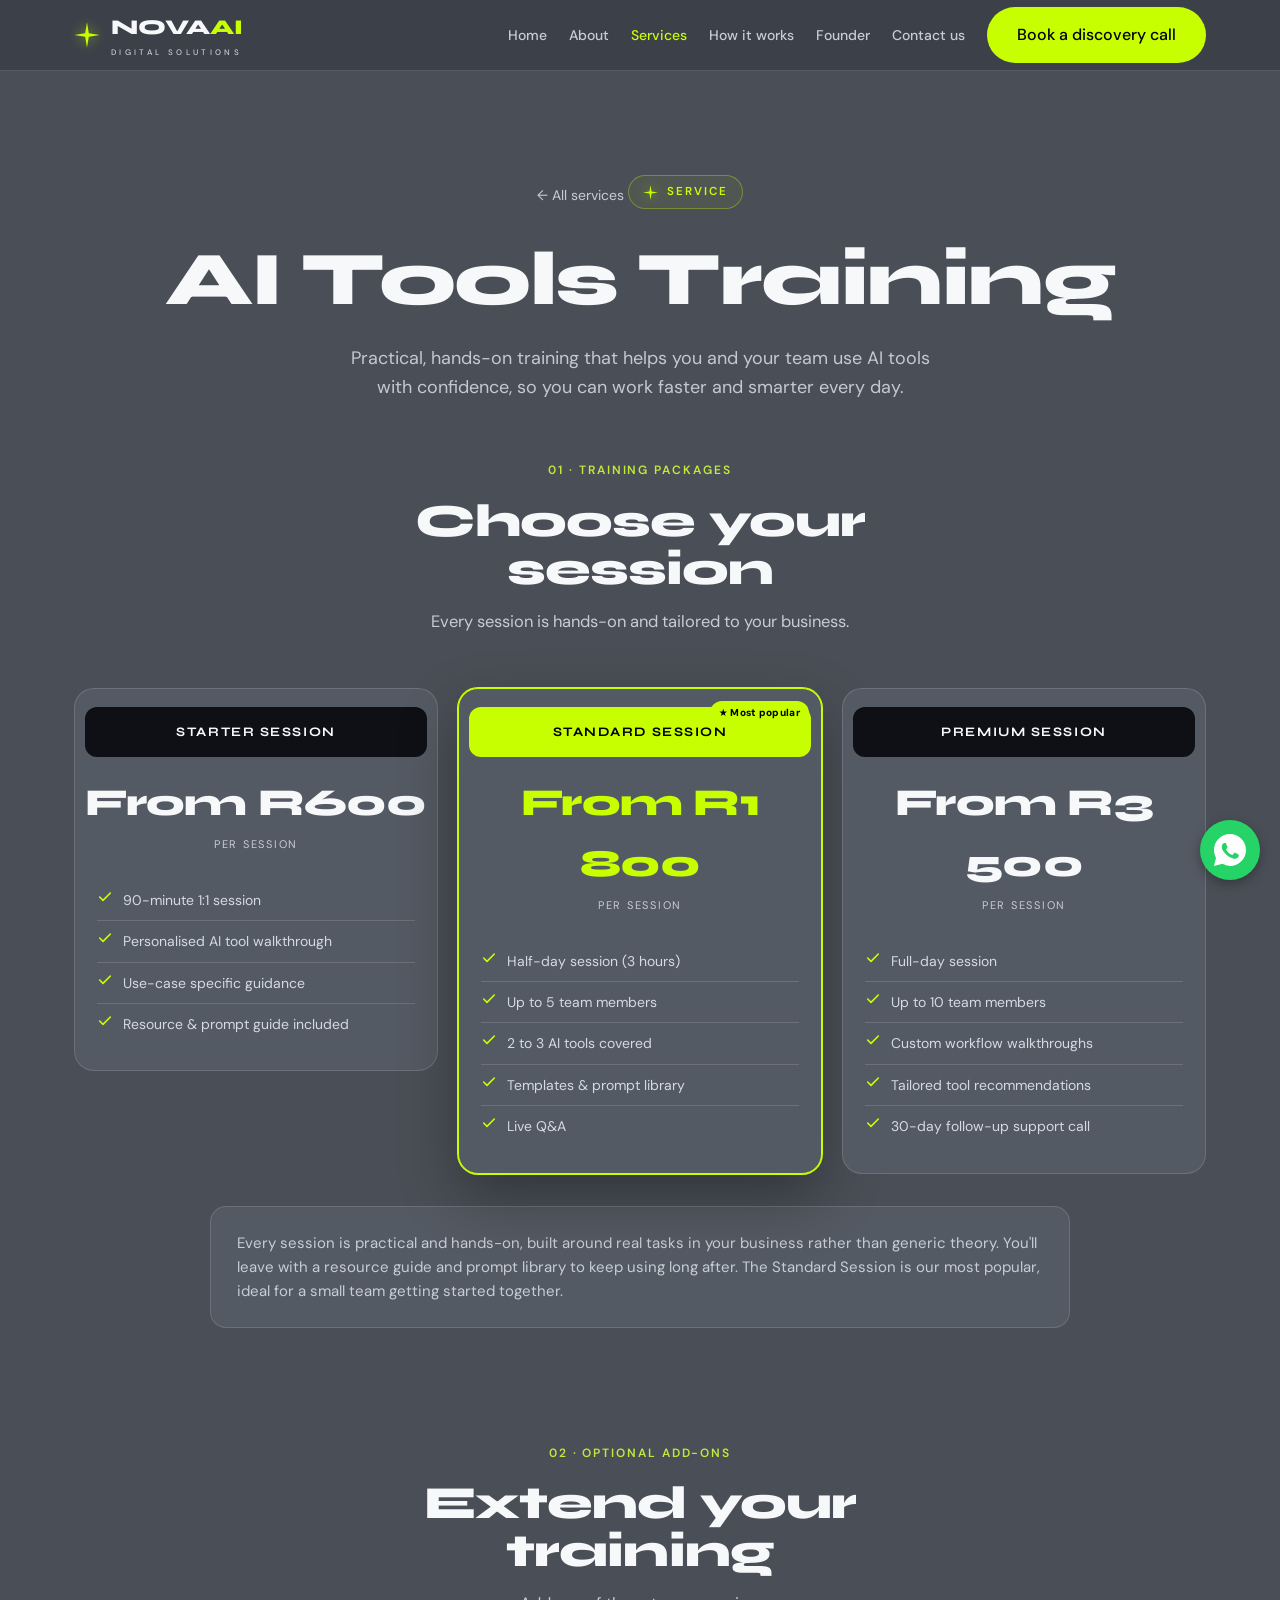
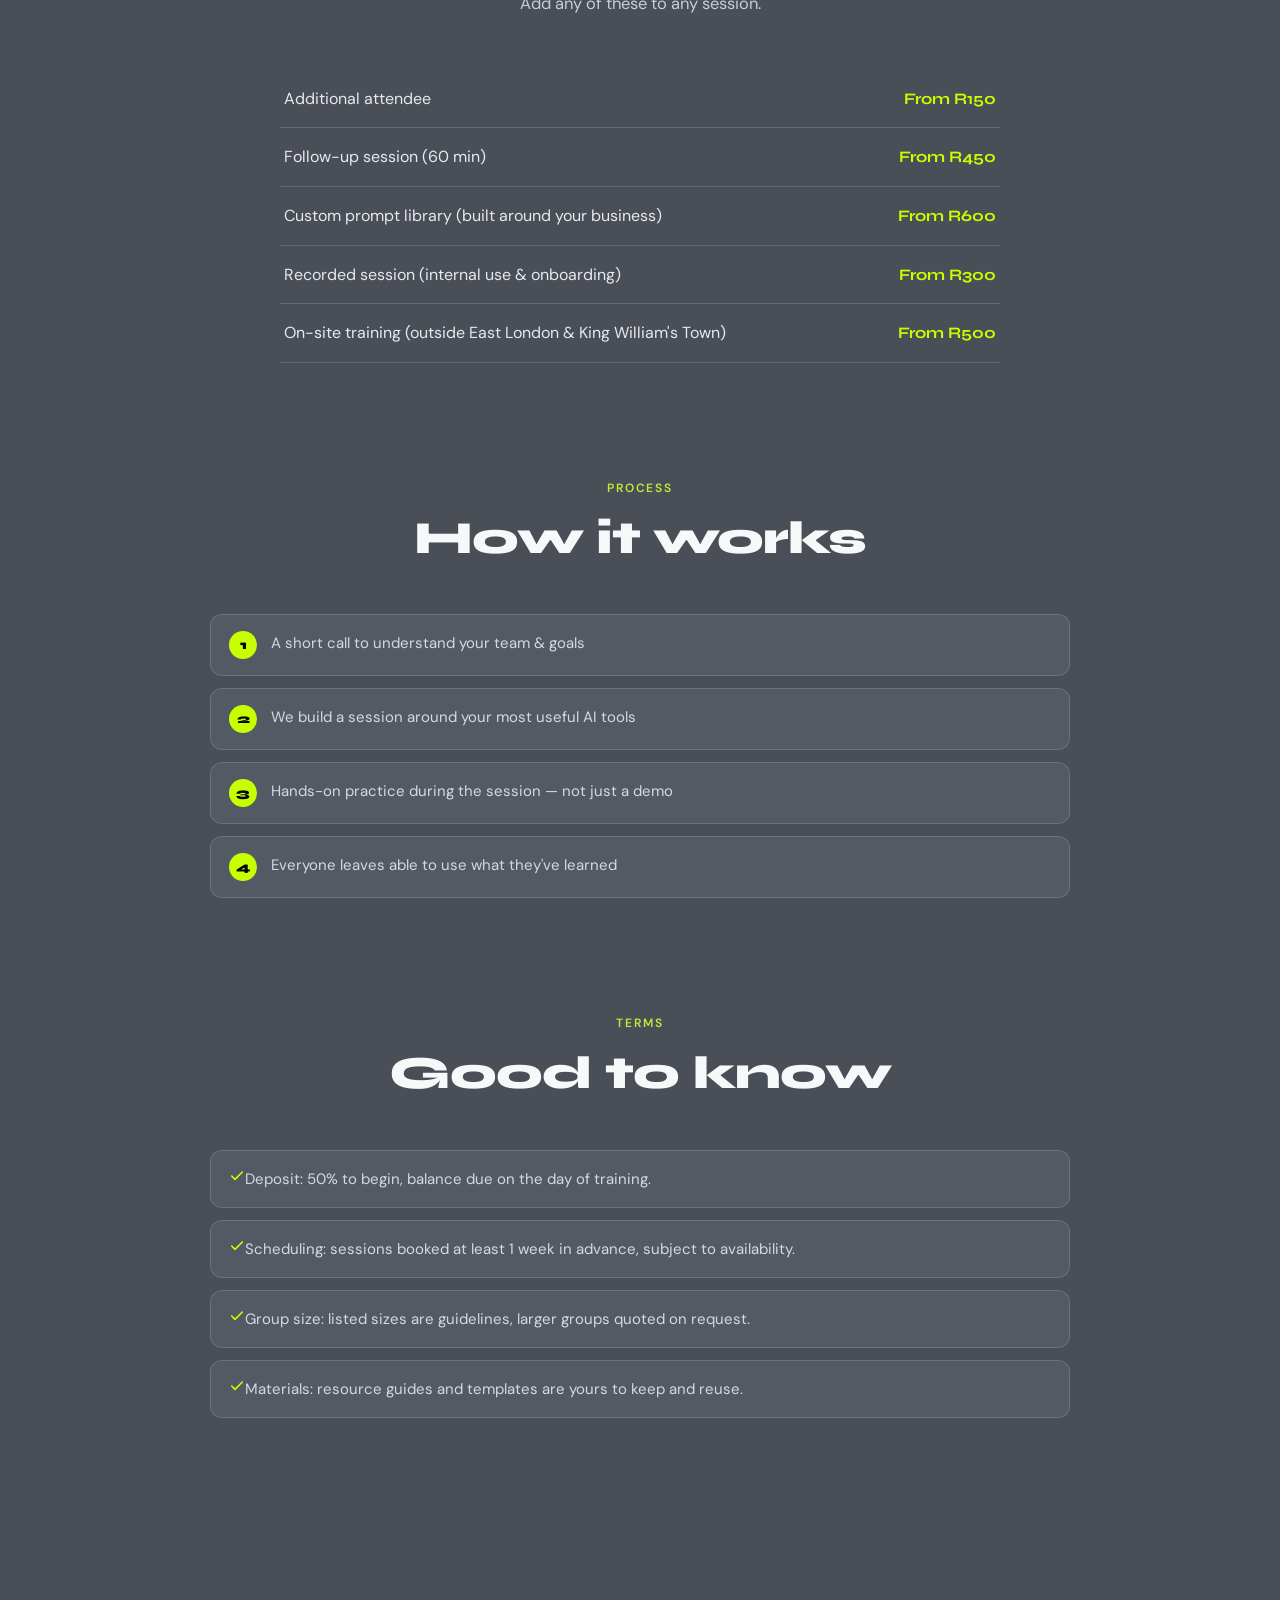
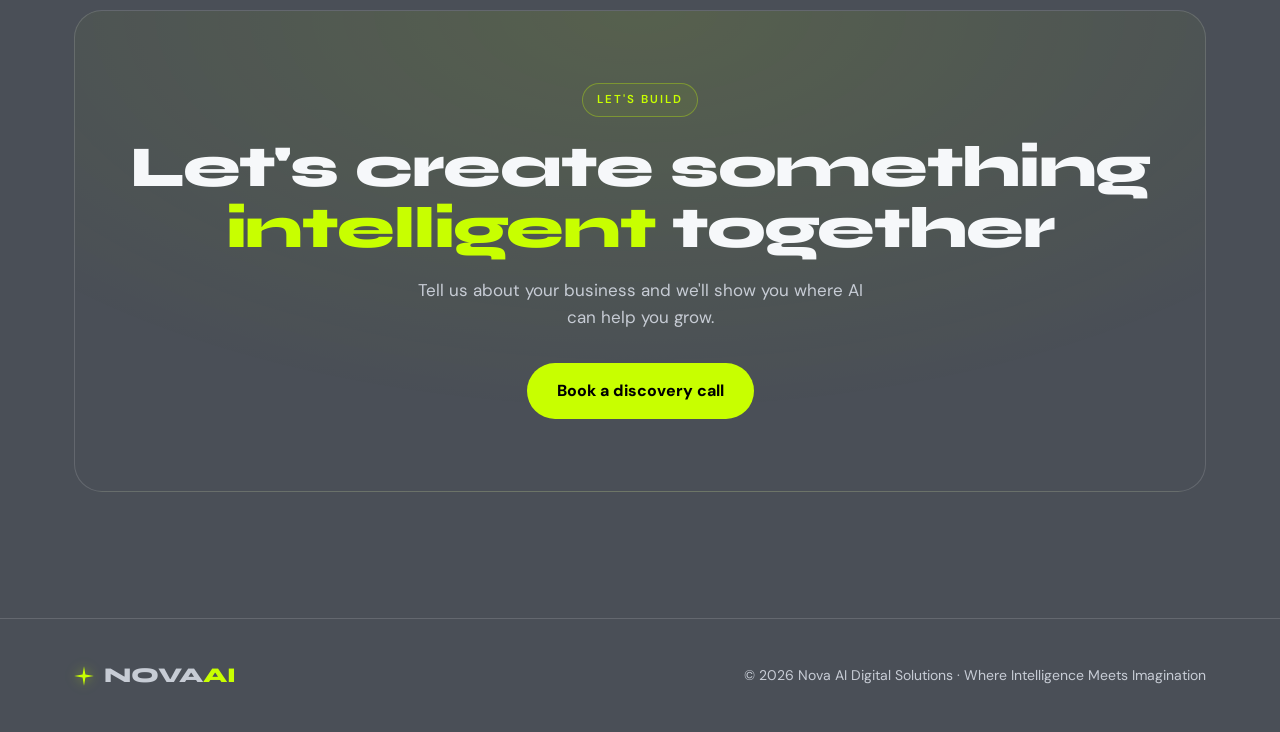
<file: service-training.html>
<!DOCTYPE html><html lang="en"><head>
  <link rel="icon" type="image/x-icon" href="favicon.ico">
<link rel="icon" type="image/png" sizes="32x32" href="favicon-32x32.png">
<link rel="icon" type="image/png" sizes="16x16" href="favicon-16x16.png">
<link rel="apple-touch-icon" href="apple-touch-icon.png">
  <meta charset="utf-8">
<meta name="viewport" content="width=device-width, initial-scale=1"><title>AI Tools Training | Nova AI</title>
<meta name="description" content="Practical, hands-on training that helps you and your team use AI tools with confidence, so you can work faster and smarter every day.">
<link rel="preconnect" href="https://fonts.googleapis.com"><link rel="preconnect" href="https://fonts.gstatic.com" crossorigin>
<link href="https://fonts.googleapis.com/css2?family=Syne:wght@600;700;800&family=DM+Sans:opsz,wght@9..40,400;9..40,500;9..40,600;9..40,700&display=swap" rel="stylesheet">
<link rel="stylesheet" href="css/styles.css"></head><body>
  <div id="page-loader" style="position:fixed;top:0;left:0;width:100%;height:100%;background:#0A0A0A;display:flex;align-items:center;justify-content:center;z-index:99999;transition:opacity 0.4s ease;">
  <img src="loader-star-final.png" alt="Loading" style="width:80px;height:80px;animation:novaSpin 1.2s linear infinite;">
</div>

<style>
@keyframes novaSpin {
  from { transform: rotate(0deg); }
  to { transform: rotate(360deg); }
}
</style>

<script>
window.addEventListener('load', function() {
  var loader = document.getElementById('page-loader');
  if (loader) {
    loader.style.opacity = '0';
    setTimeout(function() { loader.style.display = 'none'; }, 400);
  }
});
</script>
  <header><div class="wrap"><nav class="nav"><a href="index.html" class="logo"><svg class="star" width="26" height="26" viewBox="0 0 100 100"><path d="M50 1 L57 43 L99 50 L57 57 L50 99 L43 57 L1 50 L43 43 Z" fill="#C8FF00"/></svg><span>NOVA<span class="ai">AI</span><small>DIGITAL SOLUTIONS</small></span></a>
<div class="nav-links" id="nav"><a href="index.html">Home</a><a href="about.html">About</a><a href="index.html#services" class="active">Services</a><a href="index.html#how">How it works</a><a href="index.html#founder">Founder</a><a href="index.html#contact">Contact us</a>
<a class="btn btn-primary" href="https://wa.me/27713437221?text=Hi%20Nova%20AI%2C%20I%27d%20like%20to%20book%20a%20discovery%20call" style="font-size:16px;padding:15px 30px">Book a discovery call</a>
<button class="burger" id="burger" aria-label="Menu"><span></span><span></span><span></span></button>
</nav></div></header><section class="page-hero"><div class="wrap reveal" style="position:relative;z-index:2;text-align:center">
<a class="backlink" href="index.html#services">&larr; All services</a>
<span class="eyebrow"><svg class="star" width="15" height="15" viewBox="0 0 100 100"><path d="M50 1 L57 43 L99 50 L57 57 L50 99 L43 57 L1 50 L43 43 Z" fill="#C8FF00"/></svg> Service</span><h1>AI Tools Training</h1><p>Practical, hands-on training that helps you and your team use AI tools with confidence, so you can work faster and smarter every day.</p></div></section><section class="section" style="padding-top:30px"><div class="wrap">
<div class="sec-head reveal"><div class="kicker">01 &middot; Training packages</div><h2>Choose your session</h2><p>Every session is hands-on and tailored to your business.</p></div>
<div class="pricing"><div class="ptier reveal"><div class="ph">STARTER SESSION</div><div class="price">From R600</div><div class="per">per session</div><ul><li><svg class="ck" width="16" height="16" viewBox="0 0 24 24" fill="none" stroke="#C8FF00" stroke-width="2.4" stroke-linecap="round" stroke-linejoin="round"><path d="M20 6L9 17l-5-5"/></svg><span>90-minute 1:1 session</span></li><li><svg class="ck" width="16" height="16" viewBox="0 0 24 24" fill="none" stroke="#C8FF00" stroke-width="2.4" stroke-linecap="round" stroke-linejoin="round"><path d="M20 6L9 17l-5-5"/></svg><span>Personalised AI tool walkthrough</span></li><li><svg class="ck" width="16" height="16" viewBox="0 0 24 24" fill="none" stroke="#C8FF00" stroke-width="2.4" stroke-linecap="round" stroke-linejoin="round"><path d="M20 6L9 17l-5-5"/></svg><span>Use-case specific guidance</span></li><li><svg class="ck" width="16" height="16" viewBox="0 0 24 24" fill="none" stroke="#C8FF00" stroke-width="2.4" stroke-linecap="round" stroke-linejoin="round"><path d="M20 6L9 17l-5-5"/></svg><span>Resource &amp; prompt guide included</span></li></ul></div><div class="ptier pop reveal"><div class="ribbon">&starf; Most popular</div><div class="ph">STANDARD SESSION</div><div class="price">From R1 800</div><div class="per">per session</div><ul><li><svg class="ck" width="16" height="16" viewBox="0 0 24 24" fill="none" stroke="#C8FF00" stroke-width="2.4" stroke-linecap="round" stroke-linejoin="round"><path d="M20 6L9 17l-5-5"/></svg><span>Half-day session (3 hours)</span></li><li><svg class="ck" width="16" height="16" viewBox="0 0 24 24" fill="none" stroke="#C8FF00" stroke-width="2.4" stroke-linecap="round" stroke-linejoin="round"><path d="M20 6L9 17l-5-5"/></svg><span>Up to 5 team members</span></li><li><svg class="ck" width="16" height="16" viewBox="0 0 24 24" fill="none" stroke="#C8FF00" stroke-width="2.4" stroke-linecap="round" stroke-linejoin="round"><path d="M20 6L9 17l-5-5"/></svg><span>2 to 3 AI tools covered</span></li><li><svg class="ck" width="16" height="16" viewBox="0 0 24 24" fill="none" stroke="#C8FF00" stroke-width="2.4" stroke-linecap="round" stroke-linejoin="round"><path d="M20 6L9 17l-5-5"/></svg><span>Templates &amp; prompt library</span></li><li><svg class="ck" width="16" height="16" viewBox="0 0 24 24" fill="none" stroke="#C8FF00" stroke-width="2.4" stroke-linecap="round" stroke-linejoin="round"><path d="M20 6L9 17l-5-5"/></svg><span>Live Q&amp;A</span></li></ul></div><div class="ptier reveal"><div class="ph">PREMIUM SESSION</div><div class="price">From R3 500</div><div class="per">per session</div><ul><li><svg class="ck" width="16" height="16" viewBox="0 0 24 24" fill="none" stroke="#C8FF00" stroke-width="2.4" stroke-linecap="round" stroke-linejoin="round"><path d="M20 6L9 17l-5-5"/></svg><span>Full-day session</span></li><li><svg class="ck" width="16" height="16" viewBox="0 0 24 24" fill="none" stroke="#C8FF00" stroke-width="2.4" stroke-linecap="round" stroke-linejoin="round"><path d="M20 6L9 17l-5-5"/></svg><span>Up to 10 team members</span></li><li><svg class="ck" width="16" height="16" viewBox="0 0 24 24" fill="none" stroke="#C8FF00" stroke-width="2.4" stroke-linecap="round" stroke-linejoin="round"><path d="M20 6L9 17l-5-5"/></svg><span>Custom workflow walkthroughs</span></li><li><svg class="ck" width="16" height="16" viewBox="0 0 24 24" fill="none" stroke="#C8FF00" stroke-width="2.4" stroke-linecap="round" stroke-linejoin="round"><path d="M20 6L9 17l-5-5"/></svg><span>Tailored tool recommendations</span></li><li><svg class="ck" width="16" height="16" viewBox="0 0 24 24" fill="none" stroke="#C8FF00" stroke-width="2.4" stroke-linecap="round" stroke-linejoin="round"><path d="M20 6L9 17l-5-5"/></svg><span>30-day follow-up support call</span></li></ul></div></div><div class="note-box reveal">Every session is practical and hands-on, built around real tasks in your business rather than generic theory. You'll leave with a resource guide and prompt library to keep using long after. The Standard Session is our most popular, ideal for a small team getting started together.</div></div></section><section class="section" style="padding-top:20px"><div class="wrap">
<div class="sec-head reveal"><div class="kicker">02 &middot; Optional add-ons</div><h2>Extend your training</h2><p>Add any of these to any session.</p></div>
<div class="price-list"><div class="price-row reveal"><span class="nm">Additional attendee</span><span class="pr">From R150</span></div><div class="price-row reveal"><span class="nm">Follow-up session (60 min)</span><span class="pr">From R450</span></div><div class="price-row reveal"><span class="nm">Custom prompt library (built around your business)</span><span class="pr">From R600</span></div><div class="price-row reveal"><span class="nm">Recorded session (internal use &amp; onboarding)</span><span class="pr">From R300</span></div><div class="price-row reveal"><span class="nm">On-site training (outside East London &amp; King William's Town)</span><span class="pr">From R500</span></div></div></div></section><section class="section" style="padding-top:20px"><div class="wrap">
<div class="sec-head reveal"><div class="kicker">Process</div><h2>How it works</h2></div>
<div class="steps-line"><div class="stepline reveal"><span class="n">1</span><span>A short call to understand your team &amp; goals</span></div><div class="stepline reveal"><span class="n">2</span><span>We build a session around your most useful AI tools</span></div><div class="stepline reveal"><span class="n">3</span><span>Hands-on practice during the session &mdash; not just a demo</span></div><div class="stepline reveal"><span class="n">4</span><span>Everyone leaves able to use what they've learned</span></div></div></div></section><section class="section" style="padding-top:20px"><div class="wrap">
<div class="sec-head reveal"><div class="kicker">Terms</div><h2>Good to know</h2></div>
<div class="steps-line"><div class="stepline reveal"><span><svg class="ck" width="16" height="16" viewBox="0 0 24 24" fill="none" stroke="#C8FF00" stroke-width="2.4" stroke-linecap="round" stroke-linejoin="round"><path d="M20 6L9 17l-5-5"/></svg>Deposit: 50% to begin, balance due on the day of training.</span></div><div class="stepline reveal"><span><svg class="ck" width="16" height="16" viewBox="0 0 24 24" fill="none" stroke="#C8FF00" stroke-width="2.4" stroke-linecap="round" stroke-linejoin="round"><path d="M20 6L9 17l-5-5"/></svg>Scheduling: sessions booked at least 1 week in advance, subject to availability.</span></div><div class="stepline reveal"><span><svg class="ck" width="16" height="16" viewBox="0 0 24 24" fill="none" stroke="#C8FF00" stroke-width="2.4" stroke-linecap="round" stroke-linejoin="round"><path d="M20 6L9 17l-5-5"/></svg>Group size: listed sizes are guidelines, larger groups quoted on request.</span></div><div class="stepline reveal"><span><svg class="ck" width="16" height="16" viewBox="0 0 24 24" fill="none" stroke="#C8FF00" stroke-width="2.4" stroke-linecap="round" stroke-linejoin="round"><path d="M20 6L9 17l-5-5"/></svg>Materials: resource guides and templates are yours to keep and reuse.</span></div></div></div></section><section class="section"><div class="wrap reveal"><div class="cta-band">
<span class="eyebrow">Let's build</span>
<h2 style="margin-top:20px">Let's create something <span class="lime">intelligent</span> together</h2>
<p>Tell us about your business and we'll show you where AI can help you grow.</p>
<a class="btn btn-primary" href="https://wa.me/27713437221?text=Hi%20Nova%20AI%2C%20I%27d%20like%20to%20book%20a%20discovery%20call" style="font-size:16px;padding:15px 30px">Book a discovery call</a>
</div></div></section><footer><div class="wrap"><div class="foot">
<a href="index.html" style="display:flex;align-items:center;gap:10px" class="logo"><svg class="star" width="20" height="20" viewBox="0 0 100 100"><path d="M50 1 L57 43 L99 50 L57 57 L50 99 L43 57 L1 50 L43 43 Z" fill="#C8FF00"/></svg><span style="font-family:Syne;font-weight:800">NOVA<span style="color:var(--lime)">AI</span></span></a>
<div>&copy; 2026 Nova AI Digital Solutions &middot; Where Intelligence Meets Imagination</div>
</div></div></footer><script src="js/main.js"></script>
<a href="https://wa.me/27713437221?text=Hi%20Nova%20AI%2C%20I%27d%20like%20to%20chat" 
   target="_blank" 
   style="position:fixed;bottom:20px;right:20px;background:#25D366;width:60px;height:60px;border-radius:50%;display:flex;align-items:center;justify-content:center;box-shadow:0 4px 12px rgba(0,0,0,0.3);z-index:9999;">
  <svg width="32" height="32" viewBox="0 0 24 24" fill="white">
    <path d="M12 0C5.373 0 0 5.373 0 12c0 2.121.553 4.114 1.522 5.84L0 24l6.335-1.652A11.95 11.95 0 0012 24c6.627 0 12-5.373 12-12S18.627 0 12 0zm6.29 16.99c-.263.738-1.517 1.41-2.096 1.492-.536.078-1.221.11-1.97-.124-.454-.14-1.037-.33-1.784-.646-3.14-1.356-5.19-4.52-5.348-4.73-.157-.21-1.28-1.703-1.28-3.25 0-1.547.812-2.31 1.1-2.626.288-.315.63-.393.84-.393.21 0 .42.002.604.011.194.01.454-.074.71.542.263.63.892 2.18.972 2.34.08.157.132.34.026.55-.105.21-.157.34-.315.524-.157.184-.33.41-.472.55-.157.157-.32.328-.137.643.184.315.816 1.348 1.752 2.184 1.203 1.073 2.218 1.406 2.533 1.564.315.157.5.13.683-.078.184-.21.79-.92.998-1.235.21-.315.42-.262.71-.157.288.105 1.83.863 2.144 1.02.315.157.525.235.605.367.078.132.078.762-.184 1.5z"/>
  </svg>
</a>
</body></html>
</file>
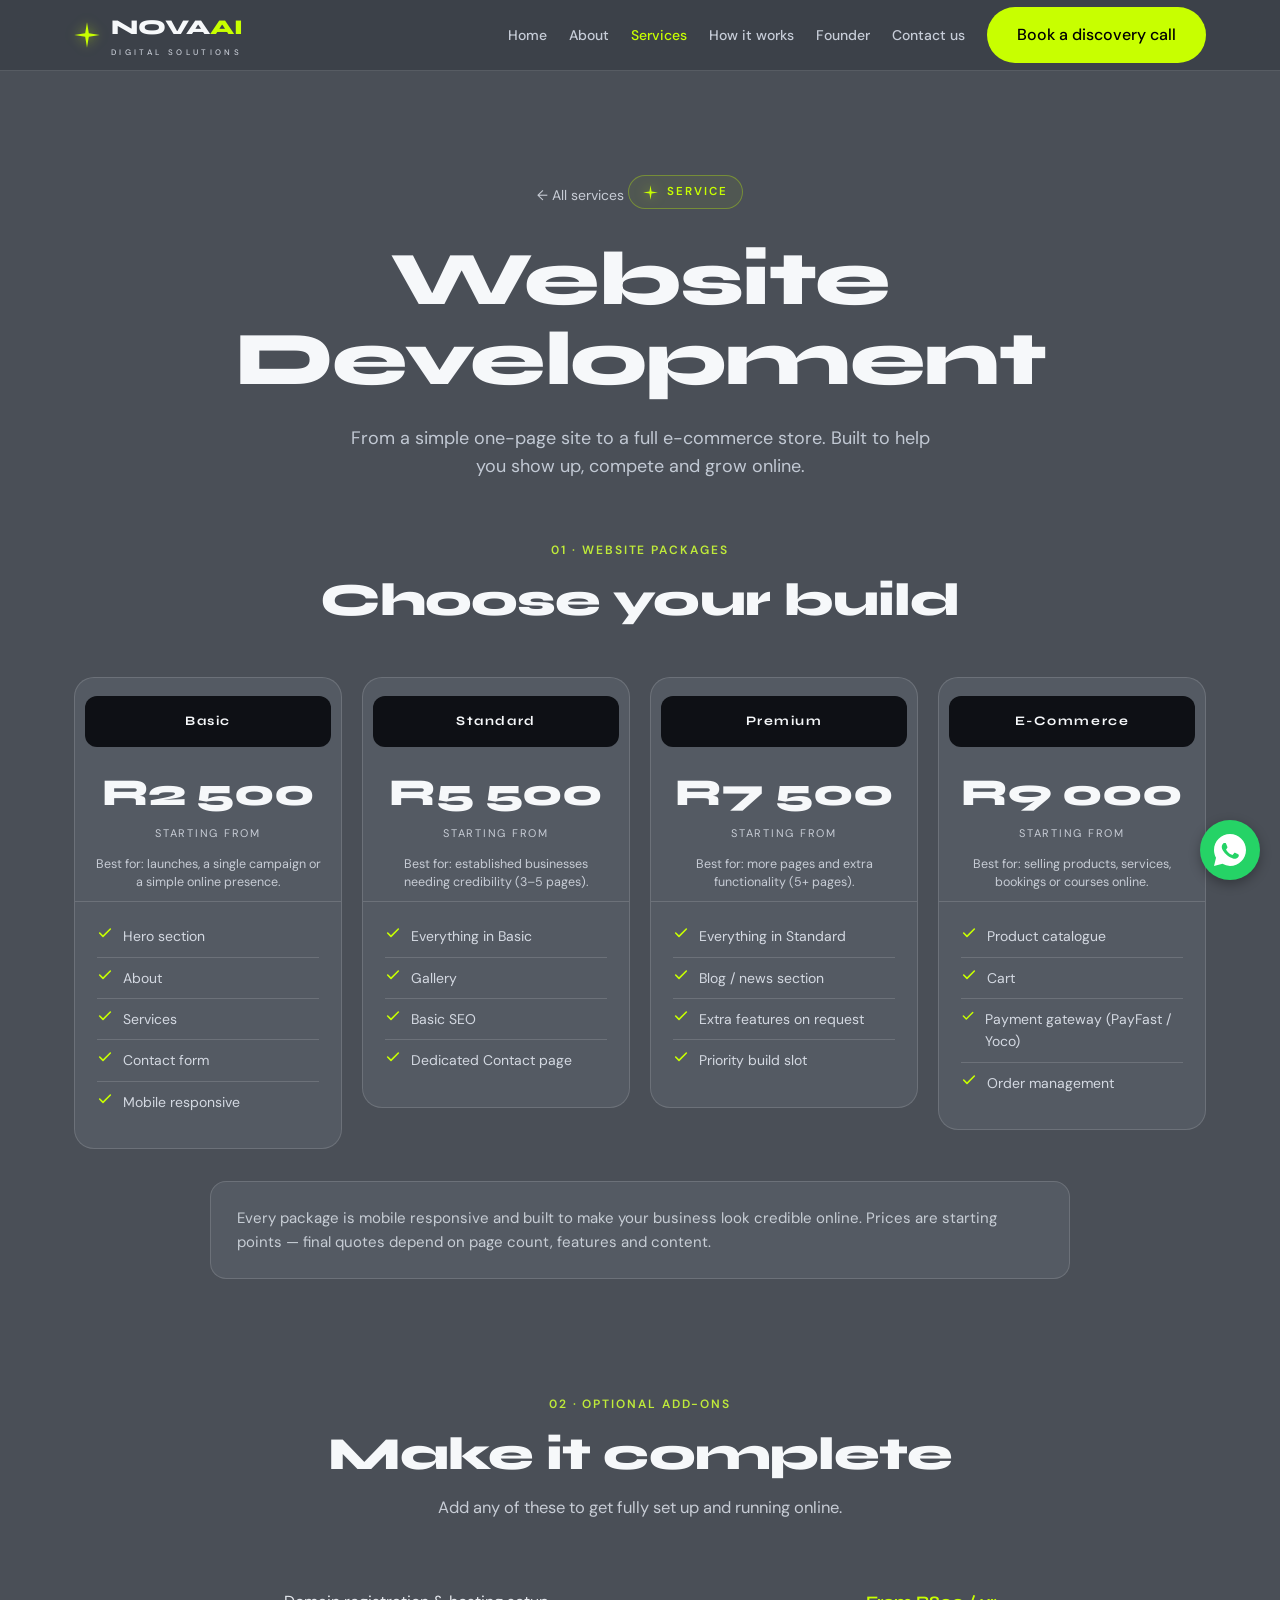
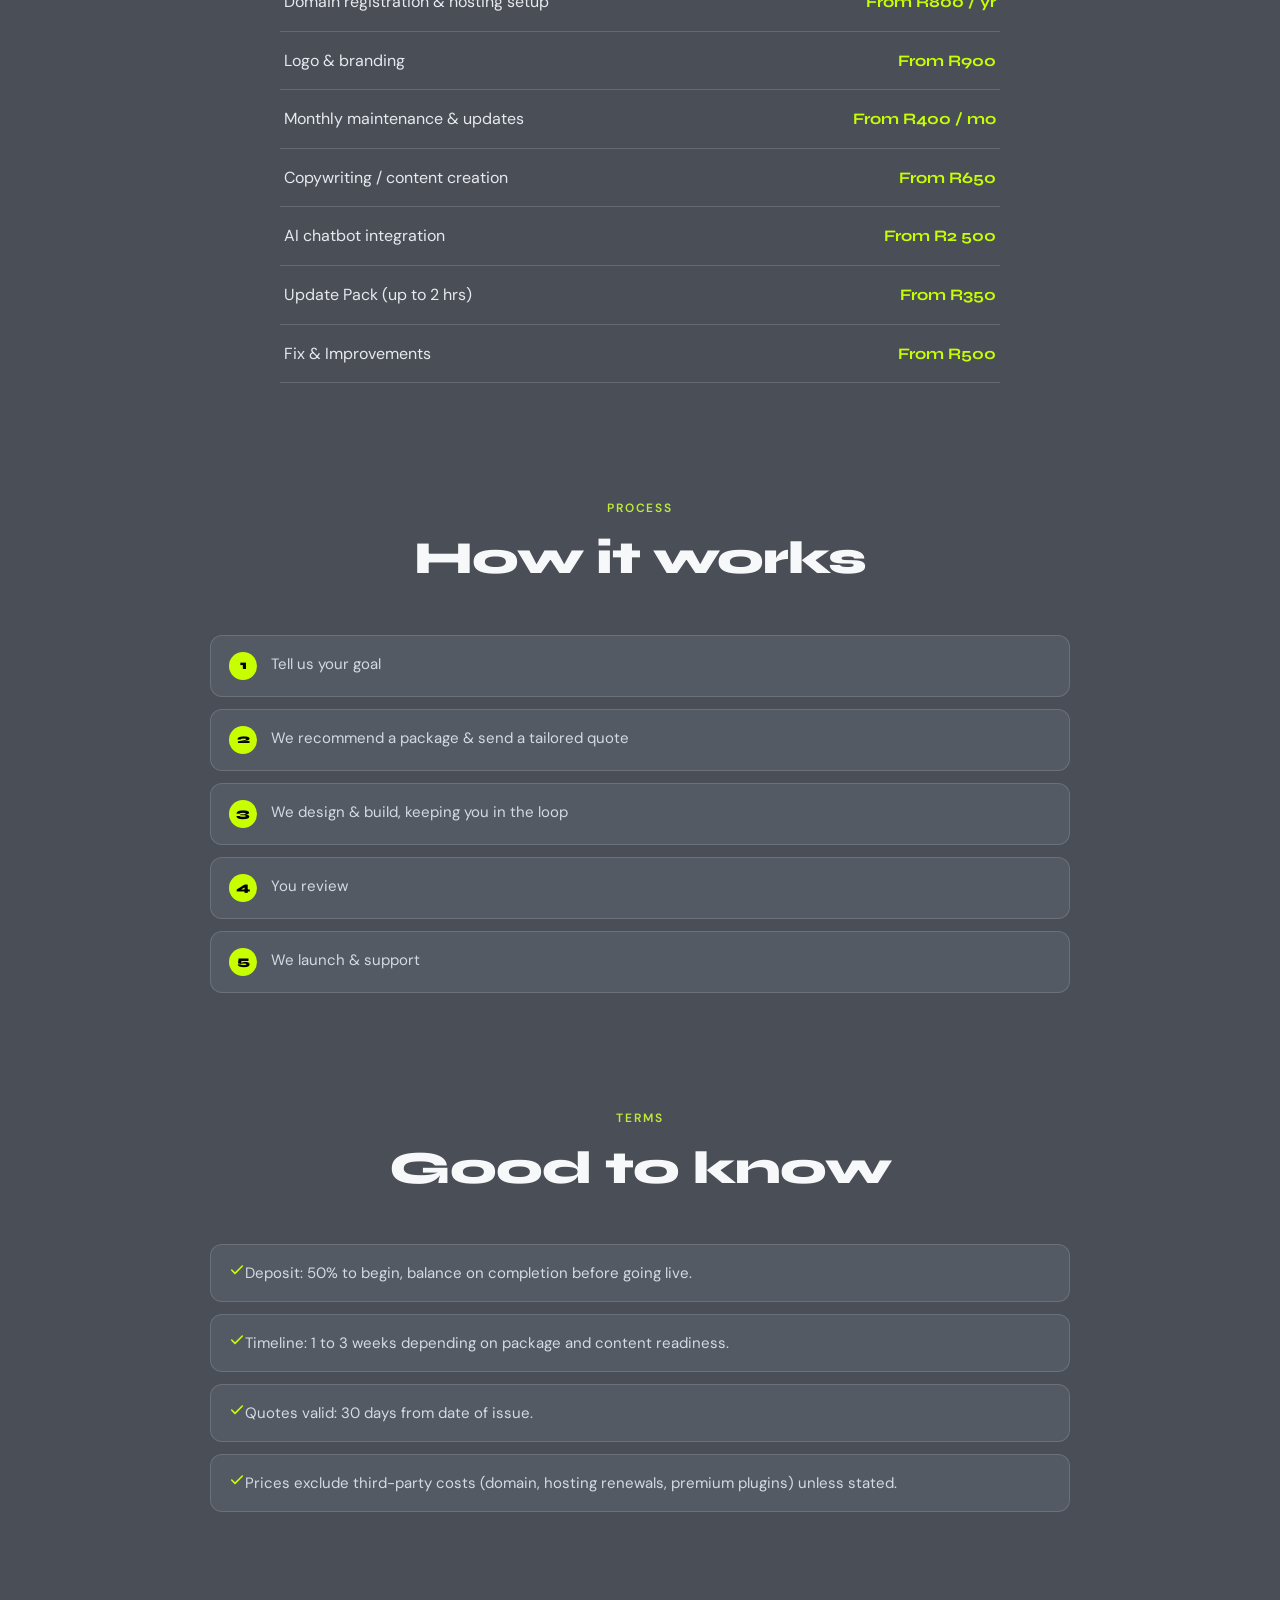
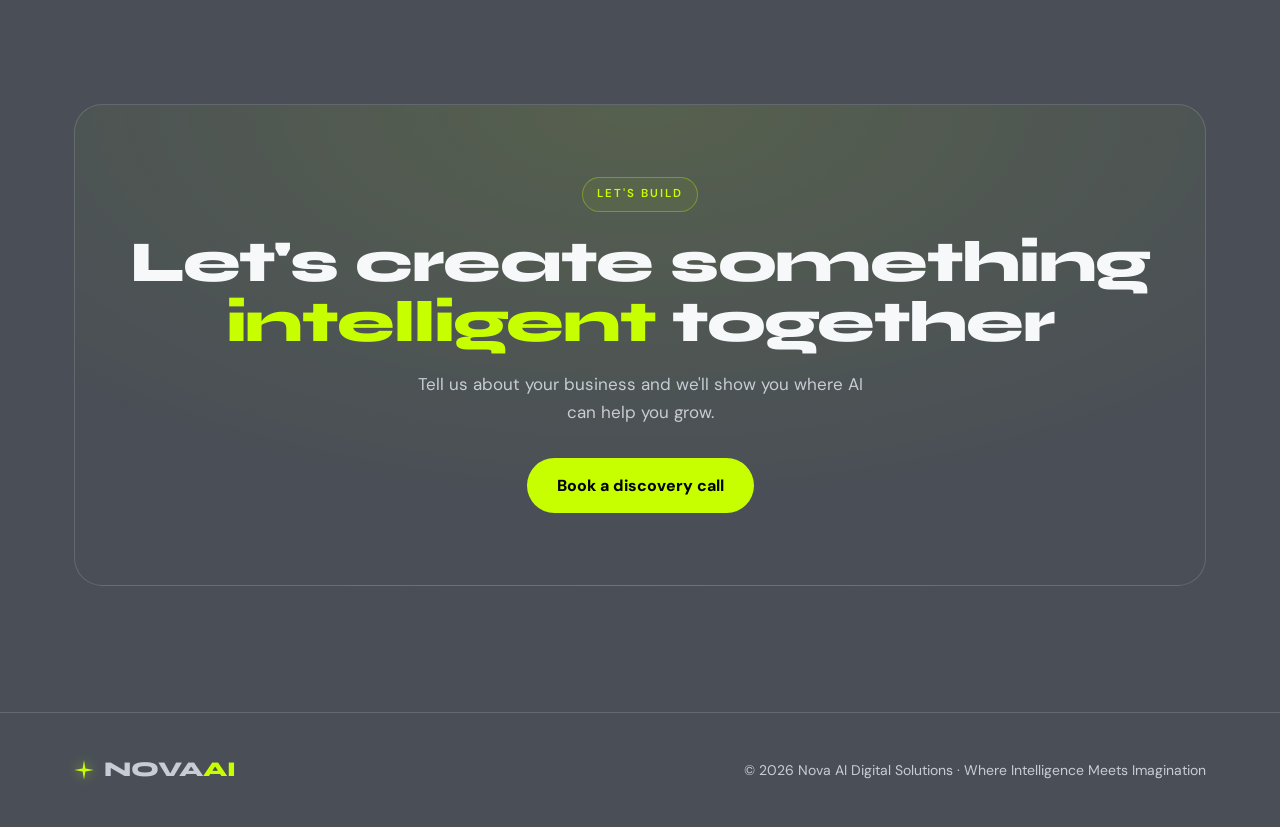
<file: service-web.html>
<!DOCTYPE html><html lang="en"><head>
  <link rel="icon" type="image/x-icon" href="favicon.ico">
<link rel="icon" type="image/png" sizes="32x32" href="favicon-32x32.png">
<link rel="icon" type="image/png" sizes="16x16" href="favicon-16x16.png">
<link rel="apple-touch-icon" href="apple-touch-icon.png">
  <meta charset="utf-8">
<meta name="viewport" content="width=device-width, initial-scale=1"><title>Website Development | Nova AI</title>
<meta name="description" content="From a simple one-page site to a full e-commerce store - built to help you show up, compete and grow online.">
<link rel="preconnect" href="https://fonts.googleapis.com"><link rel="preconnect" href="https://fonts.gstatic.com" crossorigin>
<link href="https://fonts.googleapis.com/css2?family=Syne:wght@600;700;800&family=DM+Sans:opsz,wght@9..40,400;9..40,500;9..40,600;9..40,700&display=swap" rel="stylesheet">
<link rel="stylesheet" href="css/styles.css"></head><body>
  <div id="page-loader" style="position:fixed;top:0;left:0;width:100%;height:100%;background:#0A0A0A;display:flex;align-items:center;justify-content:center;z-index:99999;transition:opacity 0.4s ease;">
  <img src="loader-star-final.png" alt="Loading" style="width:80px;height:80px;animation:novaSpin 1.2s linear infinite;">
</div>

<style>
@keyframes novaSpin {
  from { transform: rotate(0deg); }
  to { transform: rotate(360deg); }
}
</style>

<script>
window.addEventListener('load', function() {
  var loader = document.getElementById('page-loader');
  if (loader) {
    loader.style.opacity = '0';
    setTimeout(function() { loader.style.display = 'none'; }, 400);
  }
});
</script>
  <header><div class="wrap"><nav class="nav"><a href="index.html" class="logo"><svg class="star" width="26" height="26" viewBox="0 0 100 100"><path d="M50 1 L57 43 L99 50 L57 57 L50 99 L43 57 L1 50 L43 43 Z" fill="#C8FF00"/></svg><span>NOVA<span class="ai">AI</span><small>DIGITAL SOLUTIONS</small></span></a>
<div class="nav-links" id="nav"><a href="index.html">Home</a><a href="about.html">About</a><a href="index.html#services" class="active">Services</a><a href="index.html#how">How it works</a><a href="index.html#founder">Founder</a><a href="index.html#contact">Contact us</a>
<a class="btn btn-primary" href="https://wa.me/27713437221?text=Hi%20Nova%20AI%2C%20I%27d%20like%20to%20book%20a%20discovery%20call" style="font-size:16px;padding:15px 30px">Book a discovery call</a>
<button class="burger" id="burger" aria-label="Menu"><span></span><span></span><span></span></button>
</nav></div></header><section class="page-hero"><div class="wrap reveal" style="position:relative;z-index:2;text-align:center">
<a class="backlink" href="index.html#services">&larr; All services</a>
<span class="eyebrow"><svg class="star" width="15" height="15" viewBox="0 0 100 100"><path d="M50 1 L57 43 L99 50 L57 57 L50 99 L43 57 L1 50 L43 43 Z" fill="#C8FF00"/></svg> Service</span><h1>Website Development</h1><p>From a simple one-page site to a full e-commerce store. Built to help you show up, compete and grow online.</p></div></section><section class="section" style="padding-top:30px"><div class="wrap">
<div class="sec-head reveal"><div class="kicker">01 &middot; Website packages</div><h2>Choose your build</h2></div>
<div class="pricing four"><div class="ptier reveal"><div class="ph">Basic</div><div class="price">R2 500</div><div class="per">starting from</div><div class="pbest">Best for: launches, a single campaign or a simple online presence.</div><ul><li><svg class="ck" width="16" height="16" viewBox="0 0 24 24" fill="none" stroke="#C8FF00" stroke-width="2.4" stroke-linecap="round" stroke-linejoin="round"><path d="M20 6L9 17l-5-5"/></svg><span>Hero section</span></li><li><svg class="ck" width="16" height="16" viewBox="0 0 24 24" fill="none" stroke="#C8FF00" stroke-width="2.4" stroke-linecap="round" stroke-linejoin="round"><path d="M20 6L9 17l-5-5"/></svg><span>About</span></li><li><svg class="ck" width="16" height="16" viewBox="0 0 24 24" fill="none" stroke="#C8FF00" stroke-width="2.4" stroke-linecap="round" stroke-linejoin="round"><path d="M20 6L9 17l-5-5"/></svg><span>Services</span></li><li><svg class="ck" width="16" height="16" viewBox="0 0 24 24" fill="none" stroke="#C8FF00" stroke-width="2.4" stroke-linecap="round" stroke-linejoin="round"><path d="M20 6L9 17l-5-5"/></svg><span>Contact form</span></li><li><svg class="ck" width="16" height="16" viewBox="0 0 24 24" fill="none" stroke="#C8FF00" stroke-width="2.4" stroke-linecap="round" stroke-linejoin="round"><path d="M20 6L9 17l-5-5"/></svg><span>Mobile responsive</span></li></ul></div><div class="ptier reveal"><div class="ph">Standard</div><div class="price">R5 500</div><div class="per">starting from</div><div class="pbest">Best for: established businesses needing credibility (3–5 pages).</div><ul><li><svg class="ck" width="16" height="16" viewBox="0 0 24 24" fill="none" stroke="#C8FF00" stroke-width="2.4" stroke-linecap="round" stroke-linejoin="round"><path d="M20 6L9 17l-5-5"/></svg><span>Everything in Basic</span></li><li><svg class="ck" width="16" height="16" viewBox="0 0 24 24" fill="none" stroke="#C8FF00" stroke-width="2.4" stroke-linecap="round" stroke-linejoin="round"><path d="M20 6L9 17l-5-5"/></svg><span>Gallery</span></li><li><svg class="ck" width="16" height="16" viewBox="0 0 24 24" fill="none" stroke="#C8FF00" stroke-width="2.4" stroke-linecap="round" stroke-linejoin="round"><path d="M20 6L9 17l-5-5"/></svg><span>Basic SEO</span></li><li><svg class="ck" width="16" height="16" viewBox="0 0 24 24" fill="none" stroke="#C8FF00" stroke-width="2.4" stroke-linecap="round" stroke-linejoin="round"><path d="M20 6L9 17l-5-5"/></svg><span>Dedicated Contact page</span></li></ul></div><div class="ptier reveal"><div class="ph">Premium</div><div class="price">R7 500</div><div class="per">starting from</div><div class="pbest">Best for: more pages and extra functionality (5+ pages).</div><ul><li><svg class="ck" width="16" height="16" viewBox="0 0 24 24" fill="none" stroke="#C8FF00" stroke-width="2.4" stroke-linecap="round" stroke-linejoin="round"><path d="M20 6L9 17l-5-5"/></svg><span>Everything in Standard</span></li><li><svg class="ck" width="16" height="16" viewBox="0 0 24 24" fill="none" stroke="#C8FF00" stroke-width="2.4" stroke-linecap="round" stroke-linejoin="round"><path d="M20 6L9 17l-5-5"/></svg><span>Blog / news section</span></li><li><svg class="ck" width="16" height="16" viewBox="0 0 24 24" fill="none" stroke="#C8FF00" stroke-width="2.4" stroke-linecap="round" stroke-linejoin="round"><path d="M20 6L9 17l-5-5"/></svg><span>Extra features on request</span></li><li><svg class="ck" width="16" height="16" viewBox="0 0 24 24" fill="none" stroke="#C8FF00" stroke-width="2.4" stroke-linecap="round" stroke-linejoin="round"><path d="M20 6L9 17l-5-5"/></svg><span>Priority build slot</span></li></ul></div><div class="ptier reveal"><div class="ph">E-Commerce</div><div class="price">R9 000</div><div class="per">starting from</div><div class="pbest">Best for: selling products, services, bookings or courses online.</div><ul><li><svg class="ck" width="16" height="16" viewBox="0 0 24 24" fill="none" stroke="#C8FF00" stroke-width="2.4" stroke-linecap="round" stroke-linejoin="round"><path d="M20 6L9 17l-5-5"/></svg><span>Product catalogue</span></li><li><svg class="ck" width="16" height="16" viewBox="0 0 24 24" fill="none" stroke="#C8FF00" stroke-width="2.4" stroke-linecap="round" stroke-linejoin="round"><path d="M20 6L9 17l-5-5"/></svg><span>Cart</span></li><li><svg class="ck" width="16" height="16" viewBox="0 0 24 24" fill="none" stroke="#C8FF00" stroke-width="2.4" stroke-linecap="round" stroke-linejoin="round"><path d="M20 6L9 17l-5-5"/></svg><span>Payment gateway (PayFast / Yoco)</span></li><li><svg class="ck" width="16" height="16" viewBox="0 0 24 24" fill="none" stroke="#C8FF00" stroke-width="2.4" stroke-linecap="round" stroke-linejoin="round"><path d="M20 6L9 17l-5-5"/></svg><span>Order management</span></li></ul></div></div><div class="note-box reveal">Every package is mobile responsive and built to make your business look credible online. Prices are starting points — final quotes depend on page count, features and content.</div></div></section><section class="section" style="padding-top:20px"><div class="wrap">
<div class="sec-head reveal"><div class="kicker">02 &middot; Optional add-ons</div><h2>Make it complete</h2><p>Add any of these to get fully set up and running online.</p></div>
<div class="price-list"><div class="price-row reveal"><span class="nm">Domain registration &amp; hosting setup</span><span class="pr">From R800 / yr</span></div><div class="price-row reveal"><span class="nm">Logo &amp; branding</span><span class="pr">From R900</span></div><div class="price-row reveal"><span class="nm">Monthly maintenance &amp; updates</span><span class="pr">From R400 / mo</span></div><div class="price-row reveal"><span class="nm">Copywriting / content creation</span><span class="pr">From R650</span></div><div class="price-row reveal"><span class="nm">AI chatbot integration</span><span class="pr">From R2 500</span></div><div class="price-row reveal"><span class="nm">Update Pack (up to 2 hrs)</span><span class="pr">From R350</span></div><div class="price-row reveal"><span class="nm">Fix &amp; Improvements</span><span class="pr">From R500</span></div></div></div></section><section class="section" style="padding-top:20px"><div class="wrap">
<div class="sec-head reveal"><div class="kicker">Process</div><h2>How it works</h2></div>
<div class="steps-line"><div class="stepline reveal"><span class="n">1</span><span>Tell us your goal</span></div><div class="stepline reveal"><span class="n">2</span><span>We recommend a package &amp; send a tailored quote</span></div><div class="stepline reveal"><span class="n">3</span><span>We design &amp; build, keeping you in the loop</span></div><div class="stepline reveal"><span class="n">4</span><span>You review</span></div><div class="stepline reveal"><span class="n">5</span><span>We launch &amp; support</span></div></div></div></section><section class="section" style="padding-top:20px"><div class="wrap">
<div class="sec-head reveal"><div class="kicker">Terms</div><h2>Good to know</h2></div>
<div class="steps-line"><div class="stepline reveal"><span><svg class="ck" width="16" height="16" viewBox="0 0 24 24" fill="none" stroke="#C8FF00" stroke-width="2.4" stroke-linecap="round" stroke-linejoin="round"><path d="M20 6L9 17l-5-5"/></svg>Deposit: 50% to begin, balance on completion before going live.</span></div><div class="stepline reveal"><span><svg class="ck" width="16" height="16" viewBox="0 0 24 24" fill="none" stroke="#C8FF00" stroke-width="2.4" stroke-linecap="round" stroke-linejoin="round"><path d="M20 6L9 17l-5-5"/></svg>Timeline: 1 to 3 weeks depending on package and content readiness.</span></div><div class="stepline reveal"><span><svg class="ck" width="16" height="16" viewBox="0 0 24 24" fill="none" stroke="#C8FF00" stroke-width="2.4" stroke-linecap="round" stroke-linejoin="round"><path d="M20 6L9 17l-5-5"/></svg>Quotes valid: 30 days from date of issue.</span></div><div class="stepline reveal"><span><svg class="ck" width="16" height="16" viewBox="0 0 24 24" fill="none" stroke="#C8FF00" stroke-width="2.4" stroke-linecap="round" stroke-linejoin="round"><path d="M20 6L9 17l-5-5"/></svg>Prices exclude third-party costs (domain, hosting renewals, premium plugins) unless stated.</span></div></div></div></section><section class="section"><div class="wrap reveal"><div class="cta-band">
<span class="eyebrow">Let's build</span>
<h2 style="margin-top:20px">Let's create something <span class="lime">intelligent</span> together</h2>
<p>Tell us about your business and we'll show you where AI can help you grow.</p>
<a class="btn btn-primary" href="https://wa.me/27713437221?text=Hi%20Nova%20AI%2C%20I%27d%20like%20to%20book%20a%20discovery%20call" style="font-size:16px;padding:15px 30px">Book a discovery call</a>
</div></div></section><footer><div class="wrap"><div class="foot">
<a href="index.html" style="display:flex;align-items:center;gap:10px" class="logo"><svg class="star" width="20" height="20" viewBox="0 0 100 100"><path d="M50 1 L57 43 L99 50 L57 57 L50 99 L43 57 L1 50 L43 43 Z" fill="#C8FF00"/></svg><span style="font-family:Syne;font-weight:800">NOVA<span style="color:var(--lime)">AI</span></span></a>
<div>&copy; 2026 Nova AI Digital Solutions &middot; Where Intelligence Meets Imagination</div>
</div></div></footer><script src="js/main.js"></script>
<a href="https://wa.me/27713437221?text=Hi%20Nova%20AI%2C%20I%27d%20like%20to%20chat" 
   target="_blank" 
   style="position:fixed;bottom:20px;right:20px;background:#25D366;width:60px;height:60px;border-radius:50%;display:flex;align-items:center;justify-content:center;box-shadow:0 4px 12px rgba(0,0,0,0.3);z-index:9999;">
  <svg width="32" height="32" viewBox="0 0 24 24" fill="white">
    <path d="M12 0C5.373 0 0 5.373 0 12c0 2.121.553 4.114 1.522 5.84L0 24l6.335-1.652A11.95 11.95 0 0012 24c6.627 0 12-5.373 12-12S18.627 0 12 0zm6.29 16.99c-.263.738-1.517 1.41-2.096 1.492-.536.078-1.221.11-1.97-.124-.454-.14-1.037-.33-1.784-.646-3.14-1.356-5.19-4.52-5.348-4.73-.157-.21-1.28-1.703-1.28-3.25 0-1.547.812-2.31 1.1-2.626.288-.315.63-.393.84-.393.21 0 .42.002.604.011.194.01.454-.074.71.542.263.63.892 2.18.972 2.34.08.157.132.34.026.55-.105.21-.157.34-.315.524-.157.184-.33.41-.472.55-.157.157-.32.328-.137.643.184.315.816 1.348 1.752 2.184 1.203 1.073 2.218 1.406 2.533 1.564.315.157.5.13.683-.078.184-.21.79-.92.998-1.235.21-.315.42-.262.71-.157.288.105 1.83.863 2.144 1.02.315.157.525.235.605.367.078.132.078.762-.184 1.5z"/>
  </svg>
</a>
</body></html>
</file>
<file: css/styles.css>
:root{--bg:#4A4F57;--bg2:#42474F;--panel:#545A63;--panel2:#5C626B;--line:rgba(255,255,255,.14);
--lime:#C8FF00;--lime-dim:#BFEA3A;--text:#F6F8FA;--muted:#C7CCD5;--maxw:1180px;}
*{box-sizing:border-box;margin:0;padding:0}
html{scroll-behavior:smooth}
body{background:var(--bg);color:var(--text);font-family:"DM Sans",system-ui,sans-serif;line-height:1.6;-webkit-font-smoothing:antialiased;overflow-x:hidden}
h1,h2,h3{font-family:"Syne",sans-serif;line-height:1.05;letter-spacing:-.02em}
a{color:inherit;text-decoration:none}img{max-width:100%;display:block}
.wrap{max-width:var(--maxw);margin:0 auto;padding:0 24px}
.eyebrow{display:inline-flex;align-items:center;gap:9px;font-size:11.5px;font-weight:600;letter-spacing:.18em;text-transform:uppercase;color:var(--lime);border:1px solid rgba(200,255,0,.32);background:rgba(200,255,0,.05);padding:7px 14px;border-radius:999px}
.muted{color:var(--muted)}
.section{padding:96px 0;position:relative}
.sec-head{max-width:660px;margin:0 auto 52px;text-align:center}
.sec-head .kicker{font-size:12px;font-weight:600;letter-spacing:.16em;text-transform:uppercase;color:var(--lime-dim);margin-bottom:16px}
.sec-head h2{font-size:clamp(30px,4.4vw,46px);font-weight:800}
.sec-head p{margin-top:16px;color:var(--muted);font-size:16.5px}
.dots{position:absolute;width:170px;height:120px;opacity:.45;pointer-events:none;background-image:radial-gradient(rgba(255,255,255,.20) 1.3px,transparent 1.3px);background-size:15px 15px}
.star{filter:drop-shadow(0 0 6px rgba(200,255,0,.55))}
@keyframes pulse{0%,100%{transform:scale(1);opacity:1}50%{transform:scale(1.09);opacity:.8}}
@keyframes spin{to{transform:rotate(360deg)}}
.btn{display:inline-flex;align-items:center;gap:9px;font-weight:700;font-size:14.5px;padding:12px 22px;border-radius:999px;cursor:pointer;transition:transform .18s,box-shadow .18s,border-color .2s,color .2s;border:none}
.btn-primary{background:var(--lime);color:#000;font-weight:800}
.nav-links a.btn-primary,.nav-links a.btn-primary:hover{color:#000}
.btn-primary:hover{transform:translateY(-2px);box-shadow:0 10px 30px rgba(200,255,0,.28)}
.btn-ghost{background:transparent;color:var(--text);border:1px solid var(--line)}
.btn-ghost:hover{border-color:var(--lime);color:var(--lime)}
header{position:sticky;top:0;z-index:50;background:rgba(58,63,71,.82);backdrop-filter:blur(14px);border-bottom:1px solid var(--line)}
.nav{display:flex;align-items:center;justify-content:space-between;height:70px}
.logo{display:flex;align-items:center;gap:11px;font-family:"Syne";font-weight:800;font-size:21px;cursor:pointer}
.logo .ai{color:var(--lime)}
.logo small{display:block;font-family:"DM Sans";font-weight:500;font-size:8px;letter-spacing:.42em;color:var(--muted);margin-top:1px}
.nav-links{display:flex;align-items:center;gap:22px}
.nav-links a{font-size:14px;font-weight:500;color:#C7CDD8;transition:color .2s;cursor:pointer}
.nav-links a:hover,.nav-links a.active{color:var(--lime)}
.burger{display:none;flex-direction:column;gap:5px;background:none;border:0;cursor:pointer;padding:6px}
.burger span{width:24px;height:2px;background:var(--text);border-radius:2px}
/* home hero */
.hero{position:relative;padding:72px 0 90px;overflow:hidden}
.hero-grid{display:grid;grid-template-columns:1.05fr .95fr;gap:46px;align-items:center;position:relative;z-index:2}
.hero h1{font-size:clamp(40px,5.4vw,66px);font-weight:800;margin:20px 0 0;line-height:1.06}
.hero h1 .lime{color:var(--lime)}.hero h1 .line{display:block}
.hero p.lead{margin:22px 0 30px;font-size:17px;color:#D6DAE1;max-width:440px}
.hero-cta{display:flex;gap:13px;flex-wrap:wrap}
.hero-proof{display:flex;align-items:center;gap:14px;margin-top:36px}
.hero-proof .stars{display:flex;gap:3px}
.hero-proof .lbl{color:var(--muted);font-size:13px;max-width:200px;line-height:1.35}
.hero-visual{position:relative}
.hero-shot{width:100%;display:block;position:relative;z-index:1}
.bgword{position:absolute;right:-2%;top:12%;font-family:"Syne";font-weight:800;font-size:clamp(90px,12vw,170px);letter-spacing:-.04em;color:rgba(255,255,255,.05);z-index:0;pointer-events:none;white-space:nowrap;user-select:none}
.orbit{position:absolute;left:50%;top:52%;transform:translate(-50%,-50%) rotate(-12deg);z-index:1}
.hstar{position:absolute;right:20%;top:2%;width:46px;z-index:4;animation:pulse 4.5s ease-in-out infinite}
.dev{position:absolute;border-radius:18px;border:1px solid rgba(255,255,255,.16);box-shadow:0 30px 70px rgba(0,0,0,.5);z-index:2;overflow:hidden}
.dev-dash{width:330px;left:1%;top:50px;transform:rotate(-6deg);background:#21252D}
.dev-dash .topbar{display:flex;gap:6px;padding:12px 14px;border-bottom:1px solid var(--line);background:#181B22}
.dev-dash .topbar i{width:9px;height:9px;border-radius:50%;background:#3a3f48;display:block}
.dev-dash .topbar i:first-child{background:var(--lime)}
.dev-body{padding:16px}
.dev-body .r{display:flex;justify-content:space-between;align-items:center}
.dev-body .r .t{font-family:"Syne";font-weight:700;font-size:13px;color:#cfd4dc}
.dev-body .r .pill{font-size:10px;font-weight:700;color:#000;background:var(--lime);padding:3px 9px;border-radius:999px}
.tiles{display:grid;grid-template-columns:1fr 1fr;gap:10px;margin:14px 0}
.tile{background:#181B22;border:1px solid var(--line);border-radius:11px;padding:12px}
.tile .n{font-family:"Syne";font-weight:800;font-size:22px;color:#fff;line-height:1}
.tile .n em{color:var(--lime);font-style:normal;font-size:13px}
.tile .l{color:var(--muted);font-size:10.5px;margin-top:5px}
.spark{display:block;width:100%;height:46px}
.dev-phone{width:186px;right:3%;bottom:8px;transform:rotate(7deg);z-index:3;background:#181B22}
.dev-phone .ph-head{display:flex;align-items:center;gap:8px;padding:13px 14px;border-bottom:1px solid var(--line);font-family:"Syne";font-weight:700;font-size:12.5px}
.ph-body{padding:14px;display:flex;flex-direction:column;gap:9px}
.bub{max-width:82%;padding:8px 11px;border-radius:12px;font-size:11px;line-height:1.3}
.bub.in{background:#2A2F38;color:#dfe3ea;border-bottom-left-radius:3px}
.bub.out{background:var(--lime);color:#000;align-self:flex-end;font-weight:600;border-bottom-right-radius:3px}
.ph-send{margin:2px 14px 14px;background:var(--lime);color:#000;font-weight:800;font-size:11px;text-align:center;padding:9px;border-radius:9px}
.hero-inner{position:relative;z-index:2}
/* page hero (about) */
.page-hero{position:relative;padding:104px 0 30px;text-align:center;overflow:hidden}
.page-hero .bgstar{position:absolute;right:-80px;top:-30px;width:320px;opacity:.06}
.page-hero h1{font-size:clamp(40px,6.5vw,76px);font-weight:800;margin-top:20px}
.page-hero h1 .lime{color:var(--lime)}
.page-hero p{max-width:600px;margin:24px auto 0;color:#C2C9D4;font-size:18px}
.prose{max-width:760px;margin:0 auto;text-align:center}
.prose p{color:#C7CDD8;font-size:18px;margin-top:20px;line-height:1.7}
.prose .big{font-family:"Syne";font-weight:700;font-size:clamp(22px,2.6vw,28px);color:var(--text);line-height:1.4}
.prose .big em{color:var(--lime);font-style:normal}
/* stats */
.stats{display:grid;grid-template-columns:repeat(3,1fr);gap:18px}
.stat{background:var(--panel);border:1px solid var(--line);border-radius:16px;padding:28px 24px;text-align:center}
.stat .n{font-family:"Syne";font-weight:800;font-size:42px;color:var(--lime);letter-spacing:-.03em}
.stat .l{color:var(--muted);font-size:14px;margin-top:8px}
.trust-label{text-align:center;color:var(--muted);font-size:13px;letter-spacing:.16em;text-transform:uppercase;margin-bottom:30px;font-weight:600}
/* radial services */
.svc-radial{display:grid;grid-template-columns:1fr minmax(220px,290px) 1fr;gap:34px;align-items:center}
.svc-col{display:flex;flex-direction:column;gap:30px}
.svc-item{display:flex;align-items:center;gap:16px}
.svc-left .svc-item{flex-direction:row-reverse;text-align:right;justify-content:flex-end}
.svc-ic{flex:none;width:56px;height:56px;border-radius:50%;background:rgba(200,255,0,.09);border:1px solid rgba(200,255,0,.35);display:flex;align-items:center;justify-content:center;transition:background .2s,transform .2s}
.svc-item:hover .svc-ic{background:rgba(200,255,0,.18);transform:translateY(-3px)}
.svc-no{font-family:"Syne";font-weight:800;color:var(--lime);font-size:13px;letter-spacing:.12em}
.svc-tx h3{font-size:18px;font-weight:700;margin:3px 0 5px}
.svc-tx p{font-size:13.5px;color:var(--muted);line-height:1.5;max-width:235px}
.svc-left .svc-tx p{margin-left:auto}
.svc-core{display:flex;justify-content:center}
.ring{width:270px;height:270px;border-radius:50%;border:2px solid var(--lime);background:radial-gradient(circle at 50% 38%,rgba(200,255,0,.12),transparent 68%);display:flex;align-items:center;justify-content:center;position:relative;box-shadow:0 0 70px rgba(200,255,0,.13)}
.ring:after{content:"";position:absolute;inset:-14px;border-radius:50%;border:1px dashed rgba(200,255,0,.28);animation:spin 60s linear infinite}
.ring .inner{position:absolute;inset:20px;border-radius:50%;background:var(--panel);border:1px solid var(--line);display:flex;flex-direction:column;align-items:center;justify-content:center;text-align:center}
.ring .inner span{display:block;font-family:"Syne";font-weight:800;letter-spacing:.18em;font-size:15px;margin-top:10px}
.ring .inner small{color:var(--muted);font-size:10px;letter-spacing:.2em;margin-top:4px}
/* generic cards */
.cards{display:grid;grid-template-columns:repeat(3,1fr);gap:20px}
.card{background:linear-gradient(180deg,var(--panel),var(--bg2));border:1px solid var(--line);border-radius:18px;padding:30px 26px;transition:transform .22s,border-color .22s}
.card:hover{transform:translateY(-5px);border-color:rgba(200,255,0,.4)}
.card .ic{width:50px;height:50px;border-radius:13px;background:rgba(200,255,0,.10);display:flex;align-items:center;justify-content:center;margin-bottom:20px}
.card h3{font-size:20px;font-weight:700;margin-bottom:10px}
.card p{color:var(--muted);font-size:15px}
.vgrid{display:grid;grid-template-columns:repeat(2,1fr);gap:20px;max-width:920px;margin:0 auto}
.vcard{background:var(--panel);border:1px solid var(--line);border-radius:18px;padding:30px 28px;position:relative}
.vcard .vno{font-family:"Syne";font-weight:800;color:rgba(200,255,0,.35);font-size:34px;line-height:1}
.vcard h3{font-size:20px;font-weight:700;margin:14px 0 8px}
.vcard p{color:var(--muted);font-size:15px}
/* process */
.steps{display:grid;grid-template-columns:repeat(4,1fr);gap:20px}
.step{padding:30px 24px;background:var(--panel);border:1px solid var(--line);border-radius:16px}
.step .no{font-family:"Syne";font-weight:800;font-size:15px;color:#0A0C12;background:var(--lime);width:34px;height:34px;border-radius:50%;display:flex;align-items:center;justify-content:center;margin-bottom:18px}
.step h3{font-size:18px;font-weight:700;margin-bottom:8px}
.step p{color:var(--muted);font-size:14.5px}
/* founder */
.founder{display:grid;grid-template-columns:.85fr 1.15fr;gap:50px;align-items:center}
.founder .photo{border-radius:20px;overflow:hidden;border:1px solid var(--line);position:relative}
.founder-wrap{position:relative}
.founder-wrap:before{content:"";position:absolute;left:-20px;bottom:-20px;width:240px;height:240px;background:var(--lime);opacity:.10;border-radius:24px;z-index:0}
.founder>*{position:relative;z-index:1}
.founder .kicker{font-size:12px;font-weight:600;letter-spacing:.16em;text-transform:uppercase;color:var(--lime-dim)}
.founder h2{font-size:clamp(30px,4vw,44px);font-weight:800;margin-top:14px}
.founder .sig{color:var(--lime);font-family:"Syne";font-weight:700;margin-top:8px}
.founder p.body{margin-top:22px;font-size:17px;color:#C7CDD8}
.skills{margin-top:28px;display:grid;gap:14px;max-width:460px}
.skill .top{display:flex;justify-content:space-between;font-size:14px;font-weight:600;margin-bottom:6px}
.skill .bar{height:7px;border-radius:5px;background:var(--panel2);overflow:hidden}
.skill .fill{height:100%;background:var(--lime);border-radius:5px}
/* cta */
.cta-band{text-align:center;background:radial-gradient(120% 140% at 50% 0%,rgba(200,255,0,.10),transparent 60%);border:1px solid var(--line);border-radius:28px;padding:72px 30px}
.cta-band h2{font-size:clamp(32px,5vw,58px);font-weight:800}
.cta-band h2 .lime{color:var(--lime)}
.cta-band p{color:var(--muted);margin:18px auto 32px;max-width:460px;font-size:17px}
.contact-row{display:flex;gap:40px;justify-content:center;flex-wrap:wrap;margin-top:46px}
.contact-row .ci{display:flex;flex-direction:column;gap:4px}
.contact-row .ci .lab{font-size:12px;letter-spacing:.14em;text-transform:uppercase;color:var(--lime-dim);font-weight:600}
.contact-row .ci .val{font-family:"Syne";font-weight:700;font-size:17px}
footer{border-top:1px solid var(--line);padding:40px 0;margin-top:30px}
.foot{display:flex;justify-content:space-between;align-items:center;gap:20px;flex-wrap:wrap;color:var(--muted);font-size:14px}
.reveal{opacity:0;transform:translateY(26px);transition:opacity .7s ease,transform .7s ease}
.reveal.in{opacity:1;transform:none}
@media (prefers-reduced-motion:reduce){.reveal{opacity:1;transform:none;transition:none}.star,.ring:after,.crown{animation:none!important}}
@media(max-width:900px){
 .nav-links{display:none}
 .nav-links.open{display:flex;position:absolute;top:70px;left:0;right:0;flex-direction:column;background:var(--bg2);border-bottom:1px solid var(--line);padding:22px 24px;gap:18px}
 .burger{display:flex}
 .hero-grid{grid-template-columns:1fr;gap:34px}.hero-visual{margin-top:4px}
 .stats{grid-template-columns:1fr}.cards{grid-template-columns:1fr}.vgrid{grid-template-columns:1fr}
 .steps{grid-template-columns:1fr 1fr}.founder{grid-template-columns:1fr;gap:30px}
 .svc-radial{grid-template-columns:1fr;gap:24px}.svc-core{order:-1;margin-bottom:8px}.ring{width:210px;height:210px}
 .svc-left .svc-item{flex-direction:row;text-align:left;justify-content:flex-start}.svc-left .svc-tx p{margin-left:0}.svc-tx p{max-width:none}
}
@media(max-width:560px){.section{padding:70px 0}.hero{padding:40px 0 70px}.steps{grid-template-columns:1fr}.contact-row{gap:26px}
.hero-visual{margin-top:0}.dev-dash{width:268px;left:0}.dev-phone{width:158px;right:0}.bgword{font-size:88px}}

.svc-item{text-decoration:none;color:inherit}
.svc-more{display:inline-block;color:var(--lime);font-size:12px;font-weight:600;margin-top:6px;opacity:.85}
.svc-item:hover .svc-more{opacity:1}
.backlink{display:inline-flex;align-items:center;gap:6px;color:var(--muted);font-size:14px;margin-bottom:14px;text-decoration:none}
.backlink:hover{color:var(--lime)}
.pricing{display:grid;grid-template-columns:repeat(3,1fr);gap:20px;align-items:start}
.pricing.four{grid-template-columns:repeat(4,1fr)}
.ptier{position:relative;background:var(--panel);border:1px solid var(--line);border-radius:20px;padding:10px 0 26px}
.ptier.pop{border-color:var(--lime);box-shadow:0 0 0 1px var(--lime),0 24px 60px rgba(0,0,0,.32)}
.ribbon{position:absolute;top:12px;right:12px;background:var(--lime);color:#000;font-size:10px;font-weight:800;padding:4px 9px;border-radius:999px;letter-spacing:.03em}
.ptier .ph{margin:8px 10px;border-radius:12px;background:#0E1015;padding:15px;text-align:center;font-family:"Syne";font-weight:700;letter-spacing:.12em;font-size:13px}
.ptier.pop .ph{background:var(--lime);color:#000}
.ptier .price{font-family:"Syne";font-weight:800;font-size:38px;text-align:center;margin:16px 0 2px;letter-spacing:-.02em}
.ptier.pop .price{color:var(--lime)}
.ptier .per{text-align:center;color:var(--muted);font-size:11px;letter-spacing:.16em;text-transform:uppercase;margin-bottom:12px}
.pbest{color:var(--muted);font-size:12.5px;text-align:center;padding:0 20px 10px;line-height:1.45;border-bottom:1px solid var(--line)}
.ptier ul{list-style:none;padding:14px 22px 0;margin:0}
.ptier li{display:flex;gap:10px;align-items:flex-start;padding:9px 0;border-bottom:1px solid var(--line);font-size:14px;color:#D4D9E2}
.ptier li:last-child{border-bottom:0}
.ptier li b{color:#fff;font-weight:700}
.ptier .plabel{margin:18px 22px 0;text-align:center;padding:13px;border-radius:10px;font-family:"Syne";font-weight:800;letter-spacing:.1em;font-size:14px;border:1px solid var(--line);color:#E6E9EE}
.ptier.pop .plabel{background:var(--lime);color:#000;border-color:var(--lime)}
.price-list{max-width:720px;margin:0 auto}
.price-row{display:flex;justify-content:space-between;gap:16px;padding:16px 4px;border-bottom:1px solid var(--line)}
.price-row .nm{color:#E6E9EE}
.price-row .pr{font-family:"Syne";font-weight:700;color:var(--lime);white-space:nowrap}
.note-box{max-width:860px;margin:32px auto 0;background:var(--panel);border:1px solid var(--line);border-radius:16px;padding:24px 26px;color:#C7CDD5;font-size:15px;line-height:1.6}
.note-box b{color:var(--lime)}
.steps-line{max-width:860px;margin:0 auto;display:grid;gap:12px}
.stepline{display:flex;gap:14px;align-items:flex-start;background:var(--panel);border:1px solid var(--line);border-radius:12px;padding:16px 18px;color:#D4D9E2;font-size:15px}
.stepline .n{font-family:"Syne";font-weight:800;color:#000;background:var(--lime);width:28px;height:28px;border-radius:50%;display:flex;align-items:center;justify-content:center;flex:none;font-size:13px}
.incl-grid{display:grid;grid-template-columns:1fr 1fr;gap:12px;max-width:860px;margin:0 auto}
.incl{display:flex;gap:10px;align-items:flex-start;background:var(--panel);border:1px solid var(--line);border-radius:12px;padding:14px 16px;font-size:14.5px;color:#D4D9E2}
.dual{display:flex;gap:8px;justify-content:center;margin:12px 12px 6px}
.dp{flex:1;background:#0E1015;border:1px solid var(--line);border-radius:12px;padding:12px 6px;text-align:center}
.ptier.pop .dp{border-color:rgba(200,255,0,.4)}
.dp .dl{display:block;font-size:10px;letter-spacing:.1em;text-transform:uppercase;color:var(--muted)}
.dp .dv{display:block;font-family:"Syne";font-weight:800;font-size:19px;color:#fff;margin-top:4px}
.ptier.pop .dp .dv{color:var(--lime)}
.dp .dn{display:block;font-size:9px;letter-spacing:.12em;text-transform:uppercase;color:var(--muted);margin-top:2px}
.pmo{text-align:center;color:var(--lime);font-size:12px;font-weight:600;margin:2px 12px 10px}
@media(max-width:1000px){.pricing,.pricing.four{grid-template-columns:1fr 1fr}}
@media(max-width:640px){.pricing,.pricing.four{grid-template-columns:1fr}.incl-grid{grid-template-columns:1fr}}
</file>
